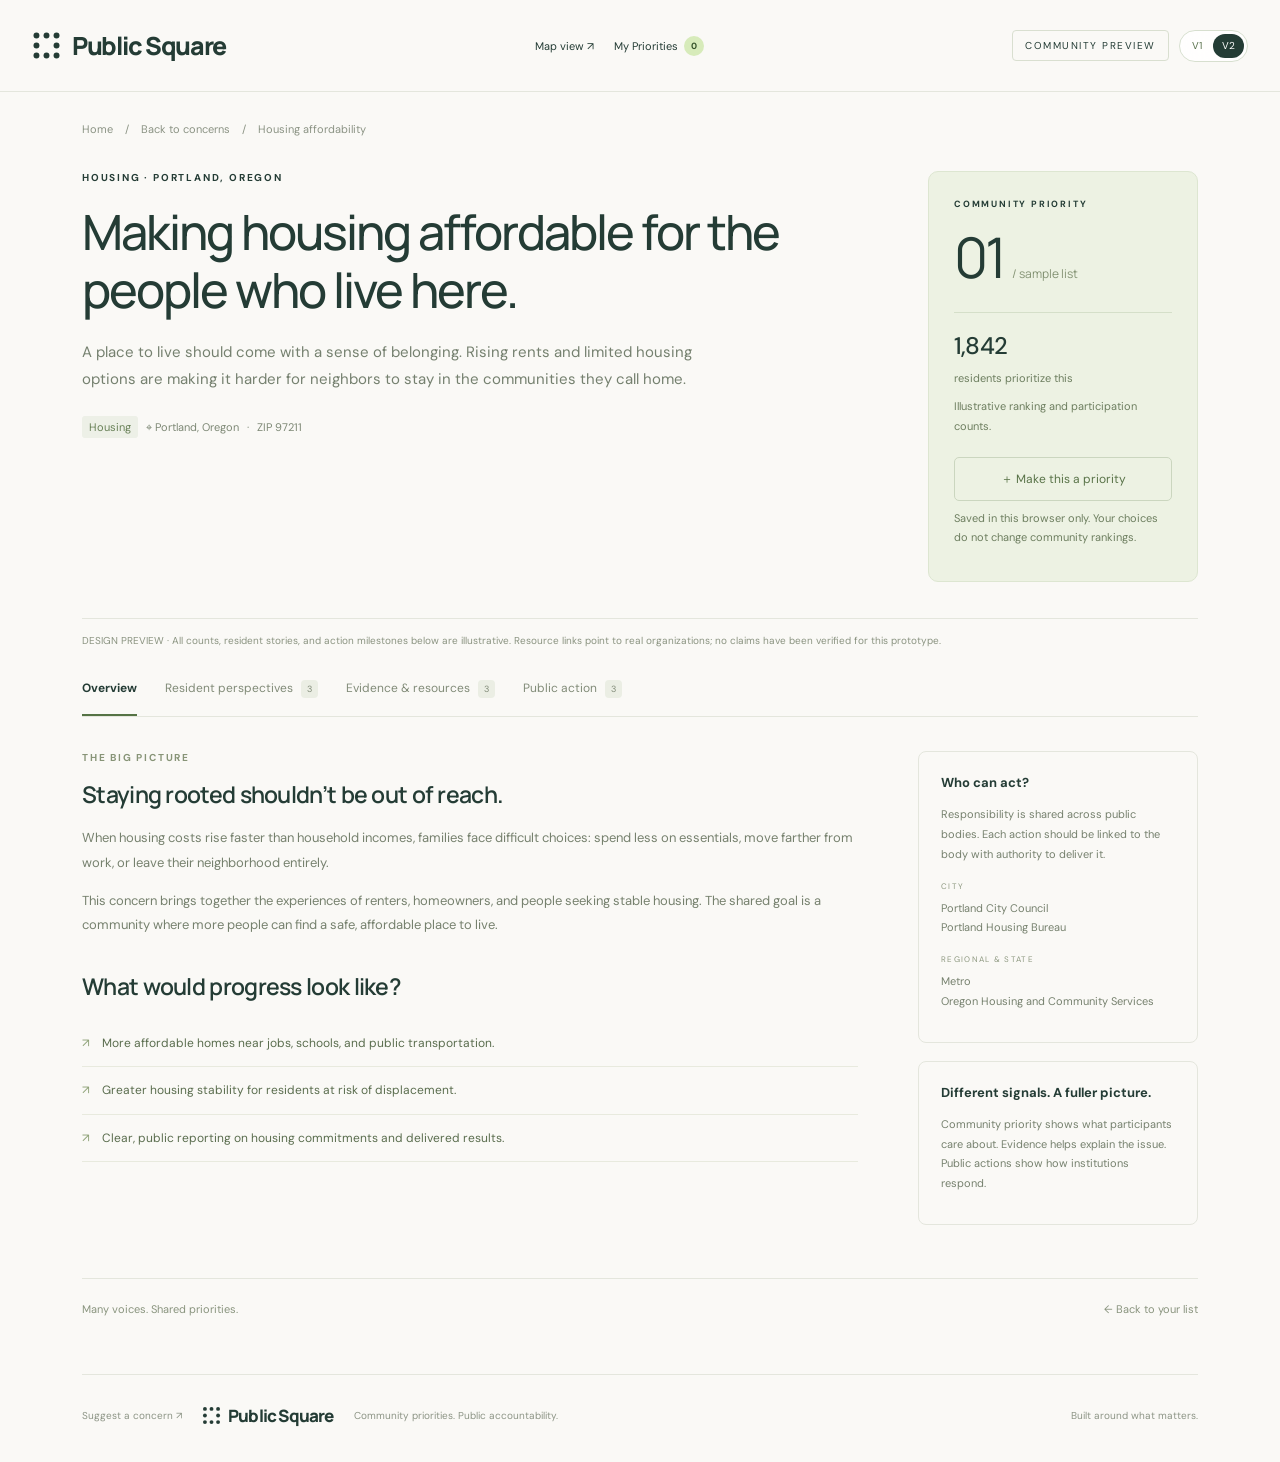
<file: concern.html>
<!doctype html><html lang="en"><head><meta charset="UTF-8"><meta name="viewport" content="width=device-width,initial-scale=1"><title>Housing affordability — Public Square</title><style>
@import url('https://fonts.googleapis.com/css2?family=DM+Sans:wght@400;450;500;550;600;650;700&family=Manrope:wght@400;500;600;650;700;750;800&display=swap');
:root{--paper:#faf9f6;--ink:#243c35;--muted:#7b827a;--line:#e4e6dd;--green:#c9ec8e}*{box-sizing:border-box}body{margin:0;background:var(--paper);color:var(--ink);font-family:'DM Sans',sans-serif;font-size:14px}button,input,select{font:inherit}a{color:inherit;text-decoration:none}.site-header{height:92px;margin:0 5%;display:flex;align-items:center;border-bottom:1px solid var(--line);gap:28px}.brand{font-family:Manrope,sans-serif;font-weight:800;font-size:25px;letter-spacing:-1.3px;display:flex;align-items:center}.brand-mark{font-size:35px;margin-right:10px;line-height:1}.brand-dot{color:#71904b}.header-note{color:var(--muted);font-size:12px}.preview-label{margin-left:auto;font-size:10px;letter-spacing:1.5px;border:1px solid #d9dfd0;padding:8px 12px;border-radius:4px}main{max-width:1160px;margin:auto;padding:0 32px}.intro{position:relative;padding:58px 0 31px;overflow:hidden}.eyebrow{font-size:10px;letter-spacing:1.8px;font-weight:700;display:flex;align-items:center;gap:8px}.eyebrow>span{width:6px;height:6px;border-radius:50%;background:#7e9b55}h1{font-family:Manrope,sans-serif;font-size:70px;line-height:1.12;letter-spacing:-3.8px;font-weight:500;margin:22px 0}h1 em{font-style:normal;background:linear-gradient(transparent 65%,var(--green) 65%,var(--green) 93%,transparent 93%)}.intro p{color:#747d74;font-size:14px;line-height:1.9}.intro-bottom{display:flex;align-items:center;gap:17px;margin-top:30px}.community{font-weight:600;font-size:12px}.community>span{font-size:20px;margin-right:5px}.demo-note{font-size:10px;color:#888f84;border-left:1px solid var(--line);padding-left:17px}.hero-art{position:absolute;right:4px;top:65px;width:410px;height:290px}.art-grid{position:absolute;inset:0;background-image:radial-gradient(#cbd2c1 1px,transparent 1px);background-size:19px 19px;mask-image:linear-gradient(to right,transparent,black 20%,black 80%,transparent)}.art-circle{position:absolute;width:215px;height:215px;border-radius:50%;background:#e7edda;left:110px;top:20px}.art-card{position:absolute;background:#fffefb;border:1px solid #dfe4d5;box-shadow:0 10px 25px #243c3509;border-radius:7px;padding:21px 16px;width:330px;font-size:12px;font-weight:550;display:flex;align-items:center;gap:16px}.art-card>span{font-size:11px;color:#839575}.art-card>b{margin-left:auto;font-size:18px;font-weight:400}.card-one{top:28px;left:15px;transform:rotate(-6deg)}.card-two{top:105px;left:63px;transform:rotate(3deg);background:#e6efce}.card-three{top:182px;left:28px;transform:rotate(-3deg)}.art-caption{position:absolute;bottom:0;left:92px;letter-spacing:1.7px;font-size:8px;color:#929b86}.priorities{border-top:1px solid var(--line);padding-top:34px}.section-heading{display:flex;justify-content:space-between;align-items:end;margin-bottom:24px}h2{font-family:Manrope,sans-serif;font-size:30px;letter-spacing:-1px;margin:8px 0 0;font-weight:600;display:flex;align-items:center;gap:12px}.count{font-family:'DM Sans',sans-serif;font-size:11px;background:#e8eddf;color:#66804f;border-radius:5px;padding:5px 8px;letter-spacing:0}.section-heading p{color:var(--muted);font-size:11px}.filters{display:flex;gap:12px;padding:17px;background:#eeefe8;border:1px solid #e4e7dc;border-radius:9px}.select-wrap{display:flex;flex-direction:column;gap:5px;background:var(--paper);border:1px solid #dfe3d8;border-radius:5px;padding:9px 12px;width:220px}.select-wrap>span{font-size:8px;letter-spacing:1.4px;color:#7e8676;font-weight:700}select{border:0;background:transparent;color:var(--ink);font-size:12px;width:100%;outline-offset:4px}.search-wrap{display:flex;align-items:center;gap:10px;margin-left:auto;border-bottom:1px solid #cdd3c3}.search-wrap>span{font-size:27px;color:#7b8574}input{background:transparent;border:0;min-width:0;width:175px;outline-offset:5px;font-size:12px;padding:12px 0;color:var(--ink)}.reset{border:0;background:none;font-size:10px;color:#7b8273;padding:6px;cursor:pointer}.list-labels{display:flex;justify-content:space-between;padding:24px 22px 12px;font-size:8px;font-weight:600;letter-spacing:1.4px;color:#89917f}.concern{display:flex;align-items:center;gap:22px;border-top:1px solid var(--line);padding:23px 20px;transition:background .15s}.concern:hover{background:#f0f2e9}.rank{font-family:Manrope,sans-serif;font-size:23px;font-weight:500;letter-spacing:-1px;width:32px;color:#a2ac98}.concern:first-child .rank{color:#537344}.concern-main{flex:1;min-width:0}.concern-title{border:0;padding:0;background:none;text-align:left;color:var(--ink);font-family:Manrope,sans-serif;font-size:16px;font-weight:650;letter-spacing:-.3px;cursor:pointer}.concern-title:hover{text-decoration:underline;text-underline-offset:4px}.concern-main p{font-size:12px;color:#7f867b;margin:7px 0 11px;line-height:1.6}.meta{display:flex;align-items:center;gap:12px;color:#87907e;font-size:9px}.tag{background:#edf0e7;padding:4px 7px;border-radius:3px;color:#688057}.priority-count{min-width:100px;text-align:right;font-size:18px;font-weight:500;letter-spacing:-.5px}.priority-count small{display:block;color:#939a8b;font-size:9px;font-weight:400;letter-spacing:0;margin-top:5px}.row-arrow{margin-left:10px;color:#94a087;font-size:20px}.list-footer{border-top:1px solid var(--line);display:flex;justify-content:space-between;padding:17px 0;font-size:10px;color:#8a9381}.invitation{margin:27px 0 42px;display:flex;gap:19px;align-items:center;background:#eaf0df;border-radius:8px;padding:26px 28px}.invitation-icon{font-size:40px;color:#78975b}.invitation h3{font-family:Manrope,sans-serif;font-size:17px;margin:0 0 6px;font-weight:600;letter-spacing:-.4px}.invitation p{font-size:11px;color:#7b8970;margin:0;line-height:1.7}.sample-badge{margin-left:auto;font-size:10px;color:#6a7f58}footer{display:flex;gap:20px;align-items:center;padding:24px 0 30px;border-top:1px solid var(--line);color:#8c9485;font-size:10px}.brand.small{font-size:17px;color:var(--ink);letter-spacing:-.8px}footer>span{margin-left:auto}.empty{padding:50px 20px;text-align:center;color:var(--muted)}dialog{border:1px solid var(--line);border-radius:14px;max-width:560px;width:calc(100% - 32px);padding:34px;background:var(--paper);color:var(--ink);box-shadow:0 20px 90px #14291f33}dialog::backdrop{background:#203c3566;backdrop-filter:blur(3px)}.close{float:right;border:0;background:none;font-size:25px;color:var(--ink);cursor:pointer}dialog h2{font-size:27px;margin:20px 0}dialog p{line-height:1.8;color:#737f6c}dialog .detail-note{font-size:12px;border-top:1px solid var(--line);padding-top:16px}button:focus-visible,a:focus-visible{outline:2px solid #67864c;outline-offset:5px}@media(min-width:1450px){main{max-width:1230px}.intro{padding-top:65px;padding-bottom:40px}}@media(max-width:900px){.hero-art{transform:scale(.75);transform-origin:right center;right:-15px}.intro p{max-width:380px}.header-note{display:none}.search-wrap{width:170px}input{width:130px}.select-wrap{width:180px}.sample-badge{display:none}}@media(max-width:650px){.site-header{height:75px;margin:0 22px}.brand{font-size:22px}.brand-mark{font-size:29px}.preview-label{font-size:7px;padding:7px;letter-spacing:1px}main{padding:0 22px}.intro{padding:36px 0 25px}.hero-art{display:none}h1{font-size:57px;letter-spacing:-3px}.intro p{font-size:13px}.intro-bottom{flex-wrap:wrap;gap:10px}.demo-note{font-size:9px}.section-heading{align-items:start;flex-direction:column;gap:9px}.section-heading p{margin:0}.filters{flex-wrap:wrap;padding:12px;gap:10px}.select-wrap{width:calc(50% - 5px)}.search-wrap{margin:0;flex:1}.search-wrap input{width:100%}.list-labels{padding-left:0;padding-right:0;font-size:7px}.concern{gap:12px;padding:22px 0}.rank{font-size:20px;width:25px}.concern-title{font-size:14px;line-height:1.5}.concern-main p{font-size:11px}.priority-count{font-size:16px;min-width:55px}.priority-count small{font-size:8px}.row-arrow{display:none}.meta{gap:8px;font-size:8px;flex-wrap:wrap}.list-footer>span:last-child{display:none}.invitation{padding:20px 17px;gap:12px}.invitation h3{font-size:15px}.invitation p{font-size:10px}footer{flex-wrap:wrap;gap:8px 15px}footer>span{display:none}footer p{font-size:9px}}

[hidden]{display:none!important}.filters{flex-wrap:wrap;align-items:stretch}.filters .select-wrap{flex:1 1 145px;width:auto;min-width:135px}.filters .search-wrap{flex:1 1 170px}.filters .search-wrap input{width:100%}.select-wrap input{width:100%;padding:0;font-size:12px}.filter-help{font-size:10px;color:var(--muted);line-height:1.6;margin:8px 2px}.filter-help:empty{display:none}.community #community-name{font-size:12px}

html{scroll-behavior:smooth}.landing-hero{min-height:100svh;position:relative;isolation:isolate;display:flex;flex-direction:column;background:#213d30;color:white;padding:0 5% 28px}.hero-photo,.hero-shade{position:absolute;inset:0;width:100%;height:100%;object-fit:cover;z-index:-2}.hero-photo{object-position:65% center}.hero-shade{z-index:-1;background:linear-gradient(90deg,#09251de0 0%,#10281e99 45%,#10281e22 100%),linear-gradient(0deg,#0c261ad9,transparent 60%)}.hero-header{display:flex;align-items:center;gap:30px;padding:28px 0;border-bottom:1px solid #ffffff30}.hero-header .brand{color:#fff}.hero-header .preview-label{border-color:#ffffff60;color:#fff}.hero-nav{font-size:12px;margin-left:auto}.hero-message{flex:1;padding:80px 0 60px;max-width:850px}.hero-message .eyebrow{color:#d4e8bb}.hero-message h1{font-size:clamp(48px,5.8vw,88px);line-height:1.1;letter-spacing:-3px;margin:26px 0}.hero-message h1 em{background:none;color:#d3ef9d}.hero-message p{font-size:16px;line-height:1.8;color:#ecf0e7;max-width:520px}.hero-link{display:inline-flex;gap:28px;align-items:center;font-size:12px;margin-top:22px}.hero-link span{border:1px solid #ffffff80;border-radius:50%;padding:8px 13px;font-size:20px}.hero-filter-panel{background:#faf9f6;color:var(--ink);border-radius:12px;padding:22px 24px;box-shadow:0 8px 45px #0002}.hero-filter-heading{display:flex;align-items:center;justify-content:space-between;gap:16px;margin-bottom:16px}.hero-filter-heading h2{font-size:22px;margin:0;letter-spacing:-.7px}.hero-filter-heading>span{font-size:11px;color:var(--muted)}.hero-filter-panel .filters{padding:0;border:0;background:none;gap:10px}.find-button{background:#d1ed9f;border:0;color:#233d2c;border-radius:5px;padding:16px 20px;font-weight:600;font-size:12px;cursor:pointer;display:flex;align-items:center;justify-content:center;gap:20px}.find-button:hover{background:#c1df8a}.hero-sample{font-size:9px;color:#8a9182;margin:12px 0 0}.hero-filter-panel .reset{display:none}#agenda{padding-top:45px}.priorities{border-top:0}.results-page main{padding-top:28px}.results-page .section-heading{margin-top:25px}.back-link{font-size:12px;color:#637a55}.results-page .filters{margin-top:20px}.results-page .find-button{display:none}.results-page .invitation{display:none}@media(max-width:650px){.landing-hero{padding:0 20px 20px}.hero-header{padding:22px 0;gap:12px}.hero-header .brand{font-size:21px}.hero-nav{display:none}.hero-message{padding:60px 0 45px}.hero-message h1{font-size:49px;letter-spacing:-2px}.hero-message p{font-size:13px}.hero-filter-panel{padding:18px}.hero-filter-heading{display:block}.hero-filter-heading h2{font-size:19px;margin-bottom:7px}.hero-filter-panel .select-wrap{min-width:110px;flex-basis:calc(50% - 5px)}.find-button{flex:1 1 100%}.hero-photo{object-position:60% center}.hero-shade{background:linear-gradient(90deg,#09251de8,#10281e55)}.hero-sample{line-height:1.7}.hero-header .preview-label{margin-left:auto;font-size:7px}.hero-message .eyebrow{font-size:8px}#agenda{padding-top:25px}}


.version-switcher{position:fixed;bottom:18px;right:20px;z-index:50;display:flex;align-items:center;gap:5px;padding:6px;background:#fffffff2;border:1px solid #d7dfcf;border-radius:40px;box-shadow:0 5px 25px #10271d26;font:11px 'DM Sans',sans-serif;color:#263e32;backdrop-filter:blur(12px)}.version-switcher>span{padding:0 9px;color:#7b8774;font-size:9px;letter-spacing:1px}.version-switcher a{display:block;border-radius:30px;padding:9px 13px;color:#58704b}.version-switcher a[aria-current=page]{background:#243c35;color:#fff}.version-switcher a:hover{background:#e7efd9;color:#243c35}@media(max-width:650px){.version-switcher{bottom:12px;right:12px}.version-switcher>span{display:none}footer{padding-bottom:75px}}

/* Compact version control shared by all screens. */
.header-controls{margin-left:auto;display:flex;align-items:center;gap:12px;flex-shrink:0}.header-controls .preview-label{margin-left:0;white-space:nowrap}.version-switcher{position:static;display:inline-flex;align-items:center;gap:2px;padding:3px;border:1px solid #d7dfcf;border-radius:30px;background:#ffffffd9;box-shadow:none;font:10px 'DM Sans',sans-serif;color:#263e32}.version-switcher a{display:block;padding:6px 9px;border-radius:20px;color:#58704b;line-height:1.2}.version-switcher a[aria-current=page]{background:#243c35;color:white}.version-switcher a:hover{background:#e7efd9;color:#243c35}.hero-header .version-switcher{background:#ffffff16;border-color:#ffffff65}.hero-header .version-switcher a{color:#fff}.hero-header .version-switcher a[aria-current=page]{background:#d3ef9d;color:#243c35}.hero-header .hero-nav{margin-left:auto}.hero-header .header-controls{margin-left:0}.landing-hero{padding-bottom:clamp(70px,10svh,120px)}.hero-message{padding-bottom:38px}.hero-filter-panel{margin-top:12px}@media(max-width:650px){.header-controls{gap:7px}.site-header,.hero-header{gap:10px}.site-header .brand,.hero-header .brand{font-size:18px;letter-spacing:-.8px}.site-header .brand-mark{font-size:24px;margin-right:6px}.header-controls .preview-label{font-size:6px;letter-spacing:.6px;padding:7px 5px}.version-switcher a{padding:6px 7px;font-size:9px}.hero-header .header-controls{margin-left:auto}.landing-hero{padding-bottom:48px}.hero-message{padding-top:45px;padding-bottom:30px}footer{padding-bottom:30px}}

.concern-page main{max-width:1180px;padding-top:30px}.breadcrumbs{font-size:11px;color:#8b9384;display:flex;gap:12px;align-items:center;margin-bottom:35px}.breadcrumbs a:hover{text-decoration:underline}.concern-heading{display:grid;grid-template-columns:1fr 270px;gap:65px;padding-bottom:36px}.concern-heading h1{font-size:clamp(33px,3.8vw,51px);line-height:1.2;letter-spacing:-2px;margin:19px 0;max-width:720px}.concern-lead{color:#75806f;font-size:15px;line-height:1.8;max-width:640px}.concern-context{display:flex;gap:8px;align-items:center;font-size:11px;color:#7d8875;margin-top:23px}.rank-card{background:#edf2e3;border:1px solid #dde6d1;border-radius:10px;padding:25px;align-self:start}.rank-card .eyebrow{font-size:9px;line-height:1.6}.rank-number{font-size:56px;letter-spacing:-3px;font-family:Manrope,sans-serif;line-height:1.3;margin:10px 0}.rank-number small{font-size:12px;letter-spacing:0;color:#839273}.rank-card p{color:#6d7e5f;font-size:11px;line-height:1.8;margin:8px 0}.rank-divider{border-top:1px solid #d5dfc9;margin-top:18px;padding-top:17px}.rank-card strong{font-size:24px;font-weight:500;letter-spacing:-.8px}.prototype-note{border-top:1px solid var(--line);padding:13px 0;color:#8a9380;font-size:10px;line-height:1.7}.concern-tabs{display:flex;gap:28px;border-bottom:1px solid var(--line);margin:0 0 34px;overflow-x:auto}.concern-tabs button{padding:18px 0;color:#818b78;border:0;border-bottom:2px solid transparent;background:none;white-space:nowrap;cursor:pointer;font-size:12px}.concern-tabs button[aria-selected=true]{border-color:#557345;color:#243c35;font-weight:700}.concern-tabs small{background:#ebeee4;padding:3px 6px;border-radius:4px;font-size:9px;margin-left:5px}.detail-layout{display:grid;grid-template-columns:1fr 280px;gap:60px}.detail-layout h2,.tab-panel h2{font-size:23px;letter-spacing:-.7px;margin:0 0 16px}.detail-layout p,.tab-panel .body-copy{font-size:13px;line-height:1.9;color:#76816e}.detail-section{margin-bottom:32px}.desired-outcomes{padding:0;list-style:none;margin:18px 0}.desired-outcomes li{display:flex;gap:12px;font-size:12px;color:#5a6d4e;padding:13px 0;border-bottom:1px solid #e8eade;line-height:1.7}.desired-outcomes li:before{content:'↗';color:#8da176}.sidebar-box{border:1px solid var(--line);padding:22px;border-radius:8px;margin-bottom:18px}.sidebar-box h3{font-size:13px;margin:0 0 14px}.sidebar-box p{font-size:11px;margin:8px 0;line-height:1.8}.sidebar-box a{font-size:11px;text-decoration:underline;text-underline-offset:4px;line-height:1.8}.sidebar-label{display:block;font-size:8px;letter-spacing:1.3px;color:#8e9981;margin:16px 0 5px}.perspective-card{border:1px solid var(--line);background:#fffefa;border-radius:9px;padding:24px;margin-bottom:16px}.person{display:flex;align-items:center;gap:10px;font-size:12px}.avatar{width:34px;height:34px;background:#e9eddf;color:#72835e;display:grid;place-items:center;border-radius:50%;font-size:11px}.person small{display:block;color:#94a087;font-size:9px;margin-top:3px}.perspective-card blockquote{font-size:15px;line-height:1.85;margin:18px 0;color:#506246}.perspective-card .tag{font-size:9px}.source-card{display:flex;gap:18px;border-top:1px solid var(--line);padding:23px 0;align-items:start}.source-icon{background:#edf0e6;padding:12px;border-radius:5px;font-size:19px;color:#7a8c64}.source-card h3{font-size:14px;margin:0 0 8px}.source-card p{font-size:12px;line-height:1.8;color:#7b8573;max-width:650px}.source-card a{font-size:11px;text-decoration:underline;text-underline-offset:4px}.source-card small{color:#8b9680;font-size:9px}.timeline{margin:28px 0 40px;padding-left:28px;border-left:1px solid #dbe3cf}.timeline-item{position:relative;padding:0 0 30px 5px}.timeline-item:before{content:'';position:absolute;left:-34px;top:5px;width:9px;height:9px;border-radius:50%;background:#b5ce90;border:2px solid var(--paper)}.timeline-item time{font-size:9px;letter-spacing:1.2px;color:#8c987d}.timeline-item h3{font-size:15px;margin:10px 0}.timeline-item p{font-size:12px;color:#7d8873;line-height:1.8}.status-chip{font-size:9px;background:#edf1e4;color:#6b8155;border-radius:4px;padding:5px 8px;display:inline-block}.tab-panel{min-height:390px}.panel-intro{display:flex;justify-content:space-between;align-items:start;gap:30px}.panel-intro .eyebrow{color:#8d987f;font-size:8px;margin-top:8px}.detail-bottom{margin:35px 0;padding:23px 0;border-top:1px solid var(--line);font-size:11px;color:#89947e;display:flex;justify-content:space-between}.concern-page .site-header{max-width:1350px;margin:auto;padding:0 32px}.concern-page .section-heading{margin:0}@media(max-width:700px){.concern-page main{padding:23px}.concern-page .site-header{padding:0 20px}.concern-heading{grid-template-columns:1fr;gap:20px}.concern-heading h1{font-size:36px;letter-spacing:-1.5px}.rank-card{display:grid;grid-template-columns:1fr 1fr;gap:0 15px;padding:20px}.rank-card .eyebrow{grid-column:1/-1}.rank-number{grid-row:2/4;font-size:44px}.rank-card .rank-divider{margin-top:0;padding-top:6px;border:0}.rank-card>p:last-child{grid-column:1/-1}.detail-layout{grid-template-columns:1fr;gap:10px}.concern-tabs{gap:23px}.concern-tabs button{font-size:11px}.panel-intro{display:block}.panel-intro .eyebrow{margin:0 0 20px}.breadcrumbs{font-size:9px;gap:8px;margin-bottom:26px}.concern-lead{font-size:13px}.detail-bottom{display:block;line-height:1.8}.person{font-size:11px}}
.atlas-link{font-size:11px;white-space:nowrap;margin-left:auto}.hero-header .atlas-link{color:white}.hero-header .hero-nav{display:none}@media(max-width:650px){.atlas-link{font-size:9px}.site-header .header-note{display:none}.header-controls .preview-label{display:none}.hero-header{gap:12px}.header-controls{margin-left:0}}
.brand .square-logo{width:32px;height:32px;flex-shrink:0;margin-right:10px}.brand{white-space:nowrap}.brand.small .square-logo{width:23px;height:23px;margin-right:7px}@media(max-width:650px){.brand .square-logo{width:25px;height:25px;margin-right:7px}.hero-header .brand{font-size:18px}}.brand .square-logo{width:29px;height:29px;margin-right:11px}.brand.small .square-logo{width:19px;height:19px}@media(max-width:650px){.brand .square-logo{width:23px;height:23px;margin-right:8px}.brand.small .square-logo{width:19px;height:19px}}

.priority-button{display:inline-flex;align-items:center;justify-content:center;gap:6px;background:transparent;border:1px solid #cbd6bf;border-radius:5px;padding:8px 11px;color:#597348;font-size:10px;cursor:pointer;margin-top:12px;line-height:1.5}.priority-button:hover{background:#e7efd9}.priority-button.is-priority{background:#d9eac0;border-color:#b3ca95;color:#344f29}.rank-card .priority-button{width:100%;font-size:12px;padding:12px}.priority-nav{white-space:nowrap;font-size:11px;display:flex;align-items:center;gap:6px}.priority-nav b{background:#d7ebba;color:#35522a;font-size:9px;border-radius:15px;padding:4px 6px;min-width:20px;text-align:center}.save-note{font-size:10px;color:#87947b;line-height:1.8}.priority-status{position:fixed;bottom:20px;left:50%;transform:translateX(-50%);background:#263f33;color:white;border-radius:7px;padding:13px 20px;font-size:12px;box-shadow:0 4px 20px #0002;z-index:100;max-width:calc(100% - 32px);width:max-content;pointer-events:none}.priority-status:empty{display:none}.priorities-intro{padding:38px 0 27px}.priorities-intro h1{font-size:45px;letter-spacing:-2px;margin:14px 0}.priorities-intro p{font-size:13px;color:#7b8970;line-height:1.9}.priority-budget{display:flex;align-items:center;gap:14px;padding:20px 24px;background:#eaf0df;border-radius:8px;margin-bottom:25px}.priority-budget strong{font-size:28px;font-weight:500}.priority-budget p{font-size:11px;color:#718462;line-height:1.8;margin:0}.saved-concern{display:flex;align-items:center;gap:20px;padding:25px 0;border-bottom:1px solid var(--line)}.saved-concern>div{flex:1}.saved-concern h2{font-size:18px;letter-spacing:-.5px;margin:12px 0 8px;line-height:1.5}.saved-concern p{font-size:12px;color:#7b8870;line-height:1.8}.remove-priority{border:1px solid #dce2d3;border-radius:5px;padding:10px 12px;background:none;font-size:11px;color:#7e8a72;cursor:pointer}.remove-priority:hover{background:#efece4;color:#654d36}.priority-empty{text-align:center;border:1px dashed #d3ddc8;border-radius:9px;padding:55px 20px;margin:20px 0 55px}.priority-empty>span{font-size:35px;color:#a5b88d}.priority-empty h2{justify-content:center;font-size:25px;margin-top:17px}.priority-empty p{font-size:13px;color:#869479;line-height:1.8}.priority-empty .find-button{display:inline-flex;margin-top:16px}.priorities-page footer{margin-top:45px}.priorities-page .back-link{display:inline-block;margin-top:28px}.hero-header .priority-nav{color:white}.site-header,.hero-header{gap:20px}.header-controls{gap:10px}@media(max-width:800px){.priority-nav{font-size:9px;gap:4px}.header-controls .preview-label{display:none}.site-header,.hero-header{gap:12px}.header-note{display:none}}@media(max-width:450px){.brand{font-size:17px!important;letter-spacing:-.6px!important}.brand .square-logo{width:21px!important;height:21px!important;margin-right:6px!important}.site-header,.hero-header{gap:9px}.priority-nav{font-size:8px}.atlas-link{font-size:8px}.header-controls{gap:3px}.version-switcher a{font-size:8px;padding:5px}.priorities-intro h1{font-size:35px}.saved-concern{align-items:start}.saved-concern h2{font-size:15px}.remove-priority{padding:8px;font-size:10px}.priority-budget{padding:16px}}
</style></head><body class="concern-page"><header class="site-header"><a class="brand" href="./"><svg class="square-logo" aria-hidden="true" viewBox="7 7 26 26" fill="none"><circle cx="11" cy="11" r="2.65" fill="currentColor"/><circle cx="20" cy="11" r="2.65" fill="currentColor"/><circle cx="29" cy="11" r="2.65" fill="currentColor"/><circle cx="11" cy="20" r="2.65" fill="currentColor"/><circle cx="29" cy="20" r="2.65" fill="currentColor"/><circle cx="11" cy="29" r="2.65" fill="currentColor"/><circle cx="20" cy="29" r="2.65" fill="currentColor"/><circle cx="29" cy="29" r="2.65" fill="currentColor"/></svg>Public Square</a><a class="atlas-link" href="map.html">Map view ↗</a><a class="priority-nav" href="priorities.html">My Priorities <b data-priority-count>0</b></a><div class="header-controls"><span class="preview-label">COMMUNITY PREVIEW</span><nav class="version-switcher" aria-label="Design version"><a href="v1.html" title="V1: Original design" >V1</a><a href="index.html" title="V2: Community design" aria-current="page">V2</a></nav></div></header>
<main><nav class="breadcrumbs" aria-label="Breadcrumb"><a href="./">Home</a><span>/</span><a href="results.html?level=city&state=Oregon&city=Portland">Portland priorities</a><span>/</span><span>Housing affordability</span></nav>
<section class="concern-heading"><div><div class="eyebrow">HOUSING · PORTLAND, OREGON</div><h1>Making housing affordable for the people who live here.</h1><p class="concern-lead">A place to live should come with a sense of belonging. Rising rents and limited housing options are making it harder for neighbors to stay in the communities they call home.</p><div class="concern-context"><span class="tag">Housing</span><span>⌖ Portland, Oregon</span><span>·</span><span>ZIP 97211</span></div></div><aside class="rank-card"><div class="eyebrow">COMMUNITY PRIORITY</div><div class="rank-number">01 <small>/ sample list</small></div><div class="rank-divider"><strong>1,842</strong><p>residents prioritize this</p></div><p>Illustrative ranking and participation counts.</p><button class="priority-button" data-priority="concern-1" aria-pressed="false">＋ Make this a priority</button><p class="save-note" data-save-note></p></aside></section>
<div class="prototype-note">DESIGN PREVIEW · All counts, resident stories, and action milestones below are illustrative. Resource links point to real organizations; no claims have been verified for this prototype.</div>
<div class="concern-tabs" role="tablist" aria-label="Explore this concern"><button id="tab-overview" role="tab" aria-selected="true" aria-controls="panel-overview" tabindex="0">Overview</button><button id="tab-perspectives" role="tab" aria-selected="false" aria-controls="panel-perspectives" tabindex="-1">Resident perspectives <small>3</small></button><button id="tab-evidence" role="tab" aria-selected="false" aria-controls="panel-evidence" tabindex="-1">Evidence & resources <small>3</small></button><button id="tab-actions" role="tab" aria-selected="false" aria-controls="panel-actions" tabindex="-1">Public action <small>3</small></button></div>
<section id="panel-overview" class="tab-panel" role="tabpanel" aria-labelledby="tab-overview" tabindex="0"><div class="detail-layout"><div><div class="detail-section"><div class="eyebrow" style="color:#879477;margin-bottom:14px">THE BIG PICTURE</div><h2>Staying rooted shouldn’t be out of reach.</h2><p>When housing costs rise faster than household incomes, families face difficult choices: spend less on essentials, move farther from work, or leave their neighborhood entirely.</p><p>This concern brings together the experiences of renters, homeowners, and people seeking stable housing. The shared goal is a community where more people can find a safe, affordable place to live.</p></div><div class="detail-section"><h2>What would progress look like?</h2><ul class="desired-outcomes"><li>More affordable homes near jobs, schools, and public transportation.</li><li>Greater housing stability for residents at risk of displacement.</li><li>Clear, public reporting on housing commitments and delivered results.</li></ul></div></div><aside><div class="sidebar-box"><h3>Who can act?</h3><p>Responsibility is shared across public bodies. Each action should be linked to the body with authority to deliver it.</p><span class="sidebar-label">CITY</span><p>Portland City Council<br>Portland Housing Bureau</p><span class="sidebar-label">REGIONAL & STATE</span><p>Metro<br>Oregon Housing and Community Services</p></div><div class="sidebar-box"><h3>Different signals. A fuller picture.</h3><p>Community priority shows what participants care about. Evidence helps explain the issue. Public actions show how institutions respond.</p></div></aside></div></section>
<section id="panel-perspectives" class="tab-panel" role="tabpanel" aria-labelledby="tab-perspectives" tabindex="0" hidden><div class="panel-intro"><div><h2>The people behind the priority.</h2><p class="body-copy">Personal experiences add context that numbers alone can’t capture.</p></div><span class="eyebrow">FICTIONAL STORIES FOR DESIGN ONLY</span></div><article class="perspective-card"><div class="person"><span class="avatar">AN</span><div>A neighbor renting in Portland<small>Illustrative resident perspective</small></div></div><blockquote>“I want to stay near my kids’ school and the neighbors we know. Every time our lease comes up, I wonder whether we’ll be able to.”</blockquote><span class="tag">Housing stability</span></article><article class="perspective-card"><div class="person"><span class="avatar">LW</span><div>A local worker<small>Illustrative resident perspective</small></div></div><blockquote>“A lower rent can mean a much longer commute. I’d like more options close to the places where people work.”</blockquote><span class="tag">Access to opportunity</span></article><article class="perspective-card"><div class="person"><span class="avatar">LN</span><div>A longtime neighbor<small>Illustrative resident perspective</small></div></div><blockquote>“We need more homes, and we need to help the people who are already here. I want to understand how proposed changes do both.”</blockquote><span class="tag">Neighborhood change</span></article></section>
<section id="panel-evidence" class="tab-panel" role="tabpanel" aria-labelledby="tab-evidence" tabindex="0" hidden><div class="panel-intro"><div><h2>A starting point for understanding.</h2><p class="body-copy">Explore primary resources. These links are starting points, not evidence for the illustrative counts on this page.</p></div><span class="eyebrow">PRIMARY RESOURCE DIRECTORY</span></div><article class="source-card"><span class="source-icon" aria-hidden="true">▤</span><div><small>LOCAL GOVERNMENT</small><h3>Portland Housing Bureau</h3><p>Explore city housing programs, policies, and reporting. Specific findings would be linked and reviewed before appearing as evidence.</p><a href="https://www.portland.gov/phb" target="_blank" rel="noopener noreferrer">Visit the Housing Bureau ↗</a></div></article><article class="source-card"><span class="source-icon" aria-hidden="true">▦</span><div><small>FEDERAL DATA</small><h3>U.S. Census Bureau · Data Explorer</h3><p>Look up housing costs, household income, and tenure by geography. A future evidence record would include the dataset, year, geography, and limitations.</p><a href="https://data.census.gov/" target="_blank" rel="noopener noreferrer">Explore Census data ↗</a></div></article><article class="source-card"><span class="source-icon" aria-hidden="true">↗</span><div><small>STATE GOVERNMENT</small><h3>Oregon Housing and Community Services</h3><p>Find information about statewide housing programs and resources.</p><a href="https://www.oregon.gov/ohcs/" target="_blank" rel="noopener noreferrer">Visit Oregon housing resources ↗</a></div></article></section>
<section id="panel-actions" class="tab-panel" role="tabpanel" aria-labelledby="tab-actions" tabindex="0" hidden><div class="panel-intro"><div><h2>From shared priorities to public action.</h2><p class="body-copy">Follow proposals, decisions, and delivery separately. Each real milestone will need a dated primary source.</p></div><span class="eyebrow">ILLUSTRATIVE TIMELINE · NOT ACTUAL EVENTS</span></div><div class="timeline"><article class="timeline-item"><time>EXAMPLE MILESTONE 01</time><h3>A housing proposal enters public review</h3><p>A proposed program is published for community input. A real entry would name its sponsor and link to the proposal.</p><span class="status-chip">Proposed · Example</span></article><article class="timeline-item"><time>EXAMPLE MILESTONE 02</time><h3>Funding is considered</h3><p>A budget decision is tracked separately from the proposal. Approval alone would not be recorded as completed housing.</p><span class="status-chip">Decision pending · Example</span></article><article class="timeline-item"><time>EXAMPLE MILESTONE 03</time><h3>Delivery is measured against the commitment</h3><p>Completed homes and access outcomes would be compared with published targets, with delays and missing information visible.</p><span class="status-chip">Awaiting evidence · Example</span></article></div></section>
<div class="detail-bottom"><span>Many voices. Shared priorities.</span><a href="results.html?level=city&state=Oregon&city=Portland">← Explore more Portland concerns</a></div>
<footer><a href="suggest.html">Suggest a concern ↗</a><a class="brand small" href="./"><svg class="square-logo" aria-hidden="true" viewBox="7 7 26 26" fill="none"><circle cx="11" cy="11" r="2.65" fill="currentColor"/><circle cx="20" cy="11" r="2.65" fill="currentColor"/><circle cx="29" cy="11" r="2.65" fill="currentColor"/><circle cx="11" cy="20" r="2.65" fill="currentColor"/><circle cx="29" cy="20" r="2.65" fill="currentColor"/><circle cx="11" cy="29" r="2.65" fill="currentColor"/><circle cx="20" cy="29" r="2.65" fill="currentColor"/><circle cx="29" cy="29" r="2.65" fill="currentColor"/></svg>Public Square</a><p>Community priorities. Public accountability.</p><span>Built around what matters.</span></footer></main>
<script>const concernDetails={"concern-2": {"title": "Safer streets for walking and biking", "description": "Everyone deserves a safe way to get to school, work, and back home.", "topic": "Transportation", "state": "Oregon", "city": "Portland", "zip": "97214", "priorities": 1567, "comments": 96, "sources": 18, "id": "concern-2", "headline": "Safer journeys, every day.", "overview": "Street design shapes whether people feel safe walking, rolling, or biking. Residents want crossings, speeds, and connections that work for everyday trips.", "outcomes": ["Safer crossings near schools and busy destinations.", "Connected routes for people walking, rolling, and biking.", "Public reporting on street improvements and safety outcomes."], "bodies": ["Portland Bureau of Transportation", "Oregon Department of Transportation"], "links": ["https://www.portland.gov/transportation", "https://www.oregon.gov/odot/"], "stories": ["\u201cGetting across a busy road should not be the hardest part of walking to school.\u201d", "\u201cA bike lane is most useful when it connects safely to the next one.\u201d", "\u201cI want crossings that work for people who need more time.\u201d"], "tags": ["School journeys", "Connected routes", "Accessible streets"], "milestones": ["A dangerous crossing is identified for review", "A street improvement proposal is considered", "Completed changes are evaluated for safer journeys"]}, "concern-3": {"title": "More support for neighbors experiencing homelessness", "description": "Building a compassionate, lasting response with shelter, services, and housing.", "topic": "Community care", "state": "Washington", "city": "Seattle", "zip": "98101", "priorities": 1439, "comments": 112, "sources": 31, "id": "concern-3", "headline": "Stability starts with a place to belong.", "overview": "Neighbors experiencing homelessness need pathways to stable housing alongside accessible services. Residents want a compassionate response with clear responsibilities and measurable follow-through.", "outcomes": ["More accessible shelter and routes into permanent housing.", "Coordinated outreach, healthcare, and practical support.", "Transparent reporting on housing stability over time."], "bodies": ["Seattle Human Services Department", "King County Regional Homelessness Authority"], "links": ["https://www.seattle.gov/human-services", "https://kcrha.org/"], "stories": ["\u201cFinding help should not mean starting over with a different office every time.\u201d", "\u201cA safe place tonight matters, and so does a stable home afterward.\u201d", "\u201cI want to understand which services are available and where the gaps are.\u201d"], "tags": ["Coordinated support", "Long-term stability", "Service access"], "milestones": ["A service gap is documented", "A coordinated response is proposed", "Housing stability outcomes are reviewed"]}, "concern-4": {"title": "Reliable public transit that connects our neighborhoods", "description": "Frequent service and better connections make everyday trips easier for everyone.", "topic": "Transportation", "state": "Washington", "city": "Seattle", "zip": "98103", "priorities": 1216, "comments": 74, "sources": 16, "id": "concern-4", "headline": "A dependable connection to everyday life.", "overview": "Transit connects residents to work, school, healthcare, and each other. Unreliable trips and missing connections can turn a short journey into a daily obstacle.", "outcomes": ["Frequent and dependable routes throughout the day.", "Accessible stops and simpler connections between services.", "Clear reporting on reliability and neighborhood access."], "bodies": ["King County Metro", "Sound Transit"], "links": ["https://kingcounty.gov/en/dept/metro", "https://www.soundtransit.org/"], "stories": ["\u201cI build extra time into every trip because I cannot afford to miss a connection.\u201d", "\u201cEvening service matters to people who do not work nine to five.\u201d", "\u201cA nearby stop is only useful if I can reach it safely.\u201d"], "tags": ["Reliability", "Service hours", "Accessible stops"], "milestones": ["A route reliability problem is documented", "A service adjustment enters review", "On-time performance is tracked after changes"]}, "concern-5": {"title": "Parks and public spaces that feel welcoming to everyone", "description": "Clean, accessible places to play, gather, and spend time outside.", "topic": "Public spaces", "state": "Oregon", "city": "Eugene", "zip": "97401", "priorities": 1084, "comments": 63, "sources": 12, "id": "concern-5", "headline": "Room to gather. Space to belong.", "overview": "Parks and shared spaces support play, rest, and connection. Residents want welcoming places that are cared for and accessible to people of different ages and abilities.", "outcomes": ["Accessible paths, facilities, and play spaces.", "Consistent maintenance and responsive repairs.", "Fair access to green space across neighborhoods."], "bodies": ["Eugene Parks and Open Space", "Eugene Recreation"], "links": ["https://www.eugene-or.gov/185/Parks-and-Open-Space", "https://www.eugene-or.gov/132/Recreation"], "stories": ["\u201cOur park is where we meet neighbors. Keeping it welcoming makes a difference.\u201d", "\u201cAn accessible path lets more of our family enjoy the same space.\u201d", "\u201cI would like to know when reported maintenance problems will be addressed.\u201d"], "tags": ["Community connection", "Access for everyone", "Maintenance"], "milestones": ["A park accessibility need is recorded", "An improvement plan is considered", "Completed work is reviewed with park users"]}, "concern-6": {"title": "Keeping our local businesses and main streets thriving", "description": "Supporting the neighborhood places that bring jobs, character, and connection.", "topic": "Community care", "state": "California", "city": "Sacramento", "zip": "95814", "priorities": 967, "comments": 58, "sources": 9, "id": "concern-6", "headline": "Neighborhood places worth investing in.", "overview": "Local businesses bring services, jobs, and gathering places to a neighborhood. Residents want thriving main streets where independent businesses can serve their communities over time.", "outcomes": ["Practical support for local and independent businesses.", "Welcoming, accessible neighborhood commercial streets.", "Transparent evaluation of business support programs."], "bodies": ["City of Sacramento", "U.S. Small Business Administration"], "links": ["https://www.cityofsacramento.gov/", "https://www.sba.gov/"], "stories": ["\u201cThe shops we walk to are part of what makes this feel like home.\u201d", "\u201cRunning a small business means balancing rising costs with what neighbors can afford.\u201d", "\u201cGood access by foot, transit, and car helps more people reach local shops.\u201d"], "tags": ["Neighborhood identity", "Business stability", "Access"], "milestones": ["Main street challenges are documented", "A local business support program is proposed", "Program reach and neighborhood outcomes are reviewed"]}, "concern-7": {"title": "Cleaner rivers and a healthier urban environment", "description": "Protecting our waterways, expanding tree cover, and preparing for hotter summers.", "topic": "Environment", "state": "California", "city": "San Francisco", "zip": "94103", "priorities": 852, "comments": 41, "sources": 22, "id": "concern-7", "headline": "A healthier environment, close to home.", "overview": "Water quality, urban trees, and heat affect daily life across neighborhoods. Residents want environmental improvements that protect shared resources and reach the places most in need.", "outcomes": ["Cleaner waterways and transparent environmental monitoring.", "More shade and tree cover where heat exposure is highest.", "Visible progress on neighborhood environmental commitments."], "bodies": ["San Francisco Environment Department", "U.S. Environmental Protection Agency"], "links": ["https://www.sfenvironment.org/", "https://www.epa.gov/"], "stories": ["\u201cMore shade would make summer walks much easier in our neighborhood.\u201d", "\u201cI want clear information about the health of our local waterways.\u201d", "\u201cPlanting trees matters, but caring for them afterward matters too.\u201d"], "tags": ["Heat resilience", "Water quality", "Long-term care"], "milestones": ["A neighborhood environmental need is identified", "A restoration or tree canopy plan is considered", "Monitoring results and completed work are published"]}, "concern-8": {"title": "More affordable childcare for working families", "description": "Helping families find dependable care close to where they live and work.", "topic": "Community care", "state": "California", "city": "Sacramento", "zip": "95816", "priorities": 731, "comments": 49, "sources": 11, "id": "concern-8", "headline": "Care that helps families thrive.", "overview": "Accessible childcare helps parents work and children learn. Families want dependable care that fits their schedules, budgets, and neighborhoods.", "outcomes": ["More affordable childcare options near families and workplaces.", "Support for a stable, qualified childcare workforce.", "Clear information about availability and assistance."], "bodies": ["California Department of Social Services \u00b7 Child Care", "ChildCare.gov"], "links": ["https://www.cdss.ca.gov/inforesources/child-care-and-development", "https://childcare.gov/"], "stories": ["\u201cFinding care that fits our work hours has been harder than we expected.\u201d", "\u201cCost is one part of the challenge. Knowing there is a dependable place matters too.\u201d", "\u201cProviders need support as well if we want more stable care options.\u201d"], "tags": ["Work schedules", "Affordability", "Provider stability"], "milestones": ["A childcare availability gap is documented", "A support or capacity program enters review", "Access and affordability outcomes are evaluated"]}};
const concernQuery=new URLSearchParams(location.search);
const concernId=concernQuery.get('id')||'concern-1';
const currentConcern=concernDetails[concernId];
const escapeText=value=>String(value).replace(/[&<>"']/g,char=>({'&':'&amp;','<':'&lt;','>':'&gt;','"':'&quot;',"'":'&#39;'}[char]));
if(currentConcern){
 const c=currentConcern;document.title=`${c.title} — Public Square`;
 document.querySelector('.concern-heading h1').textContent=c.title;
 document.querySelector('.concern-heading .eyebrow').textContent=`${c.topic} · ${c.city}, ${c.state}`;
 document.querySelector('.concern-lead').textContent=c.description;
 document.querySelector('.concern-context').innerHTML=`<span class="tag">${c.topic}</span><span>⌖ ${c.city}, ${c.state}</span><span>·</span><span>ZIP ${c.zip}</span>`;
 document.querySelector('.rank-number').innerHTML=`${String(Number(c.id.split('-')[1])).padStart(2,'0')} <small>/ sample list</small>`;
 document.querySelector('.rank-divider strong').textContent=c.priorities.toLocaleString('en-US');
 document.querySelector('.rank-card [data-priority]').dataset.priority=c.id;
 document.querySelector('.breadcrumbs>span:last-child').textContent=c.topic;
 document.querySelector('#panel-overview').innerHTML=`<div class="detail-layout"><div><div class="detail-section"><div class="eyebrow" style="margin-bottom:14px">THE BIG PICTURE</div><h2>${c.headline}</h2><p>${c.overview}</p><p>This prototype brings together personal experiences, resource links, and an illustrative action timeline. The examples show how a community could track this concern; they are not verified local findings.</p></div><div class="detail-section"><h2>What would progress look like?</h2><ul class="desired-outcomes">${c.outcomes.map(o=>`<li>${o}</li>`).join('')}</ul></div></div><aside><div class="sidebar-box"><h3>Who can act?</h3><p>Potential organizations to research for this concern. Authority depends on the specific proposal.</p>${c.bodies.map(b=>`<p>${b}</p>`).join('')}</div><div class="sidebar-box"><h3>Different signals. A fuller picture.</h3><p>Priority reflects what participants care about. Evidence explains the issue. Public actions show institutional response.</p></div></aside></div>`;
 document.querySelector('#panel-perspectives').innerHTML=`<div class="panel-intro"><div><h2>The people behind the priority.</h2><p class="body-copy">Personal experiences add context that numbers alone can’t capture.</p></div><span class="eyebrow">FICTIONAL STORIES FOR DESIGN ONLY</span></div>${c.stories.map((story,i)=>`<article class="perspective-card"><div class="person"><span class="avatar">${i+1}</span><div>A community perspective<small>Illustrative story · ${c.city}</small></div></div><blockquote>${story}</blockquote><span class="tag">${c.tags[i]}</span></article>`).join('')}`;
 document.querySelector('#panel-evidence').innerHTML=`<div class="panel-intro"><div><h2>A starting point for understanding.</h2><p class="body-copy">These primary resource directories are starting points, not evidence for the sample counts.</p></div><span class="eyebrow">RESOURCE DIRECTORY</span></div>${c.bodies.map((body,i)=>`<article class="source-card"><span class="source-icon" aria-hidden="true">▤</span><div><small>PUBLIC RESOURCE</small><h3>${body}</h3><p>Explore programs, reports, and responsibilities related to ${c.topic.toLowerCase()}. Specific findings will need dated sources and review.</p><a href="${c.links[i]}" target="_blank" rel="noopener noreferrer">Explore resources ↗</a></div></article>`).join('')}`;
 document.querySelector('#tab-evidence small').textContent=c.links.length;
 document.querySelector('#panel-actions').innerHTML=`<div class="panel-intro"><div><h2>From shared priorities to public action.</h2><p class="body-copy">Track proposals, decisions, and delivery separately. Real entries will need a dated primary source.</p></div><span class="eyebrow">ILLUSTRATIVE TIMELINE · NOT ACTUAL EVENTS</span></div><div class="timeline">${c.milestones.map((milestone,i)=>`<article class="timeline-item"><time>EXAMPLE MILESTONE ${String(i+1).padStart(2,'0')}</time><h3>${milestone}</h3><p>${['A real record would identify the need, responsible body, and supporting source.','A real record would link the proposal, decision process, and opportunities for public input.','A real record would compare documented outcomes against the original commitment.'][i]}</p><span class="status-chip">${['Identified','Under review','Awaiting evidence'][i]} · Example</span></article>`).join('')}</div>`;
}else if(concernId!=='concern-1'){
 document.querySelector('main').innerHTML='<section class="priorities-intro"><h1>Concern not found</h1><p>This example is not available.</p><a class="find-button" href="results.html">Explore concerns ↗</a></section>';
}
let back='results.html';
const candidate=concernQuery.get('back');
if(candidate){try{const parsed=new URL(candidate,location.href);if(parsed.origin===location.origin&&['index.html','v1.html','results.html','priorities.html','map.html'].some(name=>parsed.pathname===new URL(name,location.href).pathname))back=parsed.pathname.split('/').pop()+parsed.search+parsed.hash;}catch{}}
if(currentConcern||concernId==='concern-1'){
 document.querySelector('.breadcrumbs a:nth-of-type(2)').href=back;
 document.querySelector('.breadcrumbs a:nth-of-type(2)').textContent='Back to concerns';
 const bottom=document.querySelector('.detail-bottom a');bottom.href=back;bottom.textContent='← Back to your list';
}
</script><script>const tabs=[...document.querySelectorAll('[role="tab"]')];
function activate(tab){tabs.forEach(t=>{const selected=t===tab;t.setAttribute('aria-selected',String(selected));t.tabIndex=selected?0:-1;document.getElementById(t.getAttribute('aria-controls')).hidden=!selected;});history.replaceState(null,'',`#${tab.id.replace('tab-','')}`);}
tabs.forEach((tab,index)=>{tab.addEventListener('click',()=>activate(tab));tab.addEventListener('keydown',e=>{let next;if(e.key==='ArrowRight')next=(index+1)%tabs.length;if(e.key==='ArrowLeft')next=(index+tabs.length-1)%tabs.length;if(e.key==='Home')next=0;if(e.key==='End')next=tabs.length-1;if(next!==undefined){e.preventDefault();activate(tabs[next]);tabs[next].focus();}});});
const requested=tabs.find(t=>`#${t.id.replace('tab-','')}`===location.hash);if(requested)activate(requested);
</script><div id="priority-announcement" class="priority-status" role="status" aria-live="polite" aria-atomic="true"></div><script>function createPriorityStore(storage,validIds){
 const key='public-square-priorities-v1',allowed=new Set(validIds);let saved=[],persistent=true;
 try{const raw=JSON.parse(storage.getItem(key)||'[]');if(Array.isArray(raw))saved=[...new Set(raw.filter(id=>allowed.has(id)))].slice(0,10);}catch{persistent=false;}
 return {get ids(){return [...saved]},get persistent(){return persistent},has(id){return saved.includes(id)},toggle(id){if(!allowed.has(id))return 'invalid';const previous=[...saved];if(saved.includes(id))saved=saved.filter(x=>x!==id);else{if(saved.length>=10)return 'limit';saved.push(id)}try{storage.setItem(key,JSON.stringify(saved));persistent=true;}catch{persistent=false;}return previous.includes(id)?'removed':'added';},reload(){try{const raw=JSON.parse(storage.getItem(key)||'[]');saved=Array.isArray(raw)?[...new Set(raw.filter(id=>allowed.has(id)))].slice(0,10):[];}catch{persistent=false;}}};
}

const priorityCatalog=[{"title": "Making housing affordable for the people who live here", "description": "Rising rents and limited housing options are pushing longtime neighbors out.", "topic": "Housing", "state": "Oregon", "city": "Portland", "zip": "97211", "priorities": 1842, "comments": 128, "sources": 24, "id": "concern-1"}, {"title": "Safer streets for walking and biking", "description": "Everyone deserves a safe way to get to school, work, and back home.", "topic": "Transportation", "state": "Oregon", "city": "Portland", "zip": "97214", "priorities": 1567, "comments": 96, "sources": 18, "id": "concern-2"}, {"title": "More support for neighbors experiencing homelessness", "description": "Building a compassionate, lasting response with shelter, services, and housing.", "topic": "Community care", "state": "Washington", "city": "Seattle", "zip": "98101", "priorities": 1439, "comments": 112, "sources": 31, "id": "concern-3"}, {"title": "Reliable public transit that connects our neighborhoods", "description": "Frequent service and better connections make everyday trips easier for everyone.", "topic": "Transportation", "state": "Washington", "city": "Seattle", "zip": "98103", "priorities": 1216, "comments": 74, "sources": 16, "id": "concern-4"}, {"title": "Parks and public spaces that feel welcoming to everyone", "description": "Clean, accessible places to play, gather, and spend time outside.", "topic": "Public spaces", "state": "Oregon", "city": "Eugene", "zip": "97401", "priorities": 1084, "comments": 63, "sources": 12, "id": "concern-5"}, {"title": "Keeping our local businesses and main streets thriving", "description": "Supporting the neighborhood places that bring jobs, character, and connection.", "topic": "Community care", "state": "California", "city": "Sacramento", "zip": "95814", "priorities": 967, "comments": 58, "sources": 9, "id": "concern-6"}, {"title": "Cleaner rivers and a healthier urban environment", "description": "Protecting our waterways, expanding tree cover, and preparing for hotter summers.", "topic": "Environment", "state": "California", "city": "San Francisco", "zip": "94103", "priorities": 852, "comments": 41, "sources": 22, "id": "concern-7"}, {"title": "More affordable childcare for working families", "description": "Helping families find dependable care close to where they live and work.", "topic": "Community care", "state": "California", "city": "Sacramento", "zip": "95816", "priorities": 731, "comments": 49, "sources": 11, "id": "concern-8"}];
let priorityStorage;try{priorityStorage=window.localStorage;}catch{priorityStorage={getItem(){throw Error('Unavailable')},setItem(){throw Error('Unavailable')}}}
const priorityStore=createPriorityStore(priorityStorage,priorityCatalog.map(c=>c.id));
function syncPriorityUI(){
 document.querySelectorAll('[data-priority]').forEach(button=>{const selected=priorityStore.has(button.dataset.priority);button.setAttribute('aria-pressed',String(selected));button.classList.toggle('is-priority',selected);button.textContent=selected?'✓ My priority':'＋ Make this a priority';});
 document.querySelectorAll('[data-priority-count]').forEach(el=>el.textContent=priorityStore.ids.length);
 document.querySelectorAll('[data-save-note]').forEach(el=>el.textContent=priorityStore.persistent?'Saved in this browser only. Your choices do not change community rankings.':'Browser storage is unavailable. Choices last only while this page stays open.');
 const target=document.querySelector('#my-priority-list');
 if(target){const choices=priorityCatalog.filter(c=>priorityStore.has(c.id));target.innerHTML=choices.length?choices.map(c=>`<article class="saved-concern"><div><span class="tag">${c.topic}</span><h2><a href="concern.html?id=${c.id}&amp;back=priorities.html">${c.title} ↗</a></h2><p>${c.city}, ${c.state} · ${c.description}</p></div><button class="remove-priority" data-remove-priority="${c.id}" aria-label="Remove ${c.title} from my priorities">Remove ×</button></article>`).join(''):'<div class="priority-empty"><span aria-hidden="true">＋</span><h2>What matters most to you?</h2><p>Choose up to 10 concerns to start your personal priority list.</p><a class="find-button" href="results.html">Explore concerns ↗</a></div>';}
}
function announcePriority(message){document.querySelector('#priority-announcement').textContent=message;}
document.addEventListener('click',event=>{const button=event.target.closest('[data-priority], [data-remove-priority]');if(!button)return;const id=button.dataset.priority||button.dataset.removePriority;const next=button.matches('[data-remove-priority]')?button.closest('article').nextElementSibling?.querySelector('button'):null;const result=priorityStore.toggle(id);syncPriorityUI();announcePriority(result==='limit'?'You have 10 priorities. Remove one in My Priorities before adding another.':result==='added'?`Added to your priorities. ${priorityStore.ids.length} of 10 selected.`:`Removed from your priorities. ${priorityStore.ids.length} of 10 selected.`);if(button.dataset.removePriority){if(next&&next.isConnected)next.focus();else document.querySelector('#priorities-heading')?.focus();}});
window.addEventListener('storage',event=>{if(event.key==='public-square-priorities-v1'||event.key===null){priorityStore.reload();syncPriorityUI();}});
syncPriorityUI();
</script></body></html>
</file>
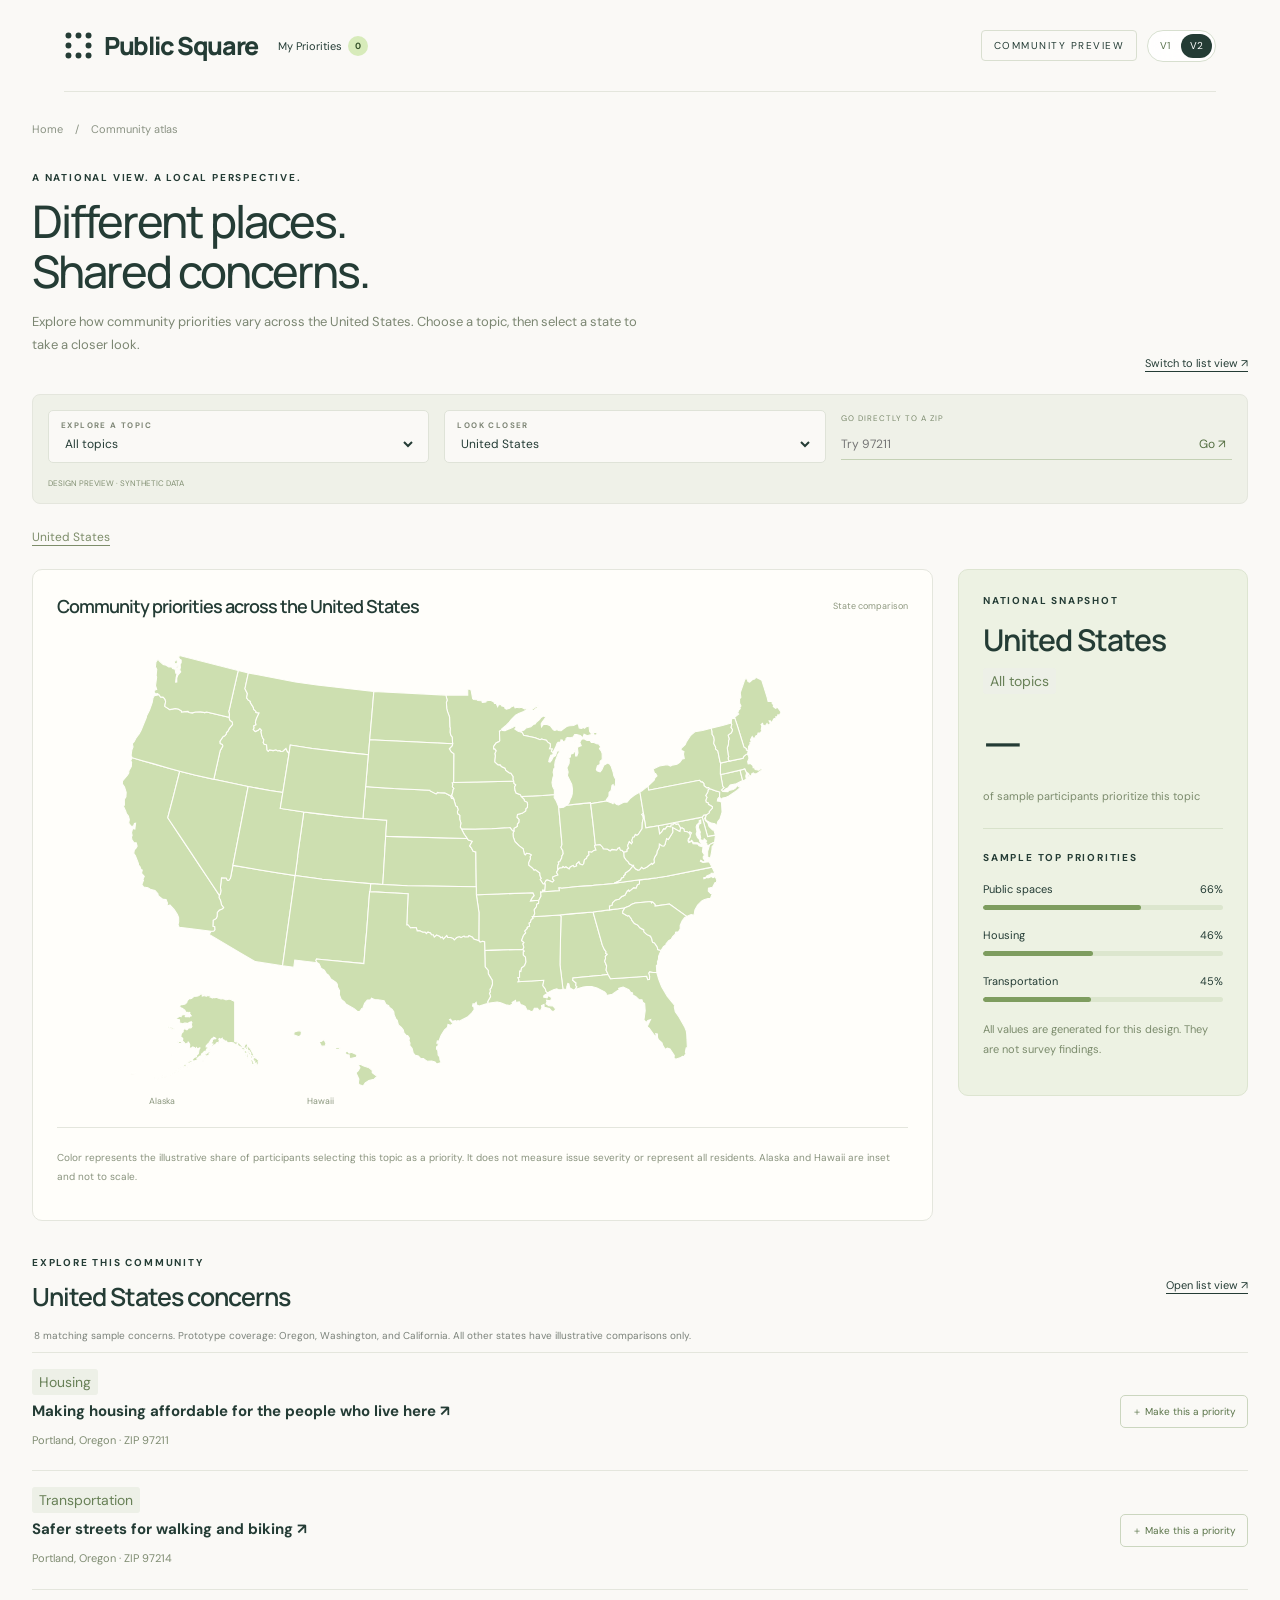
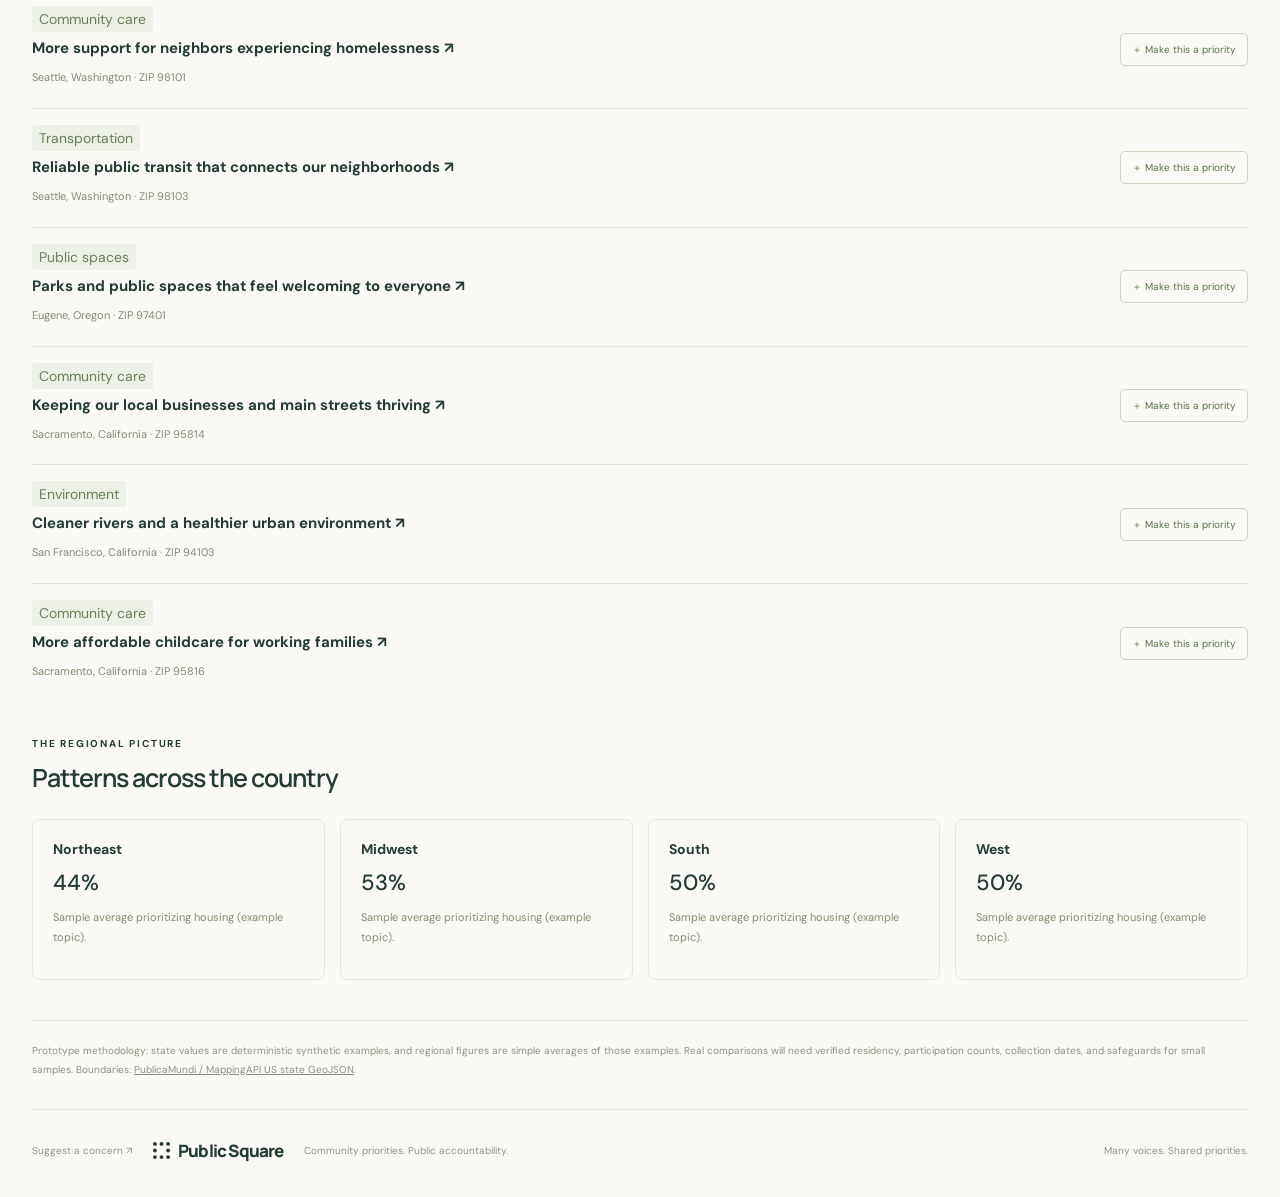
<file: map.html>
<!doctype html><html lang="en"><head><meta charset="UTF-8"><meta name="viewport" content="width=device-width,initial-scale=1"><title>Community atlas — Public Square</title><style>
@import url('https://fonts.googleapis.com/css2?family=DM+Sans:wght@400;450;500;550;600;650;700&family=Manrope:wght@400;500;600;650;700;750;800&display=swap');
:root{--paper:#faf9f6;--ink:#243c35;--muted:#7b827a;--line:#e4e6dd;--green:#c9ec8e}*{box-sizing:border-box}body{margin:0;background:var(--paper);color:var(--ink);font-family:'DM Sans',sans-serif;font-size:14px}button,input,select{font:inherit}a{color:inherit;text-decoration:none}.site-header{height:92px;margin:0 5%;display:flex;align-items:center;border-bottom:1px solid var(--line);gap:28px}.brand{font-family:Manrope,sans-serif;font-weight:800;font-size:25px;letter-spacing:-1.3px;display:flex;align-items:center}.brand-mark{font-size:35px;margin-right:10px;line-height:1}.brand-dot{color:#71904b}.header-note{color:var(--muted);font-size:12px}.preview-label{margin-left:auto;font-size:10px;letter-spacing:1.5px;border:1px solid #d9dfd0;padding:8px 12px;border-radius:4px}main{max-width:1160px;margin:auto;padding:0 32px}.intro{position:relative;padding:58px 0 31px;overflow:hidden}.eyebrow{font-size:10px;letter-spacing:1.8px;font-weight:700;display:flex;align-items:center;gap:8px}.eyebrow>span{width:6px;height:6px;border-radius:50%;background:#7e9b55}h1{font-family:Manrope,sans-serif;font-size:70px;line-height:1.12;letter-spacing:-3.8px;font-weight:500;margin:22px 0}h1 em{font-style:normal;background:linear-gradient(transparent 65%,var(--green) 65%,var(--green) 93%,transparent 93%)}.intro p{color:#747d74;font-size:14px;line-height:1.9}.intro-bottom{display:flex;align-items:center;gap:17px;margin-top:30px}.community{font-weight:600;font-size:12px}.community>span{font-size:20px;margin-right:5px}.demo-note{font-size:10px;color:#888f84;border-left:1px solid var(--line);padding-left:17px}.hero-art{position:absolute;right:4px;top:65px;width:410px;height:290px}.art-grid{position:absolute;inset:0;background-image:radial-gradient(#cbd2c1 1px,transparent 1px);background-size:19px 19px;mask-image:linear-gradient(to right,transparent,black 20%,black 80%,transparent)}.art-circle{position:absolute;width:215px;height:215px;border-radius:50%;background:#e7edda;left:110px;top:20px}.art-card{position:absolute;background:#fffefb;border:1px solid #dfe4d5;box-shadow:0 10px 25px #243c3509;border-radius:7px;padding:21px 16px;width:330px;font-size:12px;font-weight:550;display:flex;align-items:center;gap:16px}.art-card>span{font-size:11px;color:#839575}.art-card>b{margin-left:auto;font-size:18px;font-weight:400}.card-one{top:28px;left:15px;transform:rotate(-6deg)}.card-two{top:105px;left:63px;transform:rotate(3deg);background:#e6efce}.card-three{top:182px;left:28px;transform:rotate(-3deg)}.art-caption{position:absolute;bottom:0;left:92px;letter-spacing:1.7px;font-size:8px;color:#929b86}.priorities{border-top:1px solid var(--line);padding-top:34px}.section-heading{display:flex;justify-content:space-between;align-items:end;margin-bottom:24px}h2{font-family:Manrope,sans-serif;font-size:30px;letter-spacing:-1px;margin:8px 0 0;font-weight:600;display:flex;align-items:center;gap:12px}.count{font-family:'DM Sans',sans-serif;font-size:11px;background:#e8eddf;color:#66804f;border-radius:5px;padding:5px 8px;letter-spacing:0}.section-heading p{color:var(--muted);font-size:11px}.filters{display:flex;gap:12px;padding:17px;background:#eeefe8;border:1px solid #e4e7dc;border-radius:9px}.select-wrap{display:flex;flex-direction:column;gap:5px;background:var(--paper);border:1px solid #dfe3d8;border-radius:5px;padding:9px 12px;width:220px}.select-wrap>span{font-size:8px;letter-spacing:1.4px;color:#7e8676;font-weight:700}select{border:0;background:transparent;color:var(--ink);font-size:12px;width:100%;outline-offset:4px}.search-wrap{display:flex;align-items:center;gap:10px;margin-left:auto;border-bottom:1px solid #cdd3c3}.search-wrap>span{font-size:27px;color:#7b8574}input{background:transparent;border:0;min-width:0;width:175px;outline-offset:5px;font-size:12px;padding:12px 0;color:var(--ink)}.reset{border:0;background:none;font-size:10px;color:#7b8273;padding:6px;cursor:pointer}.list-labels{display:flex;justify-content:space-between;padding:24px 22px 12px;font-size:8px;font-weight:600;letter-spacing:1.4px;color:#89917f}.concern{display:flex;align-items:center;gap:22px;border-top:1px solid var(--line);padding:23px 20px;transition:background .15s}.concern:hover{background:#f0f2e9}.rank{font-family:Manrope,sans-serif;font-size:23px;font-weight:500;letter-spacing:-1px;width:32px;color:#a2ac98}.concern:first-child .rank{color:#537344}.concern-main{flex:1;min-width:0}.concern-title{border:0;padding:0;background:none;text-align:left;color:var(--ink);font-family:Manrope,sans-serif;font-size:16px;font-weight:650;letter-spacing:-.3px;cursor:pointer}.concern-title:hover{text-decoration:underline;text-underline-offset:4px}.concern-main p{font-size:12px;color:#7f867b;margin:7px 0 11px;line-height:1.6}.meta{display:flex;align-items:center;gap:12px;color:#87907e;font-size:9px}.tag{background:#edf0e7;padding:4px 7px;border-radius:3px;color:#688057}.priority-count{min-width:100px;text-align:right;font-size:18px;font-weight:500;letter-spacing:-.5px}.priority-count small{display:block;color:#939a8b;font-size:9px;font-weight:400;letter-spacing:0;margin-top:5px}.row-arrow{margin-left:10px;color:#94a087;font-size:20px}.list-footer{border-top:1px solid var(--line);display:flex;justify-content:space-between;padding:17px 0;font-size:10px;color:#8a9381}.invitation{margin:27px 0 42px;display:flex;gap:19px;align-items:center;background:#eaf0df;border-radius:8px;padding:26px 28px}.invitation-icon{font-size:40px;color:#78975b}.invitation h3{font-family:Manrope,sans-serif;font-size:17px;margin:0 0 6px;font-weight:600;letter-spacing:-.4px}.invitation p{font-size:11px;color:#7b8970;margin:0;line-height:1.7}.sample-badge{margin-left:auto;font-size:10px;color:#6a7f58}footer{display:flex;gap:20px;align-items:center;padding:24px 0 30px;border-top:1px solid var(--line);color:#8c9485;font-size:10px}.brand.small{font-size:17px;color:var(--ink);letter-spacing:-.8px}footer>span{margin-left:auto}.empty{padding:50px 20px;text-align:center;color:var(--muted)}dialog{border:1px solid var(--line);border-radius:14px;max-width:560px;width:calc(100% - 32px);padding:34px;background:var(--paper);color:var(--ink);box-shadow:0 20px 90px #14291f33}dialog::backdrop{background:#203c3566;backdrop-filter:blur(3px)}.close{float:right;border:0;background:none;font-size:25px;color:var(--ink);cursor:pointer}dialog h2{font-size:27px;margin:20px 0}dialog p{line-height:1.8;color:#737f6c}dialog .detail-note{font-size:12px;border-top:1px solid var(--line);padding-top:16px}button:focus-visible,a:focus-visible{outline:2px solid #67864c;outline-offset:5px}@media(min-width:1450px){main{max-width:1230px}.intro{padding-top:65px;padding-bottom:40px}}@media(max-width:900px){.hero-art{transform:scale(.75);transform-origin:right center;right:-15px}.intro p{max-width:380px}.header-note{display:none}.search-wrap{width:170px}input{width:130px}.select-wrap{width:180px}.sample-badge{display:none}}@media(max-width:650px){.site-header{height:75px;margin:0 22px}.brand{font-size:22px}.brand-mark{font-size:29px}.preview-label{font-size:7px;padding:7px;letter-spacing:1px}main{padding:0 22px}.intro{padding:36px 0 25px}.hero-art{display:none}h1{font-size:57px;letter-spacing:-3px}.intro p{font-size:13px}.intro-bottom{flex-wrap:wrap;gap:10px}.demo-note{font-size:9px}.section-heading{align-items:start;flex-direction:column;gap:9px}.section-heading p{margin:0}.filters{flex-wrap:wrap;padding:12px;gap:10px}.select-wrap{width:calc(50% - 5px)}.search-wrap{margin:0;flex:1}.search-wrap input{width:100%}.list-labels{padding-left:0;padding-right:0;font-size:7px}.concern{gap:12px;padding:22px 0}.rank{font-size:20px;width:25px}.concern-title{font-size:14px;line-height:1.5}.concern-main p{font-size:11px}.priority-count{font-size:16px;min-width:55px}.priority-count small{font-size:8px}.row-arrow{display:none}.meta{gap:8px;font-size:8px;flex-wrap:wrap}.list-footer>span:last-child{display:none}.invitation{padding:20px 17px;gap:12px}.invitation h3{font-size:15px}.invitation p{font-size:10px}footer{flex-wrap:wrap;gap:8px 15px}footer>span{display:none}footer p{font-size:9px}}

[hidden]{display:none!important}.filters{flex-wrap:wrap;align-items:stretch}.filters .select-wrap{flex:1 1 145px;width:auto;min-width:135px}.filters .search-wrap{flex:1 1 170px}.filters .search-wrap input{width:100%}.select-wrap input{width:100%;padding:0;font-size:12px}.filter-help{font-size:10px;color:var(--muted);line-height:1.6;margin:8px 2px}.filter-help:empty{display:none}.community #community-name{font-size:12px}

html{scroll-behavior:smooth}.landing-hero{min-height:100svh;position:relative;isolation:isolate;display:flex;flex-direction:column;background:#213d30;color:white;padding:0 5% 28px}.hero-photo,.hero-shade{position:absolute;inset:0;width:100%;height:100%;object-fit:cover;z-index:-2}.hero-photo{object-position:65% center}.hero-shade{z-index:-1;background:linear-gradient(90deg,#09251de0 0%,#10281e99 45%,#10281e22 100%),linear-gradient(0deg,#0c261ad9,transparent 60%)}.hero-header{display:flex;align-items:center;gap:30px;padding:28px 0;border-bottom:1px solid #ffffff30}.hero-header .brand{color:#fff}.hero-header .preview-label{border-color:#ffffff60;color:#fff}.hero-nav{font-size:12px;margin-left:auto}.hero-message{flex:1;padding:80px 0 60px;max-width:850px}.hero-message .eyebrow{color:#d4e8bb}.hero-message h1{font-size:clamp(48px,5.8vw,88px);line-height:1.1;letter-spacing:-3px;margin:26px 0}.hero-message h1 em{background:none;color:#d3ef9d}.hero-message p{font-size:16px;line-height:1.8;color:#ecf0e7;max-width:520px}.hero-link{display:inline-flex;gap:28px;align-items:center;font-size:12px;margin-top:22px}.hero-link span{border:1px solid #ffffff80;border-radius:50%;padding:8px 13px;font-size:20px}.hero-filter-panel{background:#faf9f6;color:var(--ink);border-radius:12px;padding:22px 24px;box-shadow:0 8px 45px #0002}.hero-filter-heading{display:flex;align-items:center;justify-content:space-between;gap:16px;margin-bottom:16px}.hero-filter-heading h2{font-size:22px;margin:0;letter-spacing:-.7px}.hero-filter-heading>span{font-size:11px;color:var(--muted)}.hero-filter-panel .filters{padding:0;border:0;background:none;gap:10px}.find-button{background:#d1ed9f;border:0;color:#233d2c;border-radius:5px;padding:16px 20px;font-weight:600;font-size:12px;cursor:pointer;display:flex;align-items:center;justify-content:center;gap:20px}.find-button:hover{background:#c1df8a}.hero-sample{font-size:9px;color:#8a9182;margin:12px 0 0}.hero-filter-panel .reset{display:none}#agenda{padding-top:45px}.priorities{border-top:0}.results-page main{padding-top:28px}.results-page .section-heading{margin-top:25px}.back-link{font-size:12px;color:#637a55}.results-page .filters{margin-top:20px}.results-page .find-button{display:none}.results-page .invitation{display:none}@media(max-width:650px){.landing-hero{padding:0 20px 20px}.hero-header{padding:22px 0;gap:12px}.hero-header .brand{font-size:21px}.hero-nav{display:none}.hero-message{padding:60px 0 45px}.hero-message h1{font-size:49px;letter-spacing:-2px}.hero-message p{font-size:13px}.hero-filter-panel{padding:18px}.hero-filter-heading{display:block}.hero-filter-heading h2{font-size:19px;margin-bottom:7px}.hero-filter-panel .select-wrap{min-width:110px;flex-basis:calc(50% - 5px)}.find-button{flex:1 1 100%}.hero-photo{object-position:60% center}.hero-shade{background:linear-gradient(90deg,#09251de8,#10281e55)}.hero-sample{line-height:1.7}.hero-header .preview-label{margin-left:auto;font-size:7px}.hero-message .eyebrow{font-size:8px}#agenda{padding-top:25px}}


.version-switcher{position:fixed;bottom:18px;right:20px;z-index:50;display:flex;align-items:center;gap:5px;padding:6px;background:#fffffff2;border:1px solid #d7dfcf;border-radius:40px;box-shadow:0 5px 25px #10271d26;font:11px 'DM Sans',sans-serif;color:#263e32;backdrop-filter:blur(12px)}.version-switcher>span{padding:0 9px;color:#7b8774;font-size:9px;letter-spacing:1px}.version-switcher a{display:block;border-radius:30px;padding:9px 13px;color:#58704b}.version-switcher a[aria-current=page]{background:#243c35;color:#fff}.version-switcher a:hover{background:#e7efd9;color:#243c35}@media(max-width:650px){.version-switcher{bottom:12px;right:12px}.version-switcher>span{display:none}footer{padding-bottom:75px}}

/* Compact version control shared by all screens. */
.header-controls{margin-left:auto;display:flex;align-items:center;gap:12px;flex-shrink:0}.header-controls .preview-label{margin-left:0;white-space:nowrap}.version-switcher{position:static;display:inline-flex;align-items:center;gap:2px;padding:3px;border:1px solid #d7dfcf;border-radius:30px;background:#ffffffd9;box-shadow:none;font:10px 'DM Sans',sans-serif;color:#263e32}.version-switcher a{display:block;padding:6px 9px;border-radius:20px;color:#58704b;line-height:1.2}.version-switcher a[aria-current=page]{background:#243c35;color:white}.version-switcher a:hover{background:#e7efd9;color:#243c35}.hero-header .version-switcher{background:#ffffff16;border-color:#ffffff65}.hero-header .version-switcher a{color:#fff}.hero-header .version-switcher a[aria-current=page]{background:#d3ef9d;color:#243c35}.hero-header .hero-nav{margin-left:auto}.hero-header .header-controls{margin-left:0}.landing-hero{padding-bottom:clamp(70px,10svh,120px)}.hero-message{padding-bottom:38px}.hero-filter-panel{margin-top:12px}@media(max-width:650px){.header-controls{gap:7px}.site-header,.hero-header{gap:10px}.site-header .brand,.hero-header .brand{font-size:18px;letter-spacing:-.8px}.site-header .brand-mark{font-size:24px;margin-right:6px}.header-controls .preview-label{font-size:6px;letter-spacing:.6px;padding:7px 5px}.version-switcher a{padding:6px 7px;font-size:9px}.hero-header .header-controls{margin-left:auto}.landing-hero{padding-bottom:48px}.hero-message{padding-top:45px;padding-bottom:30px}footer{padding-bottom:30px}}

.concern-page main{max-width:1180px;padding-top:30px}.breadcrumbs{font-size:11px;color:#8b9384;display:flex;gap:12px;align-items:center;margin-bottom:35px}.breadcrumbs a:hover{text-decoration:underline}.concern-heading{display:grid;grid-template-columns:1fr 270px;gap:65px;padding-bottom:36px}.concern-heading h1{font-size:clamp(33px,3.8vw,51px);line-height:1.2;letter-spacing:-2px;margin:19px 0;max-width:720px}.concern-lead{color:#75806f;font-size:15px;line-height:1.8;max-width:640px}.concern-context{display:flex;gap:8px;align-items:center;font-size:11px;color:#7d8875;margin-top:23px}.rank-card{background:#edf2e3;border:1px solid #dde6d1;border-radius:10px;padding:25px;align-self:start}.rank-card .eyebrow{font-size:9px;line-height:1.6}.rank-number{font-size:56px;letter-spacing:-3px;font-family:Manrope,sans-serif;line-height:1.3;margin:10px 0}.rank-number small{font-size:12px;letter-spacing:0;color:#839273}.rank-card p{color:#6d7e5f;font-size:11px;line-height:1.8;margin:8px 0}.rank-divider{border-top:1px solid #d5dfc9;margin-top:18px;padding-top:17px}.rank-card strong{font-size:24px;font-weight:500;letter-spacing:-.8px}.prototype-note{border-top:1px solid var(--line);padding:13px 0;color:#8a9380;font-size:10px;line-height:1.7}.concern-tabs{display:flex;gap:28px;border-bottom:1px solid var(--line);margin:0 0 34px;overflow-x:auto}.concern-tabs button{padding:18px 0;color:#818b78;border:0;border-bottom:2px solid transparent;background:none;white-space:nowrap;cursor:pointer;font-size:12px}.concern-tabs button[aria-selected=true]{border-color:#557345;color:#243c35;font-weight:700}.concern-tabs small{background:#ebeee4;padding:3px 6px;border-radius:4px;font-size:9px;margin-left:5px}.detail-layout{display:grid;grid-template-columns:1fr 280px;gap:60px}.detail-layout h2,.tab-panel h2{font-size:23px;letter-spacing:-.7px;margin:0 0 16px}.detail-layout p,.tab-panel .body-copy{font-size:13px;line-height:1.9;color:#76816e}.detail-section{margin-bottom:32px}.desired-outcomes{padding:0;list-style:none;margin:18px 0}.desired-outcomes li{display:flex;gap:12px;font-size:12px;color:#5a6d4e;padding:13px 0;border-bottom:1px solid #e8eade;line-height:1.7}.desired-outcomes li:before{content:'↗';color:#8da176}.sidebar-box{border:1px solid var(--line);padding:22px;border-radius:8px;margin-bottom:18px}.sidebar-box h3{font-size:13px;margin:0 0 14px}.sidebar-box p{font-size:11px;margin:8px 0;line-height:1.8}.sidebar-box a{font-size:11px;text-decoration:underline;text-underline-offset:4px;line-height:1.8}.sidebar-label{display:block;font-size:8px;letter-spacing:1.3px;color:#8e9981;margin:16px 0 5px}.perspective-card{border:1px solid var(--line);background:#fffefa;border-radius:9px;padding:24px;margin-bottom:16px}.person{display:flex;align-items:center;gap:10px;font-size:12px}.avatar{width:34px;height:34px;background:#e9eddf;color:#72835e;display:grid;place-items:center;border-radius:50%;font-size:11px}.person small{display:block;color:#94a087;font-size:9px;margin-top:3px}.perspective-card blockquote{font-size:15px;line-height:1.85;margin:18px 0;color:#506246}.perspective-card .tag{font-size:9px}.source-card{display:flex;gap:18px;border-top:1px solid var(--line);padding:23px 0;align-items:start}.source-icon{background:#edf0e6;padding:12px;border-radius:5px;font-size:19px;color:#7a8c64}.source-card h3{font-size:14px;margin:0 0 8px}.source-card p{font-size:12px;line-height:1.8;color:#7b8573;max-width:650px}.source-card a{font-size:11px;text-decoration:underline;text-underline-offset:4px}.source-card small{color:#8b9680;font-size:9px}.timeline{margin:28px 0 40px;padding-left:28px;border-left:1px solid #dbe3cf}.timeline-item{position:relative;padding:0 0 30px 5px}.timeline-item:before{content:'';position:absolute;left:-34px;top:5px;width:9px;height:9px;border-radius:50%;background:#b5ce90;border:2px solid var(--paper)}.timeline-item time{font-size:9px;letter-spacing:1.2px;color:#8c987d}.timeline-item h3{font-size:15px;margin:10px 0}.timeline-item p{font-size:12px;color:#7d8873;line-height:1.8}.status-chip{font-size:9px;background:#edf1e4;color:#6b8155;border-radius:4px;padding:5px 8px;display:inline-block}.tab-panel{min-height:390px}.panel-intro{display:flex;justify-content:space-between;align-items:start;gap:30px}.panel-intro .eyebrow{color:#8d987f;font-size:8px;margin-top:8px}.detail-bottom{margin:35px 0;padding:23px 0;border-top:1px solid var(--line);font-size:11px;color:#89947e;display:flex;justify-content:space-between}.concern-page .site-header{max-width:1350px;margin:auto;padding:0 32px}.concern-page .section-heading{margin:0}@media(max-width:700px){.concern-page main{padding:23px}.concern-page .site-header{padding:0 20px}.concern-heading{grid-template-columns:1fr;gap:20px}.concern-heading h1{font-size:36px;letter-spacing:-1.5px}.rank-card{display:grid;grid-template-columns:1fr 1fr;gap:0 15px;padding:20px}.rank-card .eyebrow{grid-column:1/-1}.rank-number{grid-row:2/4;font-size:44px}.rank-card .rank-divider{margin-top:0;padding-top:6px;border:0}.rank-card>p:last-child{grid-column:1/-1}.detail-layout{grid-template-columns:1fr;gap:10px}.concern-tabs{gap:23px}.concern-tabs button{font-size:11px}.panel-intro{display:block}.panel-intro .eyebrow{margin:0 0 20px}.breadcrumbs{font-size:9px;gap:8px;margin-bottom:26px}.concern-lead{font-size:13px}.detail-bottom{display:block;line-height:1.8}.person{font-size:11px}}

.map-page main{max-width:1280px;padding-top:30px}.map-intro{display:flex;justify-content:space-between;align-items:end;gap:25px;margin:35px 0 24px}.map-intro h1{font-size:45px;letter-spacing:-2px;margin:12px 0}.map-intro p{font-size:13px;line-height:1.8;color:#7b8672;max-width:620px}.map-toolbar{display:flex;gap:15px;align-items:center;background:#eff1e8;border:1px solid var(--line);border-radius:8px;padding:15px;margin-bottom:25px}.map-toolbar .select-wrap{width:240px}.map-toolbar p{margin-left:auto;color:#829073;font-size:10px}.map-layout{display:grid;grid-template-columns:minmax(0,1fr) 290px;gap:25px;align-items:start}.map-card{border:1px solid var(--line);border-radius:10px;background:#fffefa;padding:24px}.map-card-heading{display:flex;justify-content:space-between;align-items:center}.map-card-heading h2{font-size:18px;margin:0}.map-card-heading span{font-size:9px;color:#8e987f}svg.us-map{width:100%;height:auto;margin:20px 0 5px}svg.us-map path{fill:#d4e4b5;stroke:#fffefa;stroke-width:1.2;cursor:pointer;transition:fill .2s,opacity .2s}svg.us-map path:hover,svg.us-map path:focus{stroke:#233d32;stroke-width:2;outline:none}svg.us-map path.selected{stroke:#233d32;stroke-width:2.5}.map-legend{display:flex;gap:7px;align-items:center;font-size:9px;color:#839174;justify-content:center;margin-bottom:15px}.map-legend i{width:28px;height:9px;display:inline-block}.state-card{background:#edf2e3;border:1px solid #dde5d1;border-radius:10px;padding:24px}.state-card h2{font-size:30px;letter-spacing:-1px;margin:12px 0}.state-card .big-value{font-size:51px;letter-spacing:-2px;margin:17px 0 0;font-family:Manrope,sans-serif}.state-card p{font-size:11px;line-height:1.8;color:#7b8b6c}.state-card .divider{border-top:1px solid #d8e2cb;margin:22px 0}.mini-priority{margin:18px 0}.mini-priority-label{display:flex;justify-content:space-between;gap:10px;font-size:11px}.mini-bar{height:5px;background:#dce6ce;margin-top:9px;border-radius:5px;overflow:hidden}.mini-bar span{display:block;height:100%;background:#7e9d5f;border-radius:5px}.regional-grid{display:grid;grid-template-columns:repeat(4,1fr);gap:15px;margin:24px 0 40px}.region-card{border:1px solid var(--line);padding:20px;border-radius:8px}.region-card h3{font-size:14px;margin:0 0 10px}.region-card p{font-size:11px;color:#809071;line-height:1.8}.region-card strong{font-size:22px;font-weight:500}.map-method{font-size:10px;line-height:1.9;color:#89937e;border-top:1px solid var(--line);padding-top:20px}.map-method a{text-decoration:underline}.map-live-link{font-size:11px;text-decoration:underline;text-underline-offset:4px}.map-page footer{margin-top:30px}@media(max-width:800px){.map-layout{grid-template-columns:1fr}.regional-grid{grid-template-columns:repeat(2,1fr)}.map-toolbar{flex-wrap:wrap}.map-toolbar .select-wrap{flex:1;width:auto}.map-toolbar p{margin:0;width:100%}.map-intro h1{font-size:35px}.map-intro{display:block}.map-card{padding:16px}.map-card-heading h2{font-size:15px}.state-card{padding:20px}.map-intro p{font-size:12px}}
.brand .square-logo{width:32px;height:32px;flex-shrink:0;margin-right:10px}.brand{white-space:nowrap}.brand.small .square-logo{width:23px;height:23px;margin-right:7px}@media(max-width:650px){.brand .square-logo{width:25px;height:25px;margin-right:7px}.hero-header .brand{font-size:18px}}.brand .square-logo{width:29px;height:29px;margin-right:11px}.brand.small .square-logo{width:19px;height:19px}@media(max-width:650px){.brand .square-logo{width:23px;height:23px;margin-right:8px}.brand.small .square-logo{width:19px;height:19px}}

.priority-button{display:inline-flex;align-items:center;justify-content:center;gap:6px;background:transparent;border:1px solid #cbd6bf;border-radius:5px;padding:8px 11px;color:#597348;font-size:10px;cursor:pointer;margin-top:12px;line-height:1.5}.priority-button:hover{background:#e7efd9}.priority-button.is-priority{background:#d9eac0;border-color:#b3ca95;color:#344f29}.rank-card .priority-button{width:100%;font-size:12px;padding:12px}.priority-nav{white-space:nowrap;font-size:11px;display:flex;align-items:center;gap:6px}.priority-nav b{background:#d7ebba;color:#35522a;font-size:9px;border-radius:15px;padding:4px 6px;min-width:20px;text-align:center}.save-note{font-size:10px;color:#87947b;line-height:1.8}.priority-status{position:fixed;bottom:20px;left:50%;transform:translateX(-50%);background:#263f33;color:white;border-radius:7px;padding:13px 20px;font-size:12px;box-shadow:0 4px 20px #0002;z-index:100;max-width:calc(100% - 32px);width:max-content;pointer-events:none}.priority-status:empty{display:none}.priorities-intro{padding:38px 0 27px}.priorities-intro h1{font-size:45px;letter-spacing:-2px;margin:14px 0}.priorities-intro p{font-size:13px;color:#7b8970;line-height:1.9}.priority-budget{display:flex;align-items:center;gap:14px;padding:20px 24px;background:#eaf0df;border-radius:8px;margin-bottom:25px}.priority-budget strong{font-size:28px;font-weight:500}.priority-budget p{font-size:11px;color:#718462;line-height:1.8;margin:0}.saved-concern{display:flex;align-items:center;gap:20px;padding:25px 0;border-bottom:1px solid var(--line)}.saved-concern>div{flex:1}.saved-concern h2{font-size:18px;letter-spacing:-.5px;margin:12px 0 8px;line-height:1.5}.saved-concern p{font-size:12px;color:#7b8870;line-height:1.8}.remove-priority{border:1px solid #dce2d3;border-radius:5px;padding:10px 12px;background:none;font-size:11px;color:#7e8a72;cursor:pointer}.remove-priority:hover{background:#efece4;color:#654d36}.priority-empty{text-align:center;border:1px dashed #d3ddc8;border-radius:9px;padding:55px 20px;margin:20px 0 55px}.priority-empty>span{font-size:35px;color:#a5b88d}.priority-empty h2{justify-content:center;font-size:25px;margin-top:17px}.priority-empty p{font-size:13px;color:#869479;line-height:1.8}.priority-empty .find-button{display:inline-flex;margin-top:16px}.priorities-page footer{margin-top:45px}.priorities-page .back-link{display:inline-block;margin-top:28px}.hero-header .priority-nav{color:white}.site-header,.hero-header{gap:20px}.header-controls{gap:10px}@media(max-width:800px){.priority-nav{font-size:9px;gap:4px}.header-controls .preview-label{display:none}.site-header,.hero-header{gap:12px}.header-note{display:none}}@media(max-width:450px){.brand{font-size:17px!important;letter-spacing:-.6px!important}.brand .square-logo{width:21px!important;height:21px!important;margin-right:6px!important}.site-header,.hero-header{gap:9px}.priority-nav{font-size:8px}.atlas-link{font-size:8px}.header-controls{gap:3px}.version-switcher a{font-size:8px;padding:5px}.priorities-intro h1{font-size:35px}.saved-concern{align-items:start}.saved-concern h2{font-size:15px}.remove-priority{padding:8px;font-size:10px}.priority-budget{padding:16px}}

.map-toolbar{flex-wrap:wrap}.map-toolbar .select-wrap{flex:1 1 140px;width:auto}.map-toolbar p{width:100%;margin:0;font-size:8px}.zip-lookup{flex:1 1 150px;align-self:center}.zip-lookup label{font-size:8px;letter-spacing:1px;color:#7c8b6e;display:block;margin-bottom:6px}.zip-lookup>div{display:flex;border-bottom:1px solid #c4d1b5}.zip-lookup input{width:100%;font-size:12px;padding:7px 0}.zip-lookup button{border:0;background:none;color:#536e40;white-space:nowrap;font-size:12px;cursor:pointer}.drill-breadcrumb{display:flex;align-items:center;gap:12px;flex-wrap:wrap;margin:5px 0 24px;font-size:12px}.drill-breadcrumb a{color:#7d8d6a;text-decoration:underline;text-underline-offset:4px}.drill-breadcrumb span{color:#9da88e}.location-context{padding:18px;background:#eff3e8;border-radius:6px;margin:0 0 15px}.location-context h3{font-size:16px;margin:0 0 8px}.location-context p{font-size:11px;color:#7e8d70;line-height:1.8;margin:0}.location-options{display:flex;flex-wrap:wrap;gap:8px;margin-top:14px}.location-options button{border:1px solid #cfdbc1;background:#fafbf6;padding:9px 12px;border-radius:5px;color:#536e40;font-size:11px;cursor:pointer}.local-concerns{margin:35px 0}.local-heading{display:flex;justify-content:space-between;align-items:center;gap:15px;margin-bottom:14px}.local-heading h2{font-size:25px;margin-top:10px}.map-local-row{padding:20px 0;border-top:1px solid var(--line);display:flex;align-items:center;gap:20px}.map-local-row>div{flex:1}.map-local-row h3{font-size:15px;line-height:1.6;margin:8px 0}.map-local-row h3 a:hover{text-decoration:underline}.map-local-row p{font-size:11px;line-height:1.8;color:#7f8c72;margin:0}.map-local-row .priority-button{margin:0}.local-empty{background:#eff2e8;border-radius:7px;padding:25px;color:#78896a;line-height:1.8;font-size:12px}.local-empty button{border:0;background:none;color:#456233;text-decoration:underline;cursor:pointer}.us-map{max-height:470px}.us-map.drilled{min-height:280px;max-height:400px}.map-legend[hidden]{display:none}.map-live-link:focus-visible,.drill-breadcrumb a:focus-visible{outline:2px solid #71974f;outline-offset:4px}@media(max-width:650px){.drill-breadcrumb{font-size:10px;gap:8px}.map-local-row{gap:10px}.map-local-row h3{font-size:13px}.map-local-row .priority-button{font-size:9px;max-width:110px}.local-heading{align-items:start}.local-heading h2{font-size:22px}.zip-lookup{flex-basis:100%}}

.locator-marker{cursor:pointer;outline:none}.locator-marker:focus rect,.locator-marker:hover rect{stroke:#233d32;stroke-width:1.2;filter:drop-shadow(0 1px 2px #243c3540)}.us-map.drilled>path.selected{vector-effect:non-scaling-stroke;stroke-width:2}.locator-marker text{pointer-events:none}
</style></head><body class="map-page"><header class="site-header"><a class="brand" href="./"><svg class="square-logo" aria-hidden="true" viewBox="7 7 26 26" fill="none"><circle cx="11" cy="11" r="2.65" fill="currentColor"/><circle cx="20" cy="11" r="2.65" fill="currentColor"/><circle cx="29" cy="11" r="2.65" fill="currentColor"/><circle cx="11" cy="20" r="2.65" fill="currentColor"/><circle cx="29" cy="20" r="2.65" fill="currentColor"/><circle cx="11" cy="29" r="2.65" fill="currentColor"/><circle cx="20" cy="29" r="2.65" fill="currentColor"/><circle cx="29" cy="29" r="2.65" fill="currentColor"/></svg>Public Square</a><a class="priority-nav" href="priorities.html">My Priorities <b data-priority-count>0</b></a><div class="header-controls"><span class="preview-label">COMMUNITY PREVIEW</span><nav class="version-switcher" aria-label="Design version"><a href="v1.html" title="V1: Original design" >V1</a><a href="index.html" title="V2: Community design" aria-current="page">V2</a></nav></div></header><main><nav class="breadcrumbs" aria-label="Breadcrumb"><a href="./">Home</a><span>/</span><span>Community atlas</span></nav><div class="map-intro"><div><div class="eyebrow">A NATIONAL VIEW. A LOCAL PERSPECTIVE.</div><h1>Different places.<br>Shared concerns.</h1><p>Explore how community priorities vary across the United States. Choose a topic, then select a state to take a closer look.</p></div><a class="map-live-link" href="results.html">Switch to list view ↗</a></div><div class="map-toolbar"><label class="select-wrap"><span>EXPLORE A TOPIC</span><select id="map-topic"><option value="all">All topics</option><option>Housing</option><option>Transportation</option><option>Community care</option><option>Environment</option><option>Public spaces</option></select></label><label class="select-wrap"><span>LOOK CLOSER</span><select id="map-state"><option value="">United States</option><option>Alabama</option><option>Alaska</option><option>Arizona</option><option>Arkansas</option><option>California</option><option>Colorado</option><option>Connecticut</option><option>Delaware</option><option>District of Columbia</option><option>Florida</option><option>Georgia</option><option>Hawaii</option><option>Idaho</option><option>Illinois</option><option>Indiana</option><option>Iowa</option><option>Kansas</option><option>Kentucky</option><option>Louisiana</option><option>Maine</option><option>Maryland</option><option>Massachusetts</option><option>Michigan</option><option>Minnesota</option><option>Mississippi</option><option>Missouri</option><option>Montana</option><option>Nebraska</option><option>Nevada</option><option>New Hampshire</option><option>New Jersey</option><option>New Mexico</option><option>New York</option><option>North Carolina</option><option>North Dakota</option><option>Ohio</option><option>Oklahoma</option><option>Oregon</option><option>Pennsylvania</option><option>Rhode Island</option><option>South Carolina</option><option>South Dakota</option><option>Tennessee</option><option>Texas</option><option>Utah</option><option>Vermont</option><option>Virginia</option><option>Washington</option><option>West Virginia</option><option>Wisconsin</option><option>Wyoming</option></select></label><label class="select-wrap" id="map-city-field" hidden><span>CITY</span><select id="map-city"><option value="">Select a city</option></select></label><label class="select-wrap" id="map-zip-field" hidden><span>ZIP AREA</span><select id="map-zip"><option value="">Select ZIP</option></select></label><form id="zip-lookup" class="zip-lookup"><label for="direct-zip">GO DIRECTLY TO A ZIP</label><div><input id="direct-zip" type="text" inputmode="numeric" maxlength="5" pattern="[0-9]{5}" required placeholder="Try 97211" aria-describedby="zip-feedback"><button type="submit">Go ↗</button></div></form><p>DESIGN PREVIEW · SYNTHETIC DATA</p></div><p id="zip-feedback" class="filter-help" role="status"></p><nav id="map-breadcrumb" class="drill-breadcrumb" aria-label="Map location"></nav><div class="map-layout"><section class="map-card" aria-labelledby="map-title"><div class="map-card-heading"><h2 id="map-title">Where housing is a priority</h2><span id="map-context-label">State comparison</span></div><svg class="us-map" viewBox="0 0 870 535" role="group" aria-label="United States state map. Select a state for sample priorities."><path d="M535.1,314.0 L560.8,311.8 L565.1,327.1 L571.4,349.6 L573.7,354.5 L575.7,357.2 L575.2,359.0 L577.1,359.9 L574.8,362.5 L575.1,364.8 L574.1,368.0 L576.3,373.3 L575.7,378.1 L578.0,382.9 L570.4,383.9 L538.0,387.1 L537.7,389.5 L541.5,392.7 L541.1,395.7 L542.5,397.1 L540.4,400.0 L538.3,400.7 L534.2,398.1 L533.4,393.7 L532.1,393.3 L531.0,396.8 L530.7,400.1 L526.6,399.5 L523.2,371.9 L523.9,337.1 L524.4,317.0 L522.7,315.2 L535.1,314.0 Z" data-state="Alabama" role="button" tabindex="0" aria-label="Alabama"><title>Alabama</title></path><path d="M176.0,484.9 L176.1,484.1 L176.6,484.6 L176.5,485.4 L175.9,485.3 L176.0,484.9 Z M175.5,483.4 L175.9,484.0 L175.7,484.8 L175.5,484.6 L175.5,483.4 Z M172.6,478.4 L173.2,478.3 L173.5,478.5 L173.4,479.2 L172.9,479.4 L172.4,478.9 L172.6,478.4 Z M171.1,478.8 L172.2,479.0 L172.5,479.9 L173.5,481.0 L173.9,481.6 L173.9,482.2 L174.2,482.3 L174.2,483.0 L174.6,483.7 L174.7,484.3 L175.0,484.1 L175.1,484.6 L175.1,486.5 L175.0,487.0 L174.3,486.9 L174.1,485.9 L173.9,486.0 L173.4,485.3 L173.2,485.5 L172.8,485.3 L172.9,486.0 L173.2,485.8 L173.5,486.1 L173.4,487.1 L172.9,487.0 L172.2,485.7 L172.0,485.0 L172.0,484.4 L171.5,484.4 L171.5,483.9 L171.9,483.9 L172.3,483.4 L172.1,482.6 L171.6,482.4 L171.5,481.1 L171.4,480.5 L171.0,480.9 L170.9,480.2 L171.2,479.9 L170.9,479.0 L171.1,478.8 Z M170.8,482.7 L171.2,483.1 L171.6,482.7 L171.9,482.9 L171.5,483.6 L171.0,483.4 L170.8,482.7 Z M170.3,476.0 L170.0,475.5 L170.4,475.2 L171.7,475.6 L172.3,475.6 L172.7,476.5 L173.5,477.3 L173.4,477.8 L173.0,478.1 L172.5,478.0 L172.1,478.4 L171.5,478.1 L171.0,478.4 L170.8,477.2 L170.9,476.4 L170.4,476.4 L170.3,476.0 Z M169.8,478.2 L169.5,477.8 L169.1,477.0 L169.1,476.4 L169.4,476.1 L169.7,476.4 L169.8,475.9 L170.7,476.8 L170.8,477.6 L170.5,477.7 L170.3,478.7 L170.5,479.0 L170.2,480.1 L169.9,479.9 L169.8,480.6 L169.6,480.2 L169.4,478.8 L169.8,478.2 Z M168.6,479.2 L168.5,479.7 L168.1,479.4 L167.2,477.2 L166.6,476.6 L166.8,476.1 L166.6,474.8 L166.0,473.8 L166.6,472.9 L166.9,473.3 L167.5,473.6 L168.0,473.6 L168.0,474.4 L168.6,477.0 L168.6,479.2 Z M168.4,469.6 L169.2,470.0 L169.7,469.9 L169.7,470.3 L170.4,471.7 L169.9,471.5 L169.8,471.9 L170.3,472.6 L170.4,473.9 L169.9,474.2 L169.7,474.6 L168.9,475.5 L168.6,475.5 L168.5,474.5 L168.7,474.0 L168.6,473.1 L168.3,472.1 L168.4,471.6 L168.2,470.2 L167.9,469.7 L167.8,468.7 L168.4,469.6 Z M165.6,474.0 L165.9,474.0 L166.3,474.9 L166.1,475.5 L165.6,475.7 L165.6,474.7 L165.6,474.0 Z M164.5,469.7 L165.3,469.7 L165.7,469.3 L166.4,469.9 L166.1,470.5 L166.2,470.8 L166.5,470.0 L167.4,470.3 L167.9,470.8 L167.6,471.8 L167.8,471.9 L168.1,473.2 L167.5,473.4 L166.3,472.3 L166.3,473.4 L165.9,473.8 L165.5,473.6 L165.2,473.0 L164.7,472.5 L164.3,471.6 L163.8,471.1 L163.8,470.3 L164.2,470.1 L164.3,469.4 L164.5,469.7 Z M137.9,459.9 L136.9,461.1 L136.8,461.6 L136.0,461.9 L136.2,461.2 L137.1,460.4 L137.6,459.5 L137.9,459.9 Z M136.7,458.0 L136.6,459.1 L136.3,460.1 L135.8,459.8 L136.2,458.5 L136.7,458.0 Z M136.2,410.4 L136.4,410.7 L137.7,410.9 L138.4,410.7 L139.3,410.7 L140.3,410.9 L140.9,410.8 L141.5,411.2 L142.6,411.7 L144.0,411.8 L144.4,411.5 L145.3,411.4 L145.7,411.0 L146.7,411.0 L146.7,411.2 L147.3,411.1 L148.6,411.4 L149.4,412.1 L150.2,412.4 L150.4,412.6 L151.1,412.7 L151.8,413.1 L152.0,413.4 L152.4,413.2 L152.9,413.4 L152.9,459.4 L154.0,459.8 L154.2,459.3 L155.4,460.0 L156.1,459.2 L157.6,459.1 L157.3,460.4 L157.7,460.9 L158.6,461.3 L158.7,462.0 L161.3,464.6 L161.6,466.2 L162.1,465.8 L163.2,465.0 L163.8,465.0 L164.1,464.4 L164.0,463.5 L164.5,463.5 L164.6,462.7 L165.3,462.5 L166.5,461.9 L167.6,463.0 L167.5,463.7 L167.8,464.4 L168.4,464.6 L169.2,465.6 L169.1,465.9 L169.5,466.5 L170.5,467.1 L172.2,470.0 L172.4,470.7 L172.9,471.5 L173.7,473.1 L174.4,474.6 L174.1,475.2 L174.9,475.4 L174.7,476.2 L175.4,476.6 L175.4,477.6 L176.1,477.5 L177.3,478.6 L178.0,478.8 L178.4,479.2 L178.8,479.4 L178.9,479.9 L179.7,480.0 L180.0,480.6 L179.6,481.7 L179.6,482.6 L180.0,484.1 L179.7,484.5 L179.1,485.9 L178.3,486.9 L178.0,486.4 L177.7,486.5 L177.5,485.5 L177.5,485.1 L177.3,484.6 L177.8,484.0 L177.7,483.8 L177.1,484.5 L176.8,484.1 L176.5,484.3 L175.4,483.2 L175.8,482.0 L175.1,482.4 L175.1,483.0 L174.6,482.6 L174.5,482.0 L174.8,481.4 L174.7,480.8 L174.2,481.3 L173.8,480.2 L173.5,480.4 L173.3,479.5 L173.7,478.9 L174.2,478.9 L174.1,478.2 L174.3,477.2 L173.9,477.2 L173.2,476.4 L172.6,475.5 L171.3,474.8 L171.3,472.8 L170.9,472.6 L171.0,471.7 L170.6,471.5 L169.9,470.5 L169.8,469.9 L168.7,469.7 L167.5,468.2 L167.0,464.8 L166.7,465.6 L166.8,466.3 L167.3,467.7 L167.2,467.9 L167.5,469.0 L167.5,469.7 L167.0,469.6 L166.6,468.8 L166.1,468.6 L165.4,468.8 L165.4,467.7 L165.0,466.7 L164.6,467.0 L163.0,466.0 L162.9,466.3 L163.8,466.6 L164.4,467.4 L164.7,467.4 L164.8,468.1 L165.1,468.8 L164.2,469.3 L163.7,469.0 L163.7,469.7 L163.1,469.2 L162.9,468.8 L162.5,468.8 L161.3,467.8 L160.5,466.9 L160.4,466.4 L160.0,465.7 L158.7,465.1 L158.0,464.6 L156.8,463.9 L156.0,463.3 L156.0,462.6 L156.3,462.9 L156.5,462.4 L156.3,461.4 L156.6,460.9 L156.5,460.7 L155.8,461.7 L154.6,462.4 L153.1,462.1 L151.8,461.5 L151.7,461.0 L151.2,461.1 L150.5,460.8 L149.1,460.5 L148.3,460.4 L146.4,460.7 L145.8,460.9 L144.9,460.2 L143.9,459.9 L143.6,459.4 L143.5,458.7 L142.7,458.8 L142.5,459.4 L141.2,458.5 L141.0,458.2 L139.7,458.9 L139.1,459.7 L138.8,458.9 L139.1,458.5 L139.5,458.6 L140.7,458.0 L140.5,457.6 L140.0,457.8 L139.7,457.2 L139.2,457.2 L138.7,455.7 L138.5,456.1 L137.7,456.3 L137.5,456.1 L137.2,456.5 L136.3,456.4 L136.2,456.9 L135.6,457.0 L135.3,456.8 L135.5,455.9 L135.2,456.0 L134.8,456.9 L135.4,457.2 L135.5,457.9 L135.8,458.7 L135.6,459.5 L135.1,459.2 L135.0,459.6 L135.5,459.8 L135.7,460.9 L135.0,461.1 L134.7,460.9 L134.1,461.2 L133.8,460.9 L133.0,461.0 L133.1,460.6 L132.7,460.8 L132.5,461.3 L132.2,460.9 L131.8,461.5 L131.9,461.8 L131.4,462.2 L130.9,462.3 L130.7,462.8 L130.1,463.2 L129.7,463.1 L129.3,463.6 L129.0,463.6 L128.3,464.7 L127.5,464.8 L127.3,464.4 L126.8,465.0 L125.9,464.5 L126.1,463.7 L126.7,463.4 L127.1,463.5 L127.2,463.1 L128.0,462.5 L128.0,462.0 L127.0,462.7 L126.2,462.3 L126.2,462.0 L126.6,460.7 L127.2,459.8 L127.4,459.1 L127.6,459.0 L127.6,458.2 L127.3,457.3 L128.1,457.0 L129.8,455.8 L130.1,456.2 L130.6,456.4 L131.4,455.9 L130.6,455.2 L130.2,454.7 L129.6,454.7 L129.1,454.5 L129.0,454.7 L128.2,455.1 L127.9,455.7 L127.1,455.9 L126.3,456.7 L126.2,457.2 L125.6,457.5 L125.5,458.0 L125.1,458.4 L124.9,459.4 L124.0,460.0 L124.4,460.5 L124.1,461.3 L123.3,461.4 L123.2,462.4 L122.5,462.7 L122.3,462.3 L121.9,463.1 L121.5,463.1 L121.6,463.7 L120.6,464.0 L120.4,465.5 L121.5,465.5 L122.4,466.0 L122.6,466.4 L122.3,467.2 L121.7,467.7 L121.2,467.7 L121.1,468.2 L120.7,468.3 L120.9,468.9 L120.5,469.7 L119.8,470.4 L119.3,470.4 L118.9,470.7 L118.5,470.6 L118.1,470.9 L118.2,471.3 L117.6,471.6 L117.5,472.2 L117.1,471.8 L116.6,472.9 L115.9,472.9 L115.9,473.5 L115.5,473.3 L115.1,473.6 L115.1,474.4 L114.6,475.7 L113.8,475.9 L113.1,476.5 L113.0,476.8 L112.6,476.3 L111.9,477.6 L111.7,477.2 L111.3,477.3 L111.2,478.0 L110.7,478.3 L110.2,478.2 L109.9,478.9 L110.5,479.1 L109.8,480.7 L107.7,481.2 L107.1,482.6 L106.9,482.3 L107.0,481.4 L106.6,481.3 L106.1,481.6 L106.0,481.9 L105.2,482.5 L104.8,483.2 L104.7,482.7 L104.5,483.2 L104.0,482.9 L103.1,483.7 L102.4,483.7 L102.5,483.0 L102.2,482.4 L102.0,482.9 L102.0,483.5 L101.1,485.1 L100.8,484.7 L100.7,485.3 L100.1,485.2 L100.0,484.3 L99.6,484.0 L99.5,484.4 L99.8,484.8 L99.6,485.5 L99.1,485.8 L98.7,485.1 L98.3,485.0 L98.2,485.3 L98.7,485.8 L97.8,486.5 L98.4,486.7 L98.4,487.0 L97.9,486.7 L97.3,487.4 L96.1,487.4 L95.5,487.8 L95.4,488.1 L94.7,488.5 L94.2,488.4 L94.0,487.4 L94.5,487.1 L94.9,486.0 L95.4,486.0 L96.6,485.3 L97.4,485.3 L97.8,486.0 L98.0,485.4 L98.0,484.8 L98.5,484.6 L99.0,484.6 L99.8,483.3 L100.6,482.1 L101.7,481.1 L103.0,480.6 L103.5,480.9 L104.0,480.6 L104.1,481.0 L103.8,481.5 L104.2,481.9 L104.2,481.3 L104.9,481.2 L105.1,481.6 L105.4,481.7 L105.5,481.3 L104.8,480.9 L104.8,480.6 L105.2,479.3 L105.8,478.6 L106.6,477.9 L107.8,477.3 L108.7,476.4 L109.1,476.7 L109.5,476.6 L109.3,476.0 L109.4,475.5 L110.1,474.3 L111.1,473.6 L111.8,472.6 L111.8,472.1 L112.4,468.3 L113.3,467.2 L113.2,466.4 L111.0,467.6 L110.2,467.5 L110.1,467.0 L109.7,466.8 L109.5,466.2 L109.2,466.5 L108.9,467.3 L109.3,468.4 L108.9,468.8 L108.4,468.6 L107.6,467.0 L107.1,466.1 L106.8,466.1 L106.6,466.8 L106.4,466.9 L106.0,466.4 L105.6,466.3 L105.4,465.4 L104.0,466.4 L102.8,467.1 L102.8,467.4 L101.8,468.0 L101.4,467.5 L101.8,466.9 L101.6,465.5 L101.3,464.0 L101.9,463.4 L101.4,462.2 L101.0,461.4 L100.6,460.4 L100.1,460.0 L100.0,460.9 L99.3,461.1 L98.3,461.6 L97.1,461.9 L96.5,461.8 L95.9,461.5 L95.8,460.7 L95.3,460.5 L94.6,459.4 L93.9,459.2 L93.2,458.0 L93.7,457.5 L93.8,456.5 L93.4,456.7 L93.3,456.1 L93.5,455.6 L93.0,455.1 L93.0,455.6 L92.4,455.4 L92.3,454.6 L91.8,454.5 L91.6,453.9 L91.6,453.2 L91.1,453.5 L91.0,452.9 L91.6,452.7 L91.1,451.9 L92.0,451.9 L92.0,451.0 L92.2,450.3 L93.7,448.4 L94.0,447.8 L94.3,447.9 L94.1,447.1 L94.7,445.6 L95.2,445.1 L96.2,444.8 L96.9,445.1 L98.0,445.9 L98.7,445.8 L99.6,445.0 L100.5,443.7 L101.0,443.6 L101.1,443.9 L102.3,443.9 L103.3,443.6 L104.2,442.3 L104.2,442.0 L103.8,440.7 L103.7,440.0 L103.0,439.2 L102.8,438.6 L103.5,438.8 L104.2,438.2 L104.2,437.6 L103.3,436.6 L102.7,437.4 L102.0,437.3 L101.5,437.7 L100.8,437.8 L100.6,438.1 L99.9,438.6 L99.7,439.3 L99.3,439.6 L99.1,438.7 L98.6,438.5 L98.3,439.2 L98.1,438.9 L97.3,438.4 L95.5,438.4 L94.3,439.0 L93.8,439.0 L92.8,438.7 L90.9,438.3 L90.4,438.1 L90.2,437.6 L90.4,436.9 L89.7,436.3 L89.8,435.7 L90.2,435.4 L90.1,434.6 L89.4,434.6 L88.8,434.4 L87.7,434.2 L87.2,433.8 L86.3,433.4 L86.2,432.9 L87.6,432.2 L89.3,431.1 L90.6,430.4 L91.3,430.8 L92.0,430.9 L92.1,430.3 L91.7,430.3 L91.7,429.8 L93.4,429.0 L95.3,428.5 L96.3,428.4 L96.9,428.6 L96.6,429.4 L96.7,430.0 L96.5,430.4 L96.9,431.0 L97.5,430.9 L98.4,431.0 L99.4,430.9 L99.7,431.1 L100.3,431.2 L100.9,431.0 L101.6,431.2 L102.3,430.2 L102.8,430.1 L103.2,430.3 L103.4,429.7 L102.4,429.4 L101.4,429.6 L101.5,428.8 L100.8,428.0 L100.0,427.7 L99.7,426.9 L100.4,426.7 L101.2,427.5 L101.0,428.1 L101.4,428.6 L102.3,429.2 L102.5,428.6 L101.5,427.8 L101.9,426.4 L101.6,426.2 L100.6,426.5 L99.6,426.4 L99.5,426.1 L99.0,426.4 L96.9,425.8 L96.9,425.2 L96.3,423.8 L95.8,423.3 L95.0,422.8 L93.4,421.7 L92.6,421.2 L91.9,421.1 L90.8,420.3 L89.7,419.8 L89.6,419.7 L90.4,419.4 L90.8,418.7 L90.8,417.2 L93.0,417.3 L95.7,416.9 L96.4,416.6 L97.4,415.9 L98.5,414.7 L98.7,413.6 L99.1,412.6 L100.1,411.7 L100.4,411.1 L101.6,410.1 L101.8,410.4 L102.7,410.5 L104.1,410.0 L104.9,409.4 L107.0,407.7 L107.8,407.7 L107.9,407.9 L108.7,407.7 L109.4,407.8 L111.0,407.6 L112.5,406.8 L114.0,405.3 L114.6,405.0 L114.7,405.3 L117.0,405.9 L117.2,406.3 L116.4,406.9 L116.0,406.9 L116.0,407.7 L117.2,407.4 L117.3,407.0 L117.8,406.6 L118.0,406.9 L118.4,406.0 L119.5,406.8 L119.3,407.4 L120.0,407.5 L120.5,407.9 L121.1,407.3 L122.2,407.3 L122.8,407.1 L124.4,407.3 L125.2,407.5 L124.8,408.7 L126.3,409.0 L126.4,409.3 L127.8,409.8 L127.8,409.5 L128.9,409.2 L129.9,409.2 L129.9,409.5 L130.5,409.5 L131.1,409.2 L132.1,409.1 L132.8,409.3 L133.7,409.7 L134.2,409.6 L134.8,410.1 L135.2,409.9 L135.8,410.1 L136.2,410.4 Z M123.5,470.6 L123.5,470.8 L122.6,470.5 L123.3,469.2 L123.8,469.1 L124.2,467.9 L124.6,469.0 L125.0,468.6 L125.6,469.2 L125.6,470.0 L124.6,470.1 L124.2,470.4 L123.5,470.6 Z M121.0,473.0 L121.7,472.3 L121.1,472.2 L121.1,471.6 L121.6,471.3 L122.0,471.5 L122.0,472.1 L122.2,471.7 L122.2,470.9 L122.7,471.3 L122.8,470.7 L123.2,471.0 L123.7,471.0 L124.0,470.7 L124.7,471.3 L124.7,472.7 L125.5,472.6 L124.9,473.5 L124.0,473.1 L124.3,473.8 L124.1,474.3 L123.6,474.0 L123.6,475.0 L122.8,475.3 L122.6,475.7 L122.1,475.3 L121.6,476.3 L121.3,476.4 L120.9,476.9 L120.7,475.8 L120.2,476.4 L120.1,476.0 L119.6,475.7 L119.6,474.7 L119.1,474.3 L119.4,473.1 L120.3,472.4 L120.9,472.4 L121.0,473.0 Z M119.6,477.6 L119.1,478.6 L118.9,478.4 L119.6,477.6 Z M116.9,480.9 L117.3,481.0 L117.1,482.0 L116.5,481.9 L116.4,481.5 L116.9,480.9 Z M106.4,484.1 L106.3,485.1 L105.5,486.0 L105.9,484.7 L106.1,484.8 L106.4,484.1 Z M104.9,483.7 L105.3,483.7 L105.3,484.3 L104.8,484.8 L104.4,484.4 L104.2,484.8 L104.0,483.9 L104.2,483.6 L104.9,483.7 Z M100.6,485.6 L100.6,486.0 L100.4,486.3 L100.1,485.8 L100.6,485.6 Z M100.2,443.0 L99.8,443.5 L99.7,443.0 L100.2,443.0 Z M99.2,488.0 L99.8,488.2 L99.7,488.6 L99.3,488.6 L99.2,488.0 Z M92.5,488.9 L92.7,489.5 L92.3,489.8 L92.1,489.2 L92.5,488.9 Z M92.0,489.6 L91.3,490.2 L91.1,489.8 L91.4,489.3 L92.0,489.6 Z M90.5,459.1 L91.0,458.9 L91.2,459.3 L91.7,459.2 L92.1,459.5 L92.2,460.9 L92.0,461.4 L91.3,461.6 L91.2,462.1 L90.3,461.6 L89.9,461.6 L88.9,460.9 L88.6,460.9 L88.1,460.5 L87.9,459.9 L88.1,459.7 L89.1,459.9 L89.5,459.3 L89.9,459.3 L90.1,458.9 L90.5,459.1 Z M90.4,490.3 L90.9,490.7 L90.0,491.6 L90.0,491.8 L91.1,491.1 L91.1,491.5 L90.7,492.0 L90.0,492.3 L89.9,492.7 L89.2,493.2 L88.6,493.2 L88.2,493.7 L87.4,494.1 L87.0,493.7 L87.8,493.2 L88.0,493.2 L88.7,492.8 L88.5,492.3 L88.9,491.8 L89.4,492.0 L89.4,491.7 L88.9,491.6 L88.6,491.3 L88.8,490.7 L89.8,490.3 L90.0,491.0 L90.4,490.3 Z M84.5,494.6 L85.4,493.6 L85.5,493.2 L85.9,492.7 L86.4,492.5 L86.7,492.8 L86.8,493.4 L85.8,494.1 L85.2,495.1 L84.8,495.5 L84.5,494.6 Z M82.1,495.8 L82.3,496.3 L81.6,496.4 L81.6,496.0 L82.1,495.8 Z M81.2,474.6 L80.8,475.0 L80.8,474.6 L81.2,474.6 Z M79.9,496.8 L80.0,497.3 L79.6,497.6 L79.5,497.1 L79.9,496.8 Z M77.2,442.6 L79.2,443.3 L80.3,442.7 L80.8,442.7 L81.3,443.1 L81.4,443.7 L82.4,444.0 L82.7,444.3 L84.0,444.4 L84.8,444.7 L84.3,445.4 L83.7,445.2 L83.1,445.4 L82.7,445.7 L82.4,446.4 L81.9,445.7 L81.4,445.3 L80.9,445.2 L80.6,444.7 L79.4,444.1 L78.8,444.0 L77.9,444.6 L77.3,444.3 L77.0,443.7 L77.2,442.6 Z M75.5,498.3 L75.6,498.9 L75.1,499.0 L75.2,498.5 L75.5,498.3 Z M72.6,499.5 L72.9,499.7 L73.8,499.7 L73.9,499.9 L72.8,500.1 L72.6,499.5 Z M70.9,498.9 L70.9,498.4 L71.2,498.2 L71.7,498.7 L71.5,499.1 L71.2,499.1 L71.3,499.6 L70.9,499.7 L69.9,500.2 L69.3,500.1 L69.5,499.7 L70.1,499.7 L70.9,498.9 Z M65.6,501.0 L66.0,500.9 L66.0,501.5 L65.5,501.4 L64.8,502.2 L64.5,501.2 L64.8,501.2 L64.8,500.4 L65.2,500.4 L65.2,500.9 L65.6,501.0 Z M63.9,500.5 L64.2,500.8 L64.0,501.6 L63.6,501.8 L63.6,501.3 L63.9,500.5 Z M61.5,500.6 L62.0,500.7 L62.3,501.3 L61.9,502.0 L61.5,500.6 Z M39.4,495.4 L39.0,495.7 L38.9,496.2 L35.0,496.5 L35.6,495.7 L35.6,495.3 L39.4,495.4 Z" data-state="Alaska" role="button" tabindex="0" aria-label="Alaska"><title>Alaska</title></path><path d="M221.7,270.4 L207.4,373.0 L176.5,368.4 L159.8,358.7 L123.9,337.4 L126.1,333.7 L129.1,333.6 L130.3,332.1 L130.1,328.7 L128.1,328.2 L128.4,321.3 L131.9,319.3 L132.9,316.8 L133.1,312.4 L135.5,309.7 L138.1,308.9 L140.3,306.9 L137.9,303.8 L136.8,298.7 L135.0,295.3 L135.5,293.0 L136.8,290.7 L137.2,287.3 L136.7,283.7 L137.9,273.0 L143.3,273.3 L144.6,275.8 L146.0,276.0 L148.1,273.2 L150.9,258.8 L201.0,267.3 L221.7,270.4 Z" data-state="Arizona" role="button" tabindex="0" aria-label="Arizona"><title>Arizona</title></path><path d="M430.1,292.2 L492.4,289.9 L493.9,293.3 L491.8,295.6 L489.7,299.2 L499.1,298.6 L498.8,302.0 L496.7,303.2 L496.4,306.0 L493.9,309.2 L494.4,313.5 L493.2,316.8 L491.7,317.4 L492.7,319.0 L490.5,320.5 L489.6,323.7 L488.1,324.5 L488.6,328.1 L485.9,329.3 L486.1,330.5 L483.2,333.6 L484.2,335.6 L481.6,338.6 L479.5,344.3 L482.3,346.6 L481.0,348.2 L482.1,351.9 L481.0,354.5 L444.2,355.6 L437.6,355.7 L437.4,346.0 L435.3,345.3 L432.3,346.2 L430.8,344.6 L431.0,312.4 L428.0,292.2 L430.1,292.2 Z" data-state="Arkansas" role="button" tabindex="0" aria-label="Arkansas"><title>Arkansas</title></path><path d="M48.8,139.9 L59.8,143.0 L77.0,148.0 L90.4,151.6 L82.6,182.2 L76.7,204.6 L90.3,225.0 L103.4,244.6 L113.9,260.5 L121.6,272.1 L135.5,293.0 L135.0,295.3 L136.8,298.7 L137.9,303.8 L140.3,306.9 L138.1,308.9 L135.5,309.7 L133.1,312.4 L132.9,316.8 L131.9,319.3 L128.4,321.3 L128.1,328.2 L130.1,328.7 L130.3,332.1 L129.1,333.6 L126.1,333.7 L106.0,331.2 L89.7,329.3 L88.4,326.5 L89.2,322.8 L89.1,318.2 L87.7,314.6 L84.1,309.2 L79.2,303.9 L77.8,304.7 L75.8,303.5 L76.5,301.8 L74.8,297.6 L71.2,297.5 L65.9,293.4 L65.5,291.1 L62.2,287.4 L57.6,286.4 L54.1,284.2 L49.2,283.5 L47.3,280.5 L49.1,275.7 L48.5,274.7 L50.0,271.4 L46.9,267.8 L47.7,264.1 L46.4,263.6 L44.9,259.8 L43.5,258.7 L43.3,256.6 L39.9,247.9 L38.0,245.1 L39.1,239.2 L40.0,240.0 L41.9,236.9 L40.8,233.2 L38.3,233.0 L35.9,229.3 L35.4,226.7 L36.2,224.7 L35.5,221.4 L36.8,216.8 L39.3,217.5 L40.1,210.8 L38.8,211.1 L37.7,214.2 L34.8,214.1 L32.3,210.8 L33.0,206.5 L31.9,202.6 L29.7,199.8 L28.9,197.1 L26.3,191.4 L27.4,190.2 L27.3,183.8 L29.1,180.8 L29.4,175.6 L27.5,169.7 L25.0,166.0 L25.3,162.7 L31.0,156.0 L32.4,153.6 L32.4,151.4 L35.2,146.5 L35.6,141.4 L34.5,139.9 L36.2,136.2 L48.8,139.9 Z" data-state="California" role="button" tabindex="0" aria-label="California"><title>California</title></path><path d="M246.8,199.9 L276.3,203.4 L298.9,205.4 L326.0,207.4 L324.8,225.7 L321.5,280.6 L307.8,279.6 L288.7,278.1 L252.6,274.5 L244.7,273.4 L221.7,270.4 L224.6,249.3 L224.6,247.3 L226.8,231.9 L231.6,198.0 L246.8,199.9 Z" data-state="Colorado" role="button" tabindex="0" aria-label="Colorado"><title>Colorado</title></path><path d="M711.8,154.3 L728.1,150.4 L728.2,150.7 L730.9,161.2 L730.6,163.0 L729.3,163.0 L723.9,165.9 L717.0,167.2 L714.7,170.3 L711.7,171.9 L708.4,174.8 L707.0,173.0 L709.8,170.3 L708.5,169.1 L706.1,155.4 L711.8,154.3 Z" data-state="Connecticut" role="button" tabindex="0" aria-label="Connecticut"><title>Connecticut</title></path><path d="M689.8,201.3 L689.1,203.7 L687.9,205.2 L688.8,208.0 L691.4,210.2 L692.9,214.5 L696.8,218.4 L698.2,218.3 L700.2,224.4 L691.3,226.1 L685.1,203.9 L687.0,201.4 L689.8,201.3 Z" data-state="Delaware" role="button" tabindex="0" aria-label="Delaware"><title>Delaware</title></path><path d="M670.9,220.5 L673.0,221.9 L671.6,224.1 L670.0,221.8 L670.9,220.5 Z" data-state="District of Columbia" role="button" tabindex="0" aria-label="District of Columbia"><title>District of Columbia</title></path><path d="M570.4,383.9 L578.0,382.9 L580.7,387.9 L602.0,386.4 L621.9,385.1 L623.2,388.8 L625.1,388.4 L625.2,384.7 L624.1,381.4 L625.4,379.8 L629.1,380.8 L633.4,380.8 L635.6,388.4 L638.9,396.9 L645.2,407.6 L654.2,418.7 L653.3,419.8 L654.5,425.4 L658.5,431.2 L665.3,443.2 L666.9,447.1 L667.5,451.2 L668.2,466.1 L666.8,466.6 L665.9,471.5 L666.7,472.8 L664.1,476.6 L662.7,476.1 L659.9,477.9 L654.8,479.5 L653.0,477.9 L653.3,475.1 L648.4,467.8 L645.3,466.8 L643.0,468.3 L640.4,464.2 L639.3,460.7 L635.3,457.2 L634.2,454.6 L634.1,450.8 L632.2,450.4 L632.9,452.5 L631.4,453.4 L624.9,444.4 L622.5,442.3 L626.3,434.4 L623.2,435.3 L621.4,437.8 L618.8,434.6 L620.2,424.4 L619.6,416.2 L617.4,414.5 L616.5,411.9 L613.4,411.8 L609.3,407.9 L606.2,406.5 L605.7,403.9 L603.6,403.2 L601.6,400.4 L595.1,397.3 L590.0,398.8 L590.6,401.5 L588.8,401.2 L582.8,405.4 L575.9,407.0 L575.9,405.0 L574.0,402.8 L565.3,398.3 L559.3,396.7 L554.0,396.6 L549.7,397.4 L540.4,400.0 L542.5,397.1 L541.1,395.7 L541.5,392.7 L537.7,389.5 L538.0,387.1 L570.4,383.9 Z" data-state="Florida" role="button" tabindex="0" aria-label="Florida"><title>Florida</title></path><path d="M597.2,307.0 L594.6,311.3 L594.6,313.2 L600.1,316.4 L601.6,315.9 L604.4,319.5 L605.1,321.5 L608.0,325.0 L611.7,326.8 L614.2,329.8 L618.6,332.3 L618.8,334.4 L621.9,337.4 L626.3,339.5 L627.7,342.4 L628.5,346.2 L630.8,347.1 L633.9,351.6 L634.5,354.6 L638.2,355.7 L635.4,362.4 L635.3,365.6 L634.1,368.6 L634.4,371.5 L632.9,373.0 L633.4,380.8 L629.1,380.8 L625.4,379.8 L624.1,381.4 L625.2,384.7 L625.1,388.4 L623.2,388.8 L621.9,385.1 L602.0,386.4 L580.7,387.9 L578.0,382.9 L575.7,378.1 L576.3,373.3 L574.1,368.0 L575.1,364.8 L574.8,362.5 L577.1,359.9 L575.2,359.0 L575.7,357.2 L573.7,354.5 L571.4,349.6 L565.1,327.1 L560.8,311.8 L579.6,309.5 L589.8,308.3 L597.2,307.0 Z" data-state="Georgia" role="button" tabindex="0" aria-label="Georgia"><title>Georgia</title></path><path d="M299.1,509.9 L294.4,508.2 L293.7,506.5 L294.3,502.2 L291.0,494.9 L293.6,492.5 L295.5,489.1 L294.1,486.9 L294.5,484.6 L299.9,487.3 L305.9,489.3 L309.5,492.2 L309.5,494.8 L315.0,498.9 L311.6,502.2 L305.7,503.8 L301.5,506.3 L299.1,509.9 Z M280.9,470.0 L283.1,472.6 L285.9,471.5 L292.1,474.5 L291.2,477.2 L284.9,478.6 L283.6,478.1 L283.3,474.7 L280.0,474.0 L278.8,472.1 L280.9,470.0 Z M273.3,466.5 L271.4,468.5 L267.0,468.5 L268.4,466.3 L273.3,466.5 Z M254.7,457.2 L256.8,461.7 L255.8,464.3 L251.7,464.7 L249.0,459.4 L251.4,459.3 L254.7,457.2 Z M225.7,447.0 L227.9,447.2 L228.9,449.2 L228.3,452.0 L226.1,453.8 L220.0,451.6 L220.7,448.5 L225.7,447.0 Z" data-state="Hawaii" role="button" tabindex="0" aria-label="Hawaii"><title>Hawaii</title></path><path d="M168.5,39.7 L164.6,57.7 L167.4,63.4 L166.5,68.2 L168.4,70.8 L170.7,72.1 L170.7,73.4 L174.2,79.1 L174.4,81.1 L177.2,83.6 L177.1,84.8 L180.7,85.4 L177.7,91.7 L176.5,95.8 L177.2,98.8 L174.6,100.3 L175.1,102.3 L174.1,104.1 L176.4,106.5 L180.0,104.7 L181.6,103.0 L183.5,105.1 L182.9,106.5 L183.5,110.2 L184.9,114.2 L186.1,115.7 L185.4,119.1 L186.6,120.9 L189.2,121.6 L189.8,127.6 L191.1,128.9 L192.7,127.4 L196.7,128.2 L199.9,127.2 L201.4,128.4 L204.6,128.1 L205.0,129.2 L207.7,128.9 L211.3,125.7 L212.8,129.1 L214.8,131.4 L207.7,175.9 L192.9,173.6 L168.2,169.1 L129.1,160.8 L136.4,128.3 L139.4,122.8 L138.7,121.1 L136.3,120.3 L136.0,117.7 L140.0,111.9 L141.4,111.6 L143.3,109.3 L143.5,107.6 L145.4,105.8 L146.8,102.9 L150.5,98.2 L150.0,95.6 L147.4,93.7 L146.4,90.3 L147.0,87.2 L146.1,83.7 L146.6,82.3 L151.9,58.8 L156.9,37.1 L168.5,39.7 Z" data-state="Idaho" role="button" tabindex="0" aria-label="Idaho"><title>Idaho</title></path><path d="M479.2,180.5 L503.7,179.2 L516.8,178.1 L516.6,181.6 L519.0,185.5 L521.7,192.0 L525.5,235.0 L524.3,238.4 L526.4,242.2 L526.9,245.4 L525.4,248.1 L525.1,250.5 L522.9,254.7 L521.3,255.1 L521.9,257.4 L520.9,258.4 L520.4,262.7 L521.0,263.9 L519.3,266.6 L520.9,269.7 L515.2,271.9 L514.8,273.8 L516.4,276.1 L514.7,277.8 L509.2,275.4 L507.6,275.7 L505.6,279.1 L506.4,280.0 L504.1,280.0 L500.6,275.0 L501.7,273.7 L500.2,270.3 L500.1,267.5 L495.2,263.9 L493.7,264.4 L492.0,262.1 L487.6,258.6 L487.5,255.7 L489.6,250.9 L489.1,249.2 L490.4,246.9 L488.3,245.7 L485.2,245.1 L483.7,246.9 L482.6,245.9 L481.3,239.9 L476.5,236.3 L472.0,231.8 L470.0,226.3 L469.7,222.6 L470.7,219.9 L470.8,216.6 L474.5,214.4 L474.7,211.6 L476.4,209.7 L476.5,206.5 L474.1,204.0 L474.8,200.8 L480.0,199.6 L484.1,197.0 L484.4,194.2 L486.1,192.9 L486.3,189.4 L485.8,187.1 L482.7,185.5 L482.3,183.6 L479.2,180.5 Z" data-state="Illinois" role="button" tabindex="0" aria-label="Illinois"><title>Illinois</title></path><path d="M542.1,189.1 L557.9,187.4 L558.1,188.6 L560.7,210.2 L563.5,235.6 L562.5,236.5 L564.2,241.4 L561.8,241.8 L559.4,243.8 L555.7,243.4 L556.3,246.9 L554.1,248.7 L553.4,251.1 L551.1,252.2 L550.2,257.0 L548.7,258.3 L545.4,257.0 L544.7,254.9 L541.8,257.5 L542.2,259.5 L539.2,260.5 L538.1,258.8 L534.7,260.9 L533.7,263.0 L529.9,260.6 L528.1,261.4 L526.7,260.2 L525.7,261.6 L522.2,262.1 L521.0,263.9 L520.4,262.7 L520.9,258.4 L521.9,257.4 L521.3,255.1 L522.9,254.7 L525.1,250.5 L525.4,248.1 L526.9,245.4 L526.4,242.2 L524.3,238.4 L525.5,235.0 L521.7,192.0 L523.2,193.1 L527.3,192.7 L531.0,190.3 L542.1,189.1 Z" data-state="Indiana" role="button" tabindex="0" aria-label="Indiana"><title>Indiana</title></path><path d="M468.6,163.0 L470.6,162.9 L470.9,165.5 L472.9,167.2 L471.5,169.5 L472.1,173.6 L473.3,176.4 L478.1,178.3 L479.2,180.5 L482.3,183.6 L482.7,185.5 L485.8,187.1 L486.3,189.4 L486.1,192.9 L484.4,194.2 L484.1,197.0 L480.0,199.6 L474.8,200.8 L474.1,204.0 L476.5,206.5 L476.4,209.7 L474.7,211.6 L474.5,214.4 L470.8,216.6 L470.7,219.9 L469.2,219.4 L466.3,215.8 L464.9,216.0 L445.5,217.2 L426.7,217.8 L411.2,217.6 L409.7,215.2 L410.4,210.5 L409.1,206.4 L409.1,201.8 L406.8,200.2 L406.4,197.7 L407.2,195.5 L406.3,192.3 L404.5,191.1 L402.1,182.9 L399.7,178.9 L400.9,176.2 L401.3,172.6 L402.3,171.3 L400.7,169.5 L401.1,166.3 L400.4,164.8 L402.1,164.4 L468.6,163.0 Z" data-state="Iowa" role="button" tabindex="0" aria-label="Iowa"><title>Iowa</title></path><path d="M326.8,225.8 L417.6,228.3 L419.0,230.0 L423.4,231.3 L420.4,236.7 L422.1,238.5 L424.4,242.8 L427.4,243.6 L427.9,283.1 L349.5,282.0 L321.5,280.6 L324.8,225.7 L326.8,225.8 Z" data-state="Kansas" role="button" tabindex="0" aria-label="Kansas"><title>Kansas</title></path><path d="M576.9,240.1 L580.3,242.2 L582.4,240.6 L587.8,241.3 L589.1,239.3 L591.0,238.4 L592.0,241.4 L593.7,241.7 L595.9,243.9 L596.3,249.4 L598.5,252.7 L601.1,255.0 L602.1,257.0 L605.1,258.7 L607.0,258.7 L602.3,264.4 L597.5,267.8 L597.7,269.2 L595.8,270.7 L595.8,272.3 L593.2,273.4 L592.5,275.5 L585.2,279.1 L585.0,279.4 L572.8,280.7 L562.0,281.4 L559.2,281.9 L543.3,282.9 L525.3,284.9 L522.1,284.4 L522.6,287.7 L504.7,288.9 L503.0,289.2 L503.6,286.8 L505.8,287.5 L506.4,280.0 L505.6,279.1 L507.6,275.7 L509.2,275.4 L514.7,277.8 L516.4,276.1 L514.8,273.8 L515.2,271.9 L520.9,269.7 L519.3,266.6 L521.0,263.9 L522.2,262.1 L525.7,261.6 L526.7,260.2 L528.1,261.4 L529.9,260.6 L533.7,263.0 L534.7,260.9 L538.1,258.8 L539.2,260.5 L542.2,259.5 L541.8,257.5 L544.7,254.9 L545.4,257.0 L548.7,258.3 L550.2,257.0 L551.1,252.2 L553.4,251.1 L554.1,248.7 L556.3,246.9 L555.7,243.4 L559.4,243.8 L561.8,241.8 L564.2,241.4 L562.5,236.5 L563.5,235.6 L568.8,235.0 L572.0,238.4 L572.5,240.0 L576.9,240.1 Z" data-state="Kentucky" role="button" tabindex="0" aria-label="Kentucky"><title>Kentucky</title></path><path d="M444.2,355.6 L481.0,354.5 L482.6,356.5 L481.5,357.3 L481.5,361.0 L483.9,363.2 L484.5,368.6 L482.9,372.9 L479.4,375.6 L478.7,379.8 L477.2,379.4 L477.2,386.1 L475.4,386.4 L476.6,389.9 L475.6,391.3 L504.8,389.6 L503.7,395.7 L506.5,399.5 L507.3,402.4 L509.3,404.2 L504.9,407.0 L504.6,408.8 L508.5,409.7 L509.9,406.8 L513.4,409.4 L513.3,411.7 L511.5,412.8 L507.9,412.2 L508.4,413.8 L507.4,416.5 L510.5,418.6 L515.4,418.9 L517.4,421.5 L518.8,421.8 L516.5,425.0 L513.7,424.6 L511.1,421.6 L505.2,420.3 L505.0,417.2 L502.2,418.4 L502.6,421.0 L501.4,423.4 L499.3,424.0 L497.6,421.4 L494.0,421.5 L492.9,424.3 L490.5,425.3 L487.8,423.7 L485.7,423.6 L483.5,419.3 L479.8,417.5 L478.5,417.8 L476.9,414.1 L472.8,414.8 L472.6,412.5 L468.7,414.9 L469.3,416.5 L466.2,418.3 L461.4,417.6 L455.7,415.3 L451.7,414.4 L443.2,415.5 L442.1,416.2 L440.6,414.5 L444.2,407.9 L442.9,404.5 L444.0,402.5 L443.4,400.1 L444.9,398.1 L446.4,393.4 L446.0,389.6 L441.6,382.3 L441.5,378.3 L438.0,374.4 L437.6,355.7 L444.2,355.6 Z" data-state="Louisiana" role="button" tabindex="0" aria-label="Louisiana"><title>Louisiana</title></path><path d="M737.3,128.4 L735.4,127.6 L735.2,125.8 L732.6,124.3 L725.6,101.5 L721.9,90.3 L726.6,86.5 L725.4,85.5 L726.6,82.2 L728.4,80.4 L727.7,79.5 L729.2,77.3 L727.7,74.4 L727.6,69.5 L729.1,67.5 L728.4,62.4 L733.9,46.5 L736.2,46.4 L737.2,49.6 L739.1,50.3 L742.4,47.3 L744.8,46.6 L746.1,44.8 L750.3,46.6 L752.9,48.2 L759.0,67.6 L760.1,72.3 L764.7,72.3 L764.7,74.4 L766.3,76.0 L766.0,78.0 L768.6,80.1 L770.7,78.8 L774.8,84.3 L773.1,87.9 L771.3,87.3 L770.7,89.6 L768.8,89.6 L769.1,91.3 L766.7,91.8 L764.2,96.6 L762.6,94.3 L761.2,94.5 L762.7,97.1 L760.2,99.3 L758.9,97.3 L757.9,98.9 L754.7,99.8 L753.8,97.2 L752.1,98.4 L753.0,100.1 L752.3,104.4 L753.0,105.4 L751.3,108.2 L748.7,108.1 L748.0,110.7 L746.1,111.5 L745.1,113.8 L743.0,113.9 L742.0,112.2 L740.0,116.0 L741.3,117.7 L739.4,119.0 L739.7,120.6 L737.9,123.3 L737.3,128.4 Z" data-state="Maine" role="button" tabindex="0" aria-label="Maine"><title>Maine</title></path><path d="M689.1,236.1 L688.8,236.2 L688.4,236.3 L689.1,236.1 Z M635.1,213.7 L685.1,203.9 L691.3,226.1 L700.2,224.4 L699.2,232.5 L697.1,233.3 L693.6,235.2 L690.8,236.6 L690.2,233.6 L688.8,232.7 L690.1,231.1 L687.4,228.6 L687.0,230.0 L684.1,230.3 L682.4,227.3 L683.3,227.1 L682.5,222.9 L683.0,221.0 L680.6,215.6 L681.4,211.9 L683.6,210.9 L683.3,207.3 L681.6,208.1 L681.9,209.9 L678.8,212.9 L678.2,215.2 L679.1,220.4 L678.2,223.1 L679.7,227.1 L682.1,229.6 L682.3,231.8 L683.9,233.7 L683.6,235.3 L679.8,233.2 L675.0,232.7 L673.1,230.2 L670.9,232.3 L669.4,230.4 L670.9,227.2 L671.6,224.1 L673.0,221.9 L670.9,220.5 L670.0,221.8 L667.9,220.5 L664.8,220.1 L664.3,217.5 L662.5,216.3 L660.4,216.4 L657.8,211.7 L655.5,212.1 L652.9,210.9 L651.9,212.5 L649.7,212.9 L649.5,214.9 L645.2,214.4 L643.0,217.5 L641.1,217.3 L639.0,220.8 L636.6,223.0 L635.1,213.7 Z" data-state="Maryland" role="button" tabindex="0" aria-label="Maryland"><title>Maryland</title></path><path d="M735.4,132.2 L736.7,132.1 L738.1,135.1 L738.2,137.7 L736.8,140.6 L737.4,143.3 L740.3,142.9 L742.8,145.3 L743.1,147.6 L744.7,147.8 L745.4,149.7 L749.5,150.5 L753.2,147.7 L753.0,150.3 L747.4,154.2 L745.1,154.9 L743.3,153.6 L741.3,154.7 L741.6,156.0 L739.4,157.4 L737.5,154.5 L737.0,154.0 L735.3,153.1 L733.5,149.1 L731.6,149.6 L728.2,150.7 L728.1,150.4 L711.8,154.3 L706.1,155.4 L705.7,154.8 L706.0,142.4 L716.4,140.1 L731.5,136.8 L732.4,134.8 L735.4,132.2 Z" data-state="Massachusetts" role="button" tabindex="0" aria-label="Massachusetts"><title>Massachusetts</title></path><path d="M576.0,185.6 L558.1,188.6 L557.9,187.4 L542.1,189.1 L531.0,190.3 L533.5,187.6 L534.9,183.3 L536.3,180.7 L537.2,177.1 L537.4,172.0 L536.6,166.7 L531.6,156.6 L532.5,152.5 L531.1,147.8 L533.6,142.7 L533.8,138.5 L533.2,136.4 L535.2,135.3 L535.1,132.3 L538.3,131.2 L540.5,127.6 L541.0,134.2 L542.4,134.3 L543.7,130.9 L543.1,125.3 L544.0,123.8 L547.4,122.6 L545.8,118.8 L547.7,115.3 L550.5,114.8 L553.9,116.5 L557.1,116.4 L558.9,118.8 L561.3,118.7 L565.5,120.5 L566.9,120.2 L569.5,123.8 L568.1,126.1 L570.1,128.5 L571.2,131.5 L571.3,138.3 L568.9,140.3 L568.7,143.9 L565.8,145.5 L564.6,149.8 L565.5,151.3 L568.8,152.4 L570.9,149.8 L573.1,144.8 L577.3,142.4 L579.7,143.5 L581.4,145.9 L583.8,153.2 L584.5,156.9 L586.6,161.2 L586.2,168.0 L584.2,169.2 L583.7,166.9 L582.4,167.8 L581.5,173.5 L579.1,175.9 L578.9,180.2 L576.0,184.1 L576.0,185.6 Z M540.6,116.6 L541.1,118.8 L539.4,119.3 L539.8,116.2 L540.6,116.6 Z M515.4,130.7 L513.3,129.0 L514.2,126.3 L511.2,126.2 L512.2,123.6 L512.1,120.4 L509.2,118.5 L507.6,116.3 L502.1,115.0 L500.5,115.7 L494.9,113.5 L481.8,110.7 L480.2,107.7 L477.8,106.7 L482.6,104.6 L484.6,102.3 L490.0,101.0 L493.3,98.1 L494.9,97.9 L496.2,95.9 L499.8,92.9 L501.6,90.5 L504.4,88.8 L507.2,89.9 L502.8,95.8 L501.8,97.7 L502.2,101.1 L504.3,98.3 L508.6,98.4 L512.1,99.9 L515.6,104.5 L517.3,105.2 L520.3,104.2 L521.2,105.2 L524.4,105.5 L530.7,100.7 L534.1,99.9 L538.7,99.6 L541.7,97.9 L544.0,97.5 L545.1,102.5 L547.6,102.9 L550.0,101.8 L551.2,102.8 L552.6,101.2 L556.2,100.2 L557.0,106.5 L559.0,108.9 L561.5,109.3 L561.6,107.5 L564.0,107.2 L565.5,108.9 L564.6,110.4 L557.6,110.1 L554.4,111.3 L550.6,109.6 L549.8,111.7 L550.5,113.3 L548.8,113.1 L546.2,110.9 L542.0,109.9 L539.9,110.0 L538.2,112.6 L535.0,113.5 L531.4,113.4 L530.0,114.6 L529.9,116.6 L526.1,118.6 L526.1,116.3 L524.3,115.9 L523.9,118.5 L521.0,118.8 L519.8,120.0 L518.2,124.5 L515.1,130.2 L515.4,130.7 Z M496.0,80.1 L493.1,82.6 L491.5,83.0 L491.5,81.1 L498.8,76.3 L497.6,79.4 L496.0,80.1 Z" data-state="Michigan" role="button" tabindex="0" aria-label="Michigan"><title>Michigan</title></path><path d="M457.8,105.3 L456.8,104.5 L454.3,106.1 L454.7,116.8 L454.0,117.9 L450.5,119.5 L447.7,123.5 L447.6,126.1 L449.0,126.2 L450.7,128.5 L449.3,131.3 L449.7,134.4 L449.0,141.0 L452.5,144.2 L455.2,144.4 L456.6,146.3 L460.7,148.2 L461.4,150.5 L465.3,153.4 L467.3,154.0 L470.0,157.9 L469.8,160.8 L470.6,162.9 L468.6,163.0 L402.1,164.4 L402.3,131.8 L399.4,129.7 L397.2,126.2 L400.7,122.3 L401.0,120.3 L400.5,113.0 L399.0,111.1 L398.0,107.2 L398.3,102.3 L397.8,101.5 L397.5,90.0 L395.2,83.8 L394.3,80.4 L393.9,73.1 L394.8,70.7 L393.3,65.0 L418.2,65.0 L418.2,58.1 L420.5,58.3 L422.1,59.7 L423.8,69.0 L425.1,70.0 L429.1,70.3 L429.6,71.1 L434.2,71.4 L434.8,73.4 L438.8,72.8 L438.8,72.0 L441.8,70.9 L444.6,71.2 L447.7,72.6 L448.7,74.4 L450.5,74.2 L452.3,78.1 L453.0,76.4 L456.0,75.5 L456.6,77.2 L460.3,78.2 L460.4,79.8 L462.2,81.0 L465.9,80.1 L468.0,78.2 L470.9,77.0 L472.1,79.6 L474.2,78.9 L476.7,79.3 L479.5,78.8 L482.9,80.8 L486.1,80.2 L485.9,81.2 L481.9,83.7 L476.3,85.9 L472.7,87.9 L467.7,92.8 L465.5,95.8 L462.1,99.2 L456.7,103.8 L457.8,105.3 Z" data-state="Minnesota" role="button" tabindex="0" aria-label="Minnesota"><title>Minnesota</title></path><path d="M518.8,315.5 L522.7,315.2 L524.4,317.0 L523.9,337.1 L523.2,371.9 L526.6,399.5 L525.0,400.5 L521.2,400.4 L519.6,399.3 L515.9,400.4 L510.8,402.8 L509.3,404.2 L507.3,402.4 L506.5,399.5 L503.7,395.7 L504.8,389.6 L475.6,391.3 L476.6,389.9 L475.4,386.4 L477.2,386.1 L477.2,379.4 L478.7,379.8 L479.4,375.6 L482.9,372.9 L484.5,368.6 L483.9,363.2 L481.5,361.0 L481.5,357.3 L482.6,356.5 L481.0,354.5 L482.1,351.9 L481.0,348.2 L482.3,346.6 L479.5,344.3 L481.6,338.6 L484.2,335.6 L483.2,333.6 L486.1,330.5 L485.9,329.3 L488.6,328.1 L488.1,324.5 L489.6,323.7 L490.5,320.5 L492.7,319.0 L491.7,317.4 L518.8,315.5 Z" data-state="Mississippi" role="button" tabindex="0" aria-label="Mississippi"><title>Mississippi</title></path><path d="M464.9,216.0 L466.3,215.8 L469.2,219.4 L470.7,219.9 L469.7,222.6 L470.0,226.3 L472.0,231.8 L476.5,236.3 L481.3,239.9 L482.6,245.9 L483.7,246.9 L485.2,245.1 L488.3,245.7 L490.4,246.9 L489.1,249.2 L489.6,250.9 L487.5,255.7 L487.6,258.6 L492.0,262.1 L493.7,264.4 L495.2,263.9 L500.1,267.5 L500.2,270.3 L501.7,273.7 L500.6,275.0 L504.1,280.0 L506.4,280.0 L505.8,287.5 L503.6,286.8 L503.0,289.2 L502.0,289.3 L501.2,289.3 L501.6,293.8 L499.1,298.6 L489.7,299.2 L491.8,295.6 L493.9,293.3 L492.4,289.9 L430.1,292.2 L428.0,292.2 L427.9,283.1 L427.4,243.6 L424.4,242.8 L422.1,238.5 L420.4,236.7 L423.4,231.3 L419.0,230.0 L417.6,228.3 L414.2,223.5 L411.2,217.6 L426.7,217.8 L445.5,217.2 L464.9,216.0 Z" data-state="Missouri" role="button" tabindex="0" aria-label="Missouri"><title>Missouri</title></path><path d="M311.3,60.9 L309.6,81.3 L306.6,115.8 L305.2,132.9 L305.0,132.9 L281.4,130.5 L241.2,125.7 L216.2,121.9 L214.8,131.4 L212.8,129.1 L211.3,125.7 L207.7,128.9 L205.0,129.2 L204.6,128.1 L201.4,128.4 L199.9,127.2 L196.7,128.2 L192.7,127.4 L191.1,128.9 L189.8,127.6 L189.2,121.6 L186.6,120.9 L185.4,119.1 L186.1,115.7 L184.9,114.2 L183.5,110.2 L182.9,106.5 L183.5,105.1 L181.6,103.0 L180.0,104.7 L176.4,106.5 L174.1,104.1 L175.1,102.3 L174.6,100.3 L177.2,98.8 L176.5,95.8 L177.7,91.7 L180.7,85.4 L177.1,84.8 L177.2,83.6 L174.4,81.1 L174.2,79.1 L170.7,73.4 L170.7,72.1 L168.4,70.8 L166.5,68.2 L167.4,63.4 L164.6,57.7 L168.5,39.7 L222.2,50.0 L246.6,53.6 L311.3,60.9 Z" data-state="Montana" role="button" tabindex="0" aria-label="Montana"><title>Montana</title></path><path d="M311.6,169.8 L333.9,171.4 L375.1,173.2 L375.5,174.1 L382.2,177.5 L383.9,175.8 L385.7,176.2 L392.0,176.3 L398.9,179.8 L399.7,182.4 L402.1,182.9 L404.5,191.1 L406.3,192.3 L407.2,195.5 L406.4,197.7 L406.8,200.2 L409.1,201.8 L409.1,206.4 L410.4,210.5 L409.7,215.2 L411.2,217.6 L414.2,223.5 L417.6,228.3 L326.8,225.8 L324.8,225.7 L326.0,207.4 L298.9,205.4 L302.0,169.0 L311.6,169.8 Z" data-state="Nebraska" role="button" tabindex="0" aria-label="Nebraska"><title>Nebraska</title></path><path d="M129.1,160.8 L168.2,169.1 L150.9,258.8 L148.1,273.2 L146.0,276.0 L144.6,275.8 L143.3,273.3 L137.9,273.0 L136.7,283.7 L137.2,287.3 L136.8,290.7 L135.5,293.0 L121.6,272.1 L113.9,260.5 L103.4,244.6 L90.3,225.0 L76.7,204.6 L82.6,182.2 L90.4,151.6 L107.3,155.9 L129.1,160.8 Z" data-state="Nevada" role="button" tabindex="0" aria-label="Nevada"><title>Nevada</title></path><path d="M721.9,90.3 L725.6,101.5 L732.6,124.3 L735.2,125.8 L735.4,127.6 L737.3,128.4 L736.7,132.1 L735.4,132.2 L732.4,134.8 L731.5,136.8 L716.4,140.1 L715.0,139.0 L714.5,136.4 L715.3,135.1 L714.6,132.7 L713.6,125.0 L715.0,120.9 L715.1,116.7 L715.8,115.0 L714.6,110.6 L718.4,107.9 L719.6,104.4 L717.7,101.8 L718.7,98.5 L718.1,96.8 L718.6,91.8 L721.6,91.5 L721.9,90.3 Z" data-state="New Hampshire" role="button" tabindex="0" aria-label="New Hampshire"><title>New Hampshire</title></path><path d="M700.1,173.9 L705.1,175.4 L704.8,181.0 L702.9,182.6 L702.3,185.6 L706.3,186.1 L707.1,188.1 L707.7,198.1 L705.2,206.2 L702.9,208.8 L701.5,213.9 L699.5,211.3 L695.3,210.7 L689.6,207.8 L688.7,205.2 L688.5,204.9 L689.1,203.7 L689.8,201.3 L693.1,199.0 L693.0,197.6 L696.5,193.8 L696.8,192.0 L692.2,189.3 L691.5,187.1 L689.7,186.9 L689.1,184.8 L690.5,181.3 L689.0,179.6 L691.5,175.2 L691.7,173.1 L693.2,171.4 L700.1,173.9 Z" data-state="New Jersey" role="button" tabindex="0" aria-label="New Jersey"><title>New Jersey</title></path><path d="M244.7,273.4 L252.6,274.5 L288.7,278.1 L307.8,279.6 L307.1,288.7 L306.5,288.6 L303.1,333.9 L301.4,352.4 L300.0,370.6 L246.0,365.5 L245.4,367.3 L246.9,369.6 L221.3,366.5 L220.2,374.7 L207.4,373.0 L221.7,270.4 L244.7,273.4 Z" data-state="New Mexico" role="button" tabindex="0" aria-label="New Mexico"><title>New Mexico</title></path><path d="M695.2,102.6 L696.3,106.2 L696.4,109.7 L698.3,112.6 L698.8,116.0 L698.2,120.0 L700.5,124.5 L700.2,126.2 L702.9,128.6 L705.4,140.9 L706.0,142.4 L705.7,154.8 L706.1,155.4 L708.5,169.1 L709.8,170.3 L707.0,173.0 L708.4,174.8 L714.4,174.9 L715.3,173.6 L720.2,172.4 L722.5,171.2 L725.8,167.4 L726.6,169.3 L728.9,169.7 L724.7,173.5 L715.5,179.9 L711.4,181.7 L708.5,182.2 L706.6,183.6 L704.8,181.0 L705.1,175.4 L700.1,173.9 L693.2,171.4 L692.3,170.3 L690.3,170.6 L687.2,168.1 L686.9,165.4 L684.9,163.7 L683.9,164.1 L681.9,161.9 L624.1,173.3 L623.4,168.8 L623.3,168.5 L630.4,161.9 L631.3,159.3 L633.6,157.1 L632.0,154.3 L630.8,153.9 L629.2,149.1 L636.4,145.6 L643.1,144.5 L645.8,144.4 L649.1,145.8 L650.8,144.7 L656.4,143.7 L659.5,141.7 L662.4,137.7 L664.7,137.2 L663.8,132.3 L664.3,129.2 L661.1,127.8 L661.2,125.5 L665.7,121.4 L667.0,118.3 L671.7,111.1 L676.7,106.8 L685.3,105.3 L695.2,102.6 Z" data-state="New York" role="button" tabindex="0" aria-label="New York"><title>New York</title></path><path d="M623.8,274.2 L633.6,272.9 L644.7,271.1 L696.2,260.8 L699.4,267.6 L695.3,267.8 L694.9,268.8 L690.3,270.9 L689.8,272.0 L686.7,273.0 L687.1,274.2 L690.8,272.5 L691.6,273.2 L695.7,271.4 L697.4,272.8 L699.8,271.5 L701.7,275.6 L701.3,277.9 L699.6,278.5 L696.9,283.6 L692.2,284.8 L692.0,288.0 L694.7,290.7 L696.5,290.9 L694.5,296.5 L691.7,296.5 L687.2,297.9 L684.3,299.6 L679.9,304.1 L676.8,309.4 L675.8,315.5 L672.5,314.8 L667.4,316.9 L647.8,302.8 L631.4,305.2 L631.3,303.1 L628.6,300.4 L627.3,301.7 L626.9,299.9 L608.8,301.7 L605.0,303.0 L602.1,305.1 L597.2,307.0 L589.8,308.3 L579.6,309.5 L579.5,305.1 L582.3,304.4 L583.0,301.3 L586.3,298.1 L590.2,297.5 L593.4,294.3 L597.0,292.8 L599.6,288.2 L601.4,286.8 L602.0,288.5 L607.2,284.2 L609.9,284.5 L611.2,280.9 L613.7,279.6 L613.7,275.3 L623.8,274.2 Z" data-state="North Carolina" role="button" tabindex="0" aria-label="North Carolina"><title>North Carolina</title></path><path d="M393.3,65.0 L394.8,70.7 L393.9,73.1 L394.3,80.4 L395.2,83.8 L397.5,90.0 L397.8,101.5 L398.3,102.3 L398.0,107.2 L399.0,111.1 L400.5,113.0 L401.0,120.3 L306.6,115.8 L309.6,81.3 L311.3,60.9 L393.3,65.0 Z" data-state="North Dakota" role="button" tabindex="0" aria-label="North Dakota"><title>North Dakota</title></path><path d="M614.2,175.4 L618.2,199.6 L616.4,200.9 L617.7,202.7 L618.1,205.5 L616.9,210.1 L616.7,217.0 L612.3,223.6 L610.7,224.7 L609.0,223.7 L607.8,226.6 L606.3,226.7 L605.0,230.4 L605.7,232.5 L604.5,234.4 L602.1,231.9 L600.2,236.6 L601.3,239.3 L599.7,240.5 L599.5,243.0 L595.9,243.9 L593.7,241.7 L592.0,241.4 L591.0,238.4 L589.1,239.3 L587.8,241.3 L582.4,240.6 L580.3,242.2 L576.9,240.1 L572.5,240.0 L572.0,238.4 L568.8,235.0 L563.5,235.6 L560.7,210.2 L558.1,188.6 L576.0,185.6 L581.5,187.4 L583.5,188.6 L584.6,187.1 L587.9,189.5 L589.9,190.1 L595.7,186.9 L599.5,186.8 L602.9,182.9 L608.1,178.7 L614.2,175.4 L614.2,175.4 Z" data-state="Ohio" role="button" tabindex="0" aria-label="Ohio"><title>Ohio</title></path><path d="M349.5,282.0 L427.9,283.1 L428.0,292.2 L431.0,312.4 L430.8,344.6 L425.0,342.6 L423.5,340.6 L419.6,338.8 L418.7,340.4 L414.8,340.3 L414.0,339.3 L410.5,341.1 L409.0,340.1 L405.8,341.0 L402.9,343.8 L401.7,342.2 L398.6,340.9 L395.3,340.9 L394.3,338.8 L390.5,342.8 L389.3,340.5 L387.6,341.2 L386.3,339.7 L382.8,338.2 L380.1,340.6 L379.0,338.0 L376.9,337.7 L375.7,335.7 L372.9,334.8 L371.0,336.5 L369.8,334.9 L366.9,335.0 L363.6,333.3 L360.6,333.4 L359.7,329.9 L355.0,329.5 L353.2,330.1 L350.0,326.4 L348.8,326.6 L350.3,291.2 L324.2,289.8 L307.1,288.7 L307.8,279.6 L321.5,280.6 L349.5,282.0 Z" data-state="Oklahoma" role="button" tabindex="0" aria-label="Oklahoma"><title>Oklahoma</title></path><path d="M70.5,67.3 L71.7,67.4 L73.7,70.0 L74.3,72.4 L73.3,77.8 L79.1,81.5 L85.2,80.2 L88.6,80.9 L92.2,82.9 L92.3,84.2 L99.7,83.5 L101.1,84.8 L104.8,85.2 L108.3,84.3 L114.1,84.1 L119.0,84.9 L121.0,84.2 L146.4,90.3 L147.4,93.7 L150.0,95.6 L150.5,98.2 L146.8,102.9 L145.4,105.8 L143.5,107.6 L143.3,109.3 L141.4,111.6 L140.0,111.9 L136.0,117.7 L136.3,120.3 L138.7,121.1 L139.4,122.8 L136.4,128.3 L129.1,160.8 L107.3,155.9 L90.4,151.6 L77.0,148.0 L59.8,143.0 L48.8,139.9 L36.2,136.2 L35.0,133.6 L35.8,127.7 L37.2,123.9 L36.4,120.3 L38.6,117.8 L40.9,113.4 L44.3,109.0 L46.4,104.9 L52.3,90.5 L52.7,88.5 L55.9,82.4 L59.0,73.6 L59.9,68.4 L61.4,65.7 L66.9,64.6 L68.5,67.2 L70.5,67.3 Z" data-state="Oregon" role="button" tabindex="0" aria-label="Oregon"><title>Oregon</title></path><path d="M623.4,168.8 L624.1,173.3 L681.9,161.9 L683.9,164.1 L684.9,163.7 L686.9,165.4 L687.2,168.1 L690.3,170.6 L692.3,170.3 L693.2,171.4 L691.7,173.1 L691.5,175.2 L689.0,179.6 L690.5,181.3 L689.1,184.8 L689.7,186.9 L691.5,187.1 L692.2,189.3 L696.8,192.0 L696.5,193.8 L693.0,197.6 L693.1,199.0 L689.8,201.3 L687.0,201.4 L685.1,203.9 L635.1,213.7 L620.9,216.1 L618.2,199.6 L614.2,175.4 L614.2,175.4 L616.5,174.0 L623.3,168.5 L623.4,168.8 Z" data-state="Pennsylvania" role="button" tabindex="0" aria-label="Pennsylvania"><title>Pennsylvania</title></path><path d="M737.5,154.5 L739.4,157.4 L736.9,158.5 L737.5,154.5 Z M731.6,149.6 L733.5,149.1 L735.3,153.1 L737.0,154.0 L735.4,154.1 L734.7,157.1 L735.3,160.9 L730.6,163.0 L730.9,161.2 L728.2,150.7 L731.6,149.6 Z" data-state="Rhode Island" role="button" tabindex="0" aria-label="Rhode Island"><title>Rhode Island</title></path><path d="M602.1,305.1 L605.0,303.0 L608.8,301.7 L626.9,299.9 L627.3,301.7 L628.6,300.4 L631.3,303.1 L631.4,305.2 L647.8,302.8 L667.4,316.9 L665.0,318.3 L662.3,321.8 L660.0,327.0 L660.1,330.9 L658.1,334.3 L654.8,334.9 L654.4,337.2 L651.3,340.1 L649.8,343.0 L646.9,344.6 L644.0,347.9 L643.8,349.3 L641.0,351.3 L638.2,355.7 L634.5,354.6 L633.9,351.6 L630.8,347.1 L628.5,346.2 L627.7,342.4 L626.3,339.5 L621.9,337.4 L618.8,334.4 L618.6,332.3 L614.2,329.8 L611.7,326.8 L608.0,325.0 L605.1,321.5 L604.4,319.5 L601.6,315.9 L600.1,316.4 L594.6,313.2 L594.6,311.3 L597.2,307.0 L602.1,305.1 Z" data-state="South Carolina" role="button" tabindex="0" aria-label="South Carolina"><title>South Carolina</title></path><path d="M306.6,115.8 L401.0,120.3 L400.7,122.3 L397.2,126.2 L399.4,129.7 L402.3,131.8 L402.1,164.4 L400.4,164.8 L401.1,166.3 L400.7,169.5 L402.3,171.3 L401.3,172.6 L400.9,176.2 L399.7,178.9 L402.1,182.9 L399.7,182.4 L398.9,179.8 L392.0,176.3 L385.7,176.2 L383.9,175.8 L382.2,177.5 L375.5,174.1 L375.1,173.2 L333.9,171.4 L311.6,169.8 L302.0,169.0 L305.0,132.9 L305.2,132.9 L306.6,115.8 Z" data-state="South Dakota" role="button" tabindex="0" aria-label="South Dakota"><title>South Dakota</title></path><path d="M522.6,287.7 L522.1,284.4 L525.3,284.9 L543.3,282.9 L559.2,281.9 L562.0,281.4 L572.8,280.7 L585.0,279.4 L585.2,279.1 L613.7,275.3 L613.7,279.6 L611.2,280.9 L609.9,284.5 L607.2,284.2 L602.0,288.5 L601.4,286.8 L599.6,288.2 L597.0,292.8 L593.4,294.3 L590.2,297.5 L586.3,298.1 L583.0,301.3 L582.3,304.4 L579.5,305.1 L579.6,309.5 L560.8,311.8 L535.1,314.0 L522.7,315.2 L518.8,315.5 L491.7,317.4 L493.2,316.8 L494.4,313.5 L493.9,309.2 L496.4,306.0 L496.7,303.2 L498.8,302.0 L499.1,298.6 L501.6,293.8 L501.2,289.3 L502.0,289.3 L503.0,289.2 L504.7,288.9 L522.6,287.7 Z" data-state="Tennessee" role="button" tabindex="0" aria-label="Tennessee"><title>Tennessee</title></path><path d="M324.2,289.8 L350.3,291.2 L348.8,326.6 L350.0,326.4 L353.2,330.1 L355.0,329.5 L359.7,329.9 L360.6,333.4 L363.6,333.3 L366.9,335.0 L369.8,334.9 L371.0,336.5 L372.9,334.8 L375.7,335.7 L376.9,337.7 L379.0,338.0 L380.1,340.6 L382.8,338.2 L386.3,339.7 L387.6,341.2 L389.3,340.5 L390.5,342.8 L394.3,338.8 L395.3,340.9 L398.6,340.9 L401.7,342.2 L402.9,343.8 L405.8,341.0 L409.0,340.1 L410.5,341.1 L414.0,339.3 L414.8,340.3 L418.7,340.4 L419.6,338.8 L423.5,340.6 L425.0,342.6 L430.8,344.6 L432.3,346.2 L435.3,345.3 L437.4,346.0 L437.6,355.7 L438.0,374.4 L441.5,378.3 L441.6,382.3 L446.0,389.6 L446.4,393.4 L444.9,398.1 L443.4,400.1 L444.0,402.5 L442.9,404.5 L444.2,407.9 L440.6,414.5 L442.1,416.2 L439.5,416.4 L431.3,419.0 L428.4,417.7 L427.8,414.7 L425.8,416.8 L424.3,416.3 L423.6,418.9 L425.2,420.0 L425.5,423.3 L422.6,427.0 L417.9,431.5 L408.3,436.2 L407.3,435.4 L404.4,436.6 L404.4,435.5 L400.4,436.3 L398.6,434.0 L397.5,434.5 L401.6,439.2 L398.6,440.7 L395.7,439.8 L395.2,443.0 L391.6,446.3 L387.8,452.5 L385.3,459.0 L383.6,458.5 L383.1,460.9 L385.0,460.3 L384.0,465.0 L382.7,465.2 L382.6,467.9 L384.1,469.4 L384.5,474.8 L386.2,476.7 L386.6,480.1 L388.0,483.2 L383.0,485.0 L380.9,482.6 L377.1,481.6 L371.9,481.7 L367.6,478.7 L364.3,478.3 L361.9,475.9 L358.5,475.0 L356.2,472.6 L354.9,467.2 L352.1,463.8 L352.5,461.0 L351.3,458.0 L351.8,455.5 L349.9,452.6 L348.2,452.2 L345.6,449.5 L344.9,446.2 L342.6,443.2 L339.3,440.5 L337.9,435.0 L336.4,433.5 L334.5,429.0 L334.0,425.4 L332.1,422.7 L328.9,420.3 L328.2,418.6 L325.2,417.1 L323.0,413.0 L316.1,411.7 L312.0,411.6 L308.6,410.0 L307.7,411.8 L303.9,412.2 L300.8,415.7 L298.6,421.6 L297.6,421.7 L295.2,425.1 L292.6,425.0 L288.9,421.9 L279.5,416.6 L277.8,414.1 L274.2,411.5 L272.1,406.1 L272.3,401.5 L270.0,397.4 L269.7,394.1 L268.2,391.9 L262.5,388.2 L259.7,383.7 L257.3,382.0 L254.9,378.1 L251.2,375.8 L249.0,370.8 L246.9,369.6 L245.4,367.3 L246.0,365.5 L300.0,370.6 L301.4,352.4 L303.1,333.9 L306.5,288.6 L307.1,288.7 L324.2,289.8 Z" data-state="Texas" role="button" tabindex="0" aria-label="Texas"><title>Texas</title></path><path d="M192.9,173.6 L207.7,175.9 L204.8,194.0 L231.6,198.0 L226.8,231.9 L224.6,247.3 L224.6,249.3 L221.7,270.4 L201.0,267.3 L150.9,258.8 L168.2,169.1 L192.9,173.6 Z" data-state="Utah" role="button" tabindex="0" aria-label="Utah"><title>Utah</title></path><path d="M718.1,96.8 L718.7,98.5 L717.7,101.8 L719.6,104.4 L718.4,107.9 L714.6,110.6 L715.8,115.0 L715.1,116.7 L715.0,120.9 L713.6,125.0 L714.6,132.7 L715.3,135.1 L714.5,136.4 L715.0,139.0 L716.4,140.1 L706.0,142.4 L705.4,140.9 L702.9,128.6 L700.2,126.2 L700.5,124.5 L698.2,120.0 L698.8,116.0 L698.3,112.6 L696.4,109.7 L696.3,106.2 L695.2,102.6 L708.1,99.6 L718.1,96.8 Z" data-state="Vermont" role="button" tabindex="0" aria-label="Vermont"><title>Vermont</title></path><path d="M697.1,233.3 L699.2,232.5 L698.0,235.9 L696.4,237.4 L696.1,241.8 L694.7,249.1 L692.6,251.0 L691.3,248.7 L691.3,242.9 L693.6,235.2 L697.1,233.3 Z M688.8,236.2 L689.1,236.1 L688.4,236.3 L688.8,236.2 Z M651.3,215.5 L659.6,220.2 L660.4,216.4 L662.5,216.3 L664.3,217.5 L664.8,220.1 L667.9,220.5 L670.0,221.8 L671.6,224.1 L670.9,227.2 L669.4,228.3 L668.9,231.1 L669.9,232.8 L673.4,231.5 L674.7,234.2 L679.8,234.4 L681.6,236.4 L686.0,238.0 L685.3,243.4 L687.7,247.0 L686.2,249.2 L686.5,251.5 L688.5,252.5 L687.0,255.1 L683.5,252.9 L683.0,254.0 L686.0,255.5 L693.0,254.6 L696.2,260.8 L644.7,271.1 L633.6,272.9 L623.8,274.2 L613.7,275.3 L585.2,279.1 L592.5,275.5 L593.2,273.4 L595.8,272.3 L595.8,270.7 L597.7,269.2 L597.5,267.8 L602.3,264.4 L607.0,258.7 L607.0,260.2 L609.4,263.0 L612.0,264.2 L613.8,263.8 L616.1,261.0 L618.3,262.6 L621.8,261.0 L627.7,256.5 L628.4,257.5 L630.6,255.5 L630.1,252.2 L631.2,249.1 L633.3,246.0 L633.8,242.6 L636.0,238.7 L636.3,234.4 L639.1,236.5 L641.5,236.8 L642.7,235.1 L644.5,228.2 L646.5,229.4 L651.6,221.0 L651.3,215.5 Z" data-state="Virginia" role="button" tabindex="0" aria-label="Virginia"><title>Virginia</title></path><path d="M156.9,37.1 L151.9,58.8 L146.6,82.3 L146.1,83.7 L147.0,87.2 L146.4,90.3 L121.0,84.2 L119.0,84.9 L114.1,84.1 L108.3,84.3 L104.8,85.2 L101.1,84.8 L99.7,83.5 L92.3,84.2 L92.2,82.9 L88.6,80.9 L85.2,80.2 L79.1,81.5 L73.3,77.8 L74.3,72.4 L73.7,70.0 L71.7,67.4 L70.5,67.3 L68.5,67.2 L66.9,64.6 L65.0,63.2 L62.9,63.7 L61.0,61.5 L62.2,59.3 L64.2,58.6 L62.8,54.2 L64.1,44.4 L63.5,42.8 L64.2,35.8 L62.7,32.6 L63.3,27.2 L65.6,24.2 L67.5,26.6 L71.6,30.2 L74.9,31.1 L77.9,32.9 L81.2,33.0 L82.3,34.9 L85.1,35.6 L85.9,40.0 L87.4,40.1 L86.2,45.3 L85.7,50.2 L87.0,50.0 L87.0,45.7 L88.4,41.9 L91.5,38.5 L90.4,36.4 L91.1,33.5 L90.8,30.1 L92.0,28.0 L92.0,25.1 L90.3,24.2 L89.1,21.8 L90.1,20.0 L156.9,37.1 Z M87.1,32.0 L88.9,31.7 L87.6,35.1 L86.2,33.3 L87.1,32.0 Z M84.9,26.3 L86.9,24.4 L87.8,27.6 L86.6,29.8 L84.1,28.4 L84.9,26.3 Z" data-state="Washington" role="button" tabindex="0" aria-label="Washington"><title>Washington</title></path><path d="M618.2,199.6 L620.9,216.1 L635.1,213.7 L636.6,223.0 L639.0,220.8 L641.1,217.3 L643.0,217.5 L645.2,214.4 L649.5,214.9 L649.7,212.9 L651.9,212.5 L652.9,210.9 L655.5,212.1 L657.8,211.7 L660.4,216.4 L659.6,220.2 L651.3,215.5 L651.6,221.0 L646.5,229.4 L644.5,228.2 L642.7,235.1 L641.5,236.8 L639.1,236.5 L636.3,234.4 L636.0,238.7 L633.8,242.6 L633.3,246.0 L631.2,249.1 L630.1,252.2 L630.6,255.5 L628.4,257.5 L627.7,256.5 L621.8,261.0 L618.3,262.6 L616.1,261.0 L613.8,263.8 L612.0,264.2 L609.4,263.0 L607.0,260.2 L607.0,258.7 L605.1,258.7 L602.1,257.0 L601.1,255.0 L598.5,252.7 L596.3,249.4 L595.9,243.9 L599.5,243.0 L599.7,240.5 L601.3,239.3 L600.2,236.6 L602.1,231.9 L604.5,234.4 L605.7,232.5 L605.0,230.4 L606.3,226.7 L607.8,226.6 L609.0,223.7 L610.7,224.7 L612.3,223.6 L616.7,217.0 L616.9,210.1 L618.1,205.5 L617.7,202.7 L616.4,200.9 L618.2,199.6 Z" data-state="West Virginia" role="button" tabindex="0" aria-label="West Virginia"><title>West Virginia</title></path><path d="M477.8,106.7 L480.2,107.7 L481.8,110.7 L494.9,113.5 L500.5,115.7 L502.1,115.0 L507.6,116.3 L509.2,118.5 L512.1,120.4 L512.2,123.6 L511.2,126.2 L514.2,126.3 L513.3,129.0 L515.4,130.7 L515.1,132.9 L512.7,133.5 L511.0,137.9 L510.4,140.8 L511.9,141.2 L513.7,139.1 L515.5,135.4 L518.1,133.8 L519.8,129.0 L522.3,127.8 L522.3,130.2 L520.7,132.5 L517.8,140.4 L517.2,144.6 L517.5,147.6 L516.3,148.7 L515.4,152.9 L516.2,156.3 L515.2,158.7 L514.1,164.5 L514.9,169.0 L516.8,172.8 L516.8,178.1 L503.7,179.2 L479.2,180.5 L478.1,178.3 L473.3,176.4 L472.1,173.6 L471.5,169.5 L472.9,167.2 L470.9,165.5 L470.6,162.9 L469.8,160.8 L470.0,157.9 L467.3,154.0 L465.3,153.4 L461.4,150.5 L460.7,148.2 L456.6,146.3 L455.2,144.4 L452.5,144.2 L449.0,141.0 L449.7,134.4 L449.3,131.3 L450.7,128.5 L449.0,126.2 L447.6,126.1 L447.7,123.5 L450.5,119.5 L454.0,117.9 L454.7,116.8 L454.3,106.1 L456.8,104.5 L457.8,105.3 L460.6,105.4 L469.1,101.9 L472.2,100.0 L473.3,101.2 L471.8,103.7 L476.0,106.5 L477.8,106.7 Z" data-state="Wisconsin" role="button" tabindex="0" aria-label="Wisconsin"><title>Wisconsin</title></path><path d="M241.2,125.7 L281.4,130.5 L305.0,132.9 L302.0,169.0 L298.9,205.4 L276.3,203.4 L246.8,199.9 L231.6,198.0 L204.8,194.0 L207.7,175.9 L214.8,131.4 L216.2,121.9 L241.2,125.7 Z" data-state="Wyoming" role="button" tabindex="0" aria-label="Wyoming"><title>Wyoming</title></path><text x="55" y="530" fill="#8a967d" font-size="10">Alaska</text><text x="235" y="530" fill="#8a967d" font-size="10">Hawaii</text></svg><p id="marker-key" class="filter-help">● City center &nbsp; ◆ Approximate ZIP location · Markers are clickable; locations are illustrative, not boundaries.</p><div id="location-context" class="location-context" hidden></div><div class="map-legend" id="map-legend"><span>Lower share</span><i style="background:#e9efdf"></i><i style="background:#cddfb0"></i><i style="background:#a3c17e"></i><i style="background:#73994e"></i><i style="background:#3e6538"></i><span>Higher share</span></div><p class="map-method">Color represents the illustrative share of participants selecting this topic as a priority. It does not measure issue severity or represent all residents. Alaska and Hawaii are inset and not to scale.</p></section><aside class="state-card" aria-live="polite"><div class="eyebrow" id="snapshot-label">NATIONAL SNAPSHOT</div><h2 id="state-name">Oregon</h2><span class="tag" id="state-topic">Housing</span><div class="big-value" id="state-share"></div><p>of sample participants prioritize this topic</p><div class="divider"></div><div class="eyebrow">SAMPLE TOP PRIORITIES</div><div id="state-priorities"></div><p>All values are generated for this design. They are not survey findings.</p></aside></div><section class="local-concerns" aria-labelledby="local-title"><div class="local-heading"><div><div class="eyebrow">EXPLORE THIS COMMUNITY</div><h2 id="local-title">Community concerns</h2></div><a id="local-list-link" class="map-live-link" href="results.html">Open list view ↗</a></div><p id="local-note" class="filter-help"></p><div id="local-concern-list"></div></section><section id="regional-section" aria-labelledby="regions-title" style="margin-top:35px"><div class="eyebrow">THE REGIONAL PICTURE</div><h2 id="regions-title" style="font-size:25px;margin:10px 0">Patterns across the country</h2><div class="regional-grid" id="regions"></div></section><p class="map-method">Prototype methodology: state values are deterministic synthetic examples, and regional figures are simple averages of those examples. Real comparisons will need verified residency, participation counts, collection dates, and safeguards for small samples. Boundaries: <a href="https://github.com/PublicaMundi/MappingAPI/blob/master/data/geojson/us-states.json" target="_blank" rel="noopener noreferrer">PublicaMundi / MappingAPI US state GeoJSON</a>.</p><footer><a href="suggest.html">Suggest a concern ↗</a><a class="brand small" href="./"><svg class="square-logo" aria-hidden="true" viewBox="7 7 26 26" fill="none"><circle cx="11" cy="11" r="2.65" fill="currentColor"/><circle cx="20" cy="11" r="2.65" fill="currentColor"/><circle cx="29" cy="11" r="2.65" fill="currentColor"/><circle cx="11" cy="20" r="2.65" fill="currentColor"/><circle cx="29" cy="20" r="2.65" fill="currentColor"/><circle cx="11" cy="29" r="2.65" fill="currentColor"/><circle cx="20" cy="29" r="2.65" fill="currentColor"/><circle cx="29" cy="29" r="2.65" fill="currentColor"/></svg>Public Square</a><p>Community priorities. Public accountability.</p><span>Many voices. Shared priorities.</span></footer></main><script>const atlasCatalog=[{"title": "Making housing affordable for the people who live here", "description": "Rising rents and limited housing options are pushing longtime neighbors out.", "topic": "Housing", "state": "Oregon", "city": "Portland", "zip": "97211", "priorities": 1842, "comments": 128, "sources": 24, "id": "concern-1"}, {"title": "Safer streets for walking and biking", "description": "Everyone deserves a safe way to get to school, work, and back home.", "topic": "Transportation", "state": "Oregon", "city": "Portland", "zip": "97214", "priorities": 1567, "comments": 96, "sources": 18, "id": "concern-2"}, {"title": "More support for neighbors experiencing homelessness", "description": "Building a compassionate, lasting response with shelter, services, and housing.", "topic": "Community care", "state": "Washington", "city": "Seattle", "zip": "98101", "priorities": 1439, "comments": 112, "sources": 31, "id": "concern-3"}, {"title": "Reliable public transit that connects our neighborhoods", "description": "Frequent service and better connections make everyday trips easier for everyone.", "topic": "Transportation", "state": "Washington", "city": "Seattle", "zip": "98103", "priorities": 1216, "comments": 74, "sources": 16, "id": "concern-4"}, {"title": "Parks and public spaces that feel welcoming to everyone", "description": "Clean, accessible places to play, gather, and spend time outside.", "topic": "Public spaces", "state": "Oregon", "city": "Eugene", "zip": "97401", "priorities": 1084, "comments": 63, "sources": 12, "id": "concern-5"}, {"title": "Keeping our local businesses and main streets thriving", "description": "Supporting the neighborhood places that bring jobs, character, and connection.", "topic": "Community care", "state": "California", "city": "Sacramento", "zip": "95814", "priorities": 967, "comments": 58, "sources": 9, "id": "concern-6"}, {"title": "Cleaner rivers and a healthier urban environment", "description": "Protecting our waterways, expanding tree cover, and preparing for hotter summers.", "topic": "Environment", "state": "California", "city": "San Francisco", "zip": "94103", "priorities": 852, "comments": 41, "sources": 22, "id": "concern-7"}, {"title": "More affordable childcare for working families", "description": "Helping families find dependable care close to where they live and work.", "topic": "Community care", "state": "California", "city": "Sacramento", "zip": "95816", "priorities": 731, "comments": 49, "sources": 11, "id": "concern-8"}];
const regionStates={Northeast:['Connecticut','Maine','Massachusetts','New Hampshire','Rhode Island','Vermont','New Jersey','New York','Pennsylvania'],Midwest:['Indiana','Illinois','Michigan','Ohio','Wisconsin','Iowa','Kansas','Minnesota','Missouri','Nebraska','North Dakota','South Dakota'],South:['Delaware','District of Columbia','Florida','Georgia','Maryland','North Carolina','South Carolina','Virginia','West Virginia','Alabama','Kentucky','Mississippi','Tennessee','Arkansas','Louisiana','Oklahoma','Texas'],West:['Arizona','Colorado','Idaho','Montana','Nevada','New Mexico','Utah','Wyoming','Alaska','California','Hawaii','Oregon','Washington']};
const topics=['Housing','Transportation','Community care','Environment','Public spaces'];
const topic=document.querySelector('#map-topic'),state=document.querySelector('#map-state'),city=document.querySelector('#map-city'),zip=document.querySelector('#map-zip');
const svg=document.querySelector('svg.us-map');const paths=[...document.querySelectorAll('[data-state]')];
const colors=['#e9efdf','#cddfb0','#a3c17e','#73994e','#3e6538'];
let focus={level:'national',state:'',city:'',zip:''};
function share(name,t){let hash=0;for(const c of name+t)hash=(hash*31+c.charCodeAt(0))>>>0;return 22+hash%53;}
function scopeLabel(){return focus.level==='national'?'United States':focus.level==='zip'?`ZIP ${focus.zip}`:focus.level==='city'?focus.city:focus.state;}
function atlasParams(){return new URLSearchParams({level:focus.level,state:focus.state,city:focus.city,zip:focus.zip,topic:topic.value});}
function scopeConcerns(){return atlasCatalog.filter(c=>(!focus.state||c.state===focus.state)&&(!focus.city||c.city===focus.city)&&(!focus.zip||c.zip===focus.zip));}
function options(select,placeholder,values,current){select.replaceChildren(new Option(placeholder,''),...values.map(v=>new Option(v,v)));select.value=values.includes(current)?current:'';}
function navigate(next,write=true){focus=next;document.querySelector('#zip-feedback').textContent='';renderMap();if(write)history.pushState(null,'',`?${atlasParams()}`);}
function selectState(name){navigate(name?{level:'state',state:name,city:'',zip:''}:{level:'national',state:'',city:'',zip:''});}
function selectCity(name){navigate({level:name?'city':'state',state:focus.state,city:name,zip:''});}
function selectZip(value){const record=atlasCatalog.find(c=>c.zip===value);if(!record)return false;navigate({level:'zip',state:record.state,city:record.city,zip:record.zip});return true;}

const locatorPoints={"Portland": [73.707, 80.475], "Eugene": [61.194, 104.653], "Seattle": [88.205, 45.481], "Sacramento": [54.602, 206.624], "San Francisco": [38.052, 217.321], "97211": [74.384, 79.638], "97214": [74.039, 80.733], "97401": [61.522, 104.471], "98101": [88.211, 45.395], "98103": [88.407, 44.278], "95814": [54.586, 206.65], "95816": [54.953, 206.903], "94103": [38.157, 217.388]};
function renderLocationMarkers(){
 svg.querySelector('#location-markers')?.remove();
 if(!focus.state)return;
 const ns='http://www.w3.org/2000/svg';const layer=document.createElementNS(ns,'g');layer.id='location-markers';
 const statePath=paths.find(p=>p.dataset.state===focus.state);const box=statePath.getBBox();const unit=Math.max(box.width,box.height)/520;
 const make=(tag,attrs,parent=layer,text)=>{const el=document.createElementNS(ns,tag);Object.entries(attrs).forEach(([key,value])=>el.setAttribute(key,String(value)));if(text)el.textContent=text;parent.appendChild(el);return el;};
 const cities=[...new Set(atlasCatalog.filter(c=>c.state===focus.state).map(c=>c.city))];
 const selectedZips=focus.city?[...new Set(atlasCatalog.filter(c=>c.state===focus.state&&c.city===focus.city).map(c=>c.zip))]:[];
 function marker(name,isZip,index){
  const point=locatorPoints[name];if(!point)return;
  const [x,y]=point;const selected=isZip?focus.zip===name:focus.city===name;
  const group=make('g',{'class':`locator-marker ${isZip?'zip-marker':'city-marker'}`,'role':'button','tabindex':'0','aria-label':isZip?`Explore ZIP ${name}, approximate location`:`Explore ${name}, city location`});
  const labelX=x+14*unit,labelY=isZip?locatorPoints[focus.city][1]+(17+index*24)*unit:y-15*unit;
  make('line',{x1:x,y1:y,x2:labelX,y2:labelY,stroke:isZip?'#9c7832':'#36543e','stroke-width':unit,'stroke-dasharray':isZip?`${2*unit} ${2*unit}`:'none'},group);
  if(isZip)make('path',{d:`M${x},${y-4*unit} l${4*unit},${4*unit} l${-4*unit},${4*unit} l${-4*unit},${-4*unit} Z`,fill:selected?'#bd8f34':'#e2bf70',stroke:'#fff','stroke-width':unit},group);
  else{make('circle',{cx:x,cy:y,r:7*unit,fill:'#ffffff90'},group);make('circle',{cx:x,cy:y,r:4*unit,fill:'#284f3b',stroke:'#fff','stroke-width':unit},group);}
  const label=isZip?`ZIP ${name}${selected?' · Selected':''}`:name;const width=(label.length*6.2+16)*unit;
  make('rect',{x:labelX-4*unit,y:labelY-10*unit,width,height:19*unit,rx:4*unit,fill:selected?'#263f33':'#fffefa',stroke:isZip?'#bd9c57':'#b6c9a5','stroke-width':unit},group);
  make('text',{x:labelX+3*unit,y:labelY+3*unit,fill:selected?'#fff':'#294332','font-size':11*unit,'font-family':'sans-serif','font-weight':selected?'700':'500'},group,label);
  const choose=()=>isZip?selectZip(name):selectCity(name);group.addEventListener('click',choose);group.addEventListener('keydown',event=>{if(event.key==='Enter'||event.key===' '){event.preventDefault();choose();}});
 }
 cities.filter(c=>!focus.city||c===focus.city).forEach((name,i)=>marker(name,false,i));
 selectedZips.forEach((name,i)=>marker(name,true,i));
 svg.appendChild(layer);
}

function renderMap(){
 const t=topic.value, label=scopeLabel(),hasTopic=t!=='all';
 state.value=focus.state;
 const cities=[...new Set(atlasCatalog.filter(c=>c.state===focus.state).map(c=>c.city))];
 options(city,'Select a city',cities,focus.city);
 options(zip,'Select ZIP',[...new Set(atlasCatalog.filter(c=>c.state===focus.state&&c.city===focus.city).map(c=>c.zip))],focus.zip);
 document.querySelector('#map-city-field').hidden=!focus.state||cities.length===0;
 document.querySelector('#map-zip-field').hidden=!focus.city;
 document.querySelector('#map-title').textContent=focus.level==='national'?(hasTopic?`Where ${t.toLowerCase()} is a priority`:'Community priorities across the United States'):`${label} · ${hasTopic?t:'All concerns'}`;
 document.querySelector('#map-context-label').textContent=focus.level==='national'?'State comparison':'City ● · ZIP ◆ · Approximate locations';
 document.querySelector('#marker-key').hidden=focus.level==='national';
 document.querySelector('#map-legend').hidden=focus.level!=='national'||!hasTopic;
 svg.classList.toggle('drilled',focus.level!=='national');
 paths.forEach(p=>{const name=p.dataset.state,v=share(name,t);p.hidden=false;p.style.display=focus.state&&name!==focus.state?'none':'';p.style.fill=hasTopic?colors[Math.min(4,Math.floor((v-22)/11))]:'#cddfb0';p.classList.toggle('selected',name===focus.state);p.setAttribute('aria-label',`${name}${hasTopic?`: ${v}% illustrative share`:''}. Explore state.`);p.setAttribute('aria-pressed',String(name===focus.state));});
 svg.querySelectorAll('text').forEach(el=>el.style.display=focus.level==='national'?'':'none');
 if(focus.state){const selected=paths.find(p=>p.dataset.state===focus.state);const b=selected.getBBox(),padding=Math.max(b.width,b.height)*.12;svg.setAttribute('viewBox',`${b.x-padding} ${b.y-padding} ${b.width+2*padding} ${b.height+2*padding}`);}else svg.setAttribute('viewBox','0 0 870 535');
 renderLocationMarkers();
 let crumbs='<a href="map.html" data-level="national">United States</a>';
 if(focus.state)crumbs+=`<span>›</span><a href="?${new URLSearchParams({level:'state',state:focus.state,topic:t})}" data-level="state">${focus.state}</a>`;
 if(focus.city)crumbs+=`<span>›</span><a href="?${new URLSearchParams({level:'city',state:focus.state,city:focus.city,topic:t})}" data-level="city">${focus.city}</a>`;
 if(focus.zip)crumbs+=`<span>›</span><strong>${focus.zip}</strong>`;
 document.querySelector('#map-breadcrumb').innerHTML=crumbs;
 const context=document.querySelector('#location-context');context.hidden=focus.level==='national';
 let html='';
 if(focus.level==='state')html=`<h3>Explore ${focus.state}</h3><p>${cities.length?'Choose a labeled city marker or a city below to see local concerns.':'No city-level sample data is available here yet. State comparisons above remain illustrative.'}</p><div class="location-options">${cities.map(c=>`<button data-city="${c}">${c} ↗</button>`).join('')}</div>`;
 if(focus.level==='city')html=`<h3>${focus.city}, ${focus.state}</h3><p>Choose a diamond ZIP marker, a ZIP below, or explore the city concerns. ZIP areas and city boundaries do not always align; these are sample associations, not a complete geographic directory.</p><div class="location-options">${[...new Set(scopeConcerns().map(c=>c.zip))].map(z=>`<button data-zip="${z}">ZIP ${z} ↗</button>`).join('')}</div>`;
 if(focus.level==='zip')html=`<h3>ZIP ${focus.zip}</h3><p>Sample location: ${focus.city}, ${focus.state}. The circle marks the city; diamonds mark approximate ZIP locations. Labels connect to each marker with a line. ZIP boundaries are not shown.</p>`;
 context.innerHTML=html;
 document.querySelector('#snapshot-label').textContent=`${focus.level.toUpperCase()} SNAPSHOT`;
 document.querySelector('#state-name').textContent=label;
 document.querySelector('#state-topic').textContent=hasTopic?t:'All topics';
 const ranked=topics.map(topic=>({topic,value:share(label,topic)})).sort((a,b)=>b.value-a.value).slice(0,3);
 document.querySelector('#state-share').textContent=hasTopic?share(label,t)+'%':'—';
 document.querySelector('#state-priorities').innerHTML=ranked.map(item=>`<div class="mini-priority"><div class="mini-priority-label"><span>${item.topic}</span><span>${item.value}%</span></div><div class="mini-bar"><span style="width:${item.value}%"></span></div></div>`).join('');
 const all=scopeConcerns(),filtered=all.filter(c=>!hasTopic||c.topic===t);
 document.querySelector('#local-title').textContent=`${label} concerns`;
 document.querySelector('#local-note').textContent=`${filtered.length} matching sample concern${filtered.length===1?'':'s'}. Prototype coverage: Oregon, Washington, and California. All other states have illustrative comparisons only.`;
 const back=`map.html?${atlasParams()}#local-title`;
 document.querySelector('#local-concern-list').innerHTML=filtered.length?filtered.map(c=>`<article class="map-local-row"><div><span class="tag">${c.topic}</span><h3><a href="concern.html?${new URLSearchParams({id:c.id,back})}">${c.title} ↗</a></h3><p>${c.city}, ${c.state} · ZIP ${c.zip}</p></div><button class="priority-button" data-priority="${c.id}" aria-pressed="false">＋ Make this a priority</button></article>`).join(''):`<div class="local-empty">${all.length?'No sample concerns match this topic here. <button id="clear-map-topic">Show all topics</button>':'No local concerns have been added to this prototype for this location. Try Oregon → Portland → ZIP 97211.'}</div>`;
 const listLink=`results.html?${atlasParams()}`;document.querySelector('#local-list-link').href=listLink;document.querySelector('.map-live-link').href=listLink;
 document.querySelector('#regional-section').hidden=focus.level!=='national';
 document.querySelector('#regions').innerHTML=Object.entries(regionStates).map(([name,states])=>{const avg=Math.round(states.reduce((sum,s)=>sum+share(s,hasTopic?t:'Housing'),0)/states.length);return `<article class="region-card"><h3>${name}</h3><strong>${avg}%</strong><p>Sample average prioritizing ${hasTopic?t.toLowerCase():'housing (example topic)'}.</p></article>`;}).join('');
 if(window.syncPriorityUI)window.syncPriorityUI();
}
function readRoute(){const q=new URLSearchParams(location.search);if(['all',...topics].includes(q.get('topic')))topic.value=q.get('topic');else topic.value='all';const name=q.get('state'),level=q.get('level');const known=paths.some(p=>p.dataset.state===name);focus={level:'national',state:'',city:'',zip:''};if(known&&['state','city','zip'].includes(level)){focus={level:'state',state:name,city:'',zip:''};if(['city','zip'].includes(level)&&atlasCatalog.some(c=>c.state===name&&c.city===q.get('city')))focus={...focus,level:'city',city:q.get('city')};if(level==='zip'&&atlasCatalog.some(c=>c.state===name&&c.city===focus.city&&c.zip===q.get('zip')))focus={...focus,level:'zip',zip:q.get('zip')};}renderMap();}
paths.forEach(p=>{const select=()=>selectState(p.dataset.state);p.addEventListener('click',select);p.addEventListener('keydown',e=>{if(e.key==='Enter'||e.key===' '){e.preventDefault();select();}});});
state.addEventListener('change',()=>selectState(state.value));city.addEventListener('change',()=>selectCity(city.value));zip.addEventListener('change',()=>zip.value?selectZip(zip.value):selectCity(focus.city));
topic.addEventListener('change',()=>navigate({...focus}));
document.querySelector('#zip-lookup').addEventListener('submit',e=>{e.preventDefault();const input=document.querySelector('#direct-zip');const value=input.value.trim();if(!/^\d{5}$/.test(value)){document.querySelector('#zip-feedback').textContent='Enter a five-digit ZIP code.';return;}if(!selectZip(value))document.querySelector('#zip-feedback').textContent='This ZIP is not in the sample directory yet. Try 97211, 97214, 97401, 98101, 98103, 95814, 95816, or 94103. Your current location has not changed.';});
document.querySelector('#map-breadcrumb').addEventListener('click',e=>{const link=e.target.closest('[data-level]');if(!link)return;e.preventDefault();if(link.dataset.level==='national')selectState('');else if(link.dataset.level==='state')selectState(focus.state);else selectCity(focus.city);});
document.querySelector('#location-context').addEventListener('click',e=>{const c=e.target.closest('[data-city]'),z=e.target.closest('[data-zip]');if(c)selectCity(c.dataset.city);if(z)selectZip(z.dataset.zip);});
document.querySelector('#local-concern-list').addEventListener('click',e=>{if(e.target.id==='clear-map-topic'){topic.value='all';navigate({...focus});}});
window.addEventListener('popstate',readRoute);readRoute();
</script><div id="priority-announcement" class="priority-status" role="status" aria-live="polite" aria-atomic="true"></div><script>function createPriorityStore(storage,validIds){
 const key='public-square-priorities-v1',allowed=new Set(validIds);let saved=[],persistent=true;
 try{const raw=JSON.parse(storage.getItem(key)||'[]');if(Array.isArray(raw))saved=[...new Set(raw.filter(id=>allowed.has(id)))].slice(0,10);}catch{persistent=false;}
 return {get ids(){return [...saved]},get persistent(){return persistent},has(id){return saved.includes(id)},toggle(id){if(!allowed.has(id))return 'invalid';const previous=[...saved];if(saved.includes(id))saved=saved.filter(x=>x!==id);else{if(saved.length>=10)return 'limit';saved.push(id)}try{storage.setItem(key,JSON.stringify(saved));persistent=true;}catch{persistent=false;}return previous.includes(id)?'removed':'added';},reload(){try{const raw=JSON.parse(storage.getItem(key)||'[]');saved=Array.isArray(raw)?[...new Set(raw.filter(id=>allowed.has(id)))].slice(0,10):[];}catch{persistent=false;}}};
}

const priorityCatalog=[{"title": "Making housing affordable for the people who live here", "description": "Rising rents and limited housing options are pushing longtime neighbors out.", "topic": "Housing", "state": "Oregon", "city": "Portland", "zip": "97211", "priorities": 1842, "comments": 128, "sources": 24, "id": "concern-1"}, {"title": "Safer streets for walking and biking", "description": "Everyone deserves a safe way to get to school, work, and back home.", "topic": "Transportation", "state": "Oregon", "city": "Portland", "zip": "97214", "priorities": 1567, "comments": 96, "sources": 18, "id": "concern-2"}, {"title": "More support for neighbors experiencing homelessness", "description": "Building a compassionate, lasting response with shelter, services, and housing.", "topic": "Community care", "state": "Washington", "city": "Seattle", "zip": "98101", "priorities": 1439, "comments": 112, "sources": 31, "id": "concern-3"}, {"title": "Reliable public transit that connects our neighborhoods", "description": "Frequent service and better connections make everyday trips easier for everyone.", "topic": "Transportation", "state": "Washington", "city": "Seattle", "zip": "98103", "priorities": 1216, "comments": 74, "sources": 16, "id": "concern-4"}, {"title": "Parks and public spaces that feel welcoming to everyone", "description": "Clean, accessible places to play, gather, and spend time outside.", "topic": "Public spaces", "state": "Oregon", "city": "Eugene", "zip": "97401", "priorities": 1084, "comments": 63, "sources": 12, "id": "concern-5"}, {"title": "Keeping our local businesses and main streets thriving", "description": "Supporting the neighborhood places that bring jobs, character, and connection.", "topic": "Community care", "state": "California", "city": "Sacramento", "zip": "95814", "priorities": 967, "comments": 58, "sources": 9, "id": "concern-6"}, {"title": "Cleaner rivers and a healthier urban environment", "description": "Protecting our waterways, expanding tree cover, and preparing for hotter summers.", "topic": "Environment", "state": "California", "city": "San Francisco", "zip": "94103", "priorities": 852, "comments": 41, "sources": 22, "id": "concern-7"}, {"title": "More affordable childcare for working families", "description": "Helping families find dependable care close to where they live and work.", "topic": "Community care", "state": "California", "city": "Sacramento", "zip": "95816", "priorities": 731, "comments": 49, "sources": 11, "id": "concern-8"}];
let priorityStorage;try{priorityStorage=window.localStorage;}catch{priorityStorage={getItem(){throw Error('Unavailable')},setItem(){throw Error('Unavailable')}}}
const priorityStore=createPriorityStore(priorityStorage,priorityCatalog.map(c=>c.id));
function syncPriorityUI(){
 document.querySelectorAll('[data-priority]').forEach(button=>{const selected=priorityStore.has(button.dataset.priority);button.setAttribute('aria-pressed',String(selected));button.classList.toggle('is-priority',selected);button.textContent=selected?'✓ My priority':'＋ Make this a priority';});
 document.querySelectorAll('[data-priority-count]').forEach(el=>el.textContent=priorityStore.ids.length);
 document.querySelectorAll('[data-save-note]').forEach(el=>el.textContent=priorityStore.persistent?'Saved in this browser only. Your choices do not change community rankings.':'Browser storage is unavailable. Choices last only while this page stays open.');
 const target=document.querySelector('#my-priority-list');
 if(target){const choices=priorityCatalog.filter(c=>priorityStore.has(c.id));target.innerHTML=choices.length?choices.map(c=>`<article class="saved-concern"><div><span class="tag">${c.topic}</span><h2><a href="concern.html?id=${c.id}&amp;back=priorities.html">${c.title} ↗</a></h2><p>${c.city}, ${c.state} · ${c.description}</p></div><button class="remove-priority" data-remove-priority="${c.id}" aria-label="Remove ${c.title} from my priorities">Remove ×</button></article>`).join(''):'<div class="priority-empty"><span aria-hidden="true">＋</span><h2>What matters most to you?</h2><p>Choose up to 10 concerns to start your personal priority list.</p><a class="find-button" href="results.html">Explore concerns ↗</a></div>';}
}
function announcePriority(message){document.querySelector('#priority-announcement').textContent=message;}
document.addEventListener('click',event=>{const button=event.target.closest('[data-priority], [data-remove-priority]');if(!button)return;const id=button.dataset.priority||button.dataset.removePriority;const next=button.matches('[data-remove-priority]')?button.closest('article').nextElementSibling?.querySelector('button'):null;const result=priorityStore.toggle(id);syncPriorityUI();announcePriority(result==='limit'?'You have 10 priorities. Remove one in My Priorities before adding another.':result==='added'?`Added to your priorities. ${priorityStore.ids.length} of 10 selected.`:`Removed from your priorities. ${priorityStore.ids.length} of 10 selected.`);if(button.dataset.removePriority){if(next&&next.isConnected)next.focus();else document.querySelector('#priorities-heading')?.focus();}});
window.addEventListener('storage',event=>{if(event.key==='public-square-priorities-v1'||event.key===null){priorityStore.reload();syncPriorityUI();}});
syncPriorityUI();
</script></body></html>
</file>
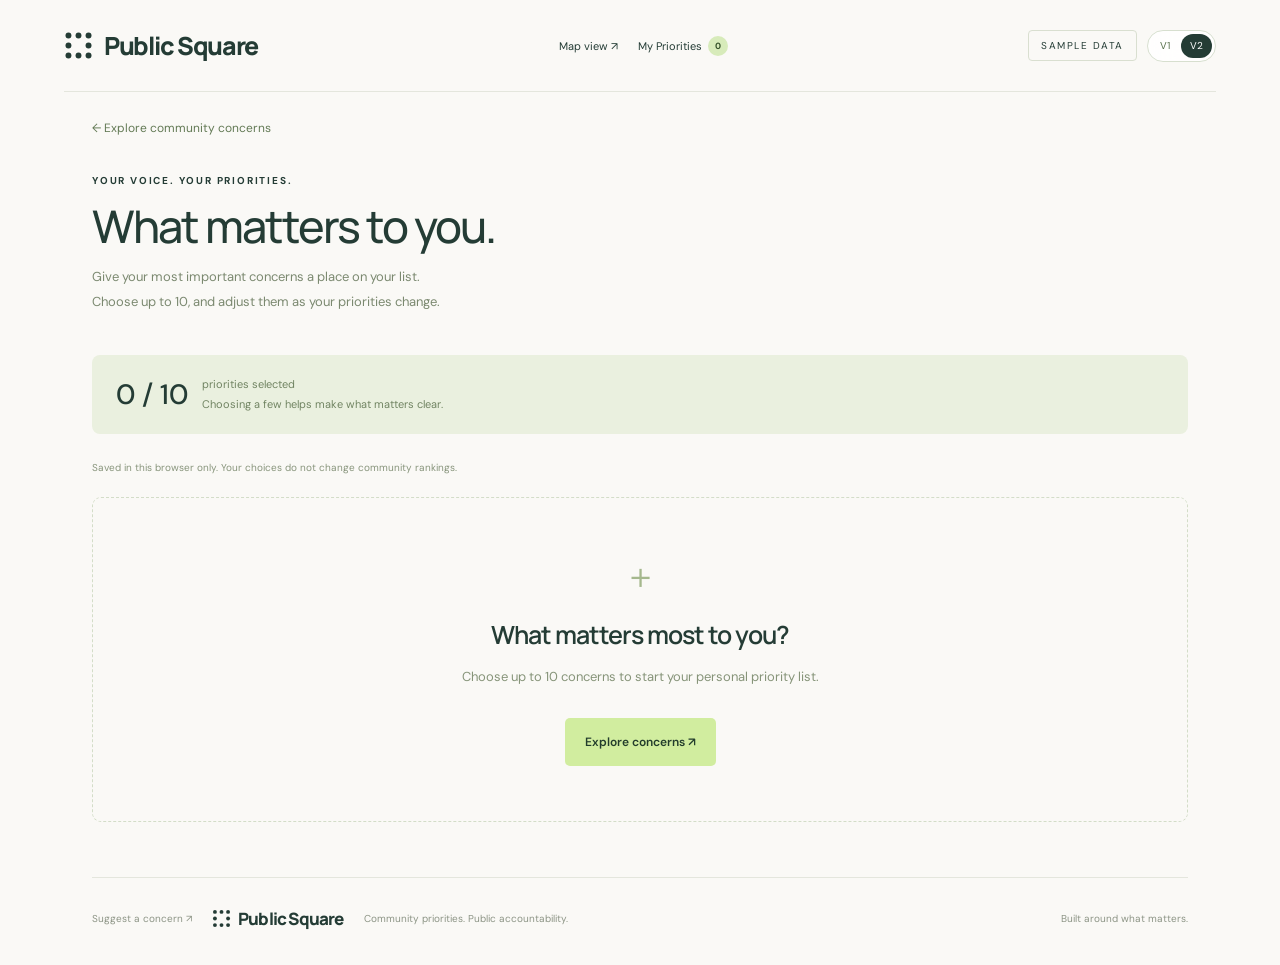
<file: priorities.html>
<!doctype html><html lang="en"><head><meta charset="UTF-8"><meta name="viewport" content="width=device-width,initial-scale=1"><title>My Priorities — Public Square</title><style>
@import url('https://fonts.googleapis.com/css2?family=DM+Sans:wght@400;450;500;550;600;650;700&family=Manrope:wght@400;500;600;650;700;750;800&display=swap');
:root{--paper:#faf9f6;--ink:#243c35;--muted:#7b827a;--line:#e4e6dd;--green:#c9ec8e}*{box-sizing:border-box}body{margin:0;background:var(--paper);color:var(--ink);font-family:'DM Sans',sans-serif;font-size:14px}button,input,select{font:inherit}a{color:inherit;text-decoration:none}.site-header{height:92px;margin:0 5%;display:flex;align-items:center;border-bottom:1px solid var(--line);gap:28px}.brand{font-family:Manrope,sans-serif;font-weight:800;font-size:25px;letter-spacing:-1.3px;display:flex;align-items:center}.brand-mark{font-size:35px;margin-right:10px;line-height:1}.brand-dot{color:#71904b}.header-note{color:var(--muted);font-size:12px}.preview-label{margin-left:auto;font-size:10px;letter-spacing:1.5px;border:1px solid #d9dfd0;padding:8px 12px;border-radius:4px}main{max-width:1160px;margin:auto;padding:0 32px}.intro{position:relative;padding:58px 0 31px;overflow:hidden}.eyebrow{font-size:10px;letter-spacing:1.8px;font-weight:700;display:flex;align-items:center;gap:8px}.eyebrow>span{width:6px;height:6px;border-radius:50%;background:#7e9b55}h1{font-family:Manrope,sans-serif;font-size:70px;line-height:1.12;letter-spacing:-3.8px;font-weight:500;margin:22px 0}h1 em{font-style:normal;background:linear-gradient(transparent 65%,var(--green) 65%,var(--green) 93%,transparent 93%)}.intro p{color:#747d74;font-size:14px;line-height:1.9}.intro-bottom{display:flex;align-items:center;gap:17px;margin-top:30px}.community{font-weight:600;font-size:12px}.community>span{font-size:20px;margin-right:5px}.demo-note{font-size:10px;color:#888f84;border-left:1px solid var(--line);padding-left:17px}.hero-art{position:absolute;right:4px;top:65px;width:410px;height:290px}.art-grid{position:absolute;inset:0;background-image:radial-gradient(#cbd2c1 1px,transparent 1px);background-size:19px 19px;mask-image:linear-gradient(to right,transparent,black 20%,black 80%,transparent)}.art-circle{position:absolute;width:215px;height:215px;border-radius:50%;background:#e7edda;left:110px;top:20px}.art-card{position:absolute;background:#fffefb;border:1px solid #dfe4d5;box-shadow:0 10px 25px #243c3509;border-radius:7px;padding:21px 16px;width:330px;font-size:12px;font-weight:550;display:flex;align-items:center;gap:16px}.art-card>span{font-size:11px;color:#839575}.art-card>b{margin-left:auto;font-size:18px;font-weight:400}.card-one{top:28px;left:15px;transform:rotate(-6deg)}.card-two{top:105px;left:63px;transform:rotate(3deg);background:#e6efce}.card-three{top:182px;left:28px;transform:rotate(-3deg)}.art-caption{position:absolute;bottom:0;left:92px;letter-spacing:1.7px;font-size:8px;color:#929b86}.priorities{border-top:1px solid var(--line);padding-top:34px}.section-heading{display:flex;justify-content:space-between;align-items:end;margin-bottom:24px}h2{font-family:Manrope,sans-serif;font-size:30px;letter-spacing:-1px;margin:8px 0 0;font-weight:600;display:flex;align-items:center;gap:12px}.count{font-family:'DM Sans',sans-serif;font-size:11px;background:#e8eddf;color:#66804f;border-radius:5px;padding:5px 8px;letter-spacing:0}.section-heading p{color:var(--muted);font-size:11px}.filters{display:flex;gap:12px;padding:17px;background:#eeefe8;border:1px solid #e4e7dc;border-radius:9px}.select-wrap{display:flex;flex-direction:column;gap:5px;background:var(--paper);border:1px solid #dfe3d8;border-radius:5px;padding:9px 12px;width:220px}.select-wrap>span{font-size:8px;letter-spacing:1.4px;color:#7e8676;font-weight:700}select{border:0;background:transparent;color:var(--ink);font-size:12px;width:100%;outline-offset:4px}.search-wrap{display:flex;align-items:center;gap:10px;margin-left:auto;border-bottom:1px solid #cdd3c3}.search-wrap>span{font-size:27px;color:#7b8574}input{background:transparent;border:0;min-width:0;width:175px;outline-offset:5px;font-size:12px;padding:12px 0;color:var(--ink)}.reset{border:0;background:none;font-size:10px;color:#7b8273;padding:6px;cursor:pointer}.list-labels{display:flex;justify-content:space-between;padding:24px 22px 12px;font-size:8px;font-weight:600;letter-spacing:1.4px;color:#89917f}.concern{display:flex;align-items:center;gap:22px;border-top:1px solid var(--line);padding:23px 20px;transition:background .15s}.concern:hover{background:#f0f2e9}.rank{font-family:Manrope,sans-serif;font-size:23px;font-weight:500;letter-spacing:-1px;width:32px;color:#a2ac98}.concern:first-child .rank{color:#537344}.concern-main{flex:1;min-width:0}.concern-title{border:0;padding:0;background:none;text-align:left;color:var(--ink);font-family:Manrope,sans-serif;font-size:16px;font-weight:650;letter-spacing:-.3px;cursor:pointer}.concern-title:hover{text-decoration:underline;text-underline-offset:4px}.concern-main p{font-size:12px;color:#7f867b;margin:7px 0 11px;line-height:1.6}.meta{display:flex;align-items:center;gap:12px;color:#87907e;font-size:9px}.tag{background:#edf0e7;padding:4px 7px;border-radius:3px;color:#688057}.priority-count{min-width:100px;text-align:right;font-size:18px;font-weight:500;letter-spacing:-.5px}.priority-count small{display:block;color:#939a8b;font-size:9px;font-weight:400;letter-spacing:0;margin-top:5px}.row-arrow{margin-left:10px;color:#94a087;font-size:20px}.list-footer{border-top:1px solid var(--line);display:flex;justify-content:space-between;padding:17px 0;font-size:10px;color:#8a9381}.invitation{margin:27px 0 42px;display:flex;gap:19px;align-items:center;background:#eaf0df;border-radius:8px;padding:26px 28px}.invitation-icon{font-size:40px;color:#78975b}.invitation h3{font-family:Manrope,sans-serif;font-size:17px;margin:0 0 6px;font-weight:600;letter-spacing:-.4px}.invitation p{font-size:11px;color:#7b8970;margin:0;line-height:1.7}.sample-badge{margin-left:auto;font-size:10px;color:#6a7f58}footer{display:flex;gap:20px;align-items:center;padding:24px 0 30px;border-top:1px solid var(--line);color:#8c9485;font-size:10px}.brand.small{font-size:17px;color:var(--ink);letter-spacing:-.8px}footer>span{margin-left:auto}.empty{padding:50px 20px;text-align:center;color:var(--muted)}dialog{border:1px solid var(--line);border-radius:14px;max-width:560px;width:calc(100% - 32px);padding:34px;background:var(--paper);color:var(--ink);box-shadow:0 20px 90px #14291f33}dialog::backdrop{background:#203c3566;backdrop-filter:blur(3px)}.close{float:right;border:0;background:none;font-size:25px;color:var(--ink);cursor:pointer}dialog h2{font-size:27px;margin:20px 0}dialog p{line-height:1.8;color:#737f6c}dialog .detail-note{font-size:12px;border-top:1px solid var(--line);padding-top:16px}button:focus-visible,a:focus-visible{outline:2px solid #67864c;outline-offset:5px}@media(min-width:1450px){main{max-width:1230px}.intro{padding-top:65px;padding-bottom:40px}}@media(max-width:900px){.hero-art{transform:scale(.75);transform-origin:right center;right:-15px}.intro p{max-width:380px}.header-note{display:none}.search-wrap{width:170px}input{width:130px}.select-wrap{width:180px}.sample-badge{display:none}}@media(max-width:650px){.site-header{height:75px;margin:0 22px}.brand{font-size:22px}.brand-mark{font-size:29px}.preview-label{font-size:7px;padding:7px;letter-spacing:1px}main{padding:0 22px}.intro{padding:36px 0 25px}.hero-art{display:none}h1{font-size:57px;letter-spacing:-3px}.intro p{font-size:13px}.intro-bottom{flex-wrap:wrap;gap:10px}.demo-note{font-size:9px}.section-heading{align-items:start;flex-direction:column;gap:9px}.section-heading p{margin:0}.filters{flex-wrap:wrap;padding:12px;gap:10px}.select-wrap{width:calc(50% - 5px)}.search-wrap{margin:0;flex:1}.search-wrap input{width:100%}.list-labels{padding-left:0;padding-right:0;font-size:7px}.concern{gap:12px;padding:22px 0}.rank{font-size:20px;width:25px}.concern-title{font-size:14px;line-height:1.5}.concern-main p{font-size:11px}.priority-count{font-size:16px;min-width:55px}.priority-count small{font-size:8px}.row-arrow{display:none}.meta{gap:8px;font-size:8px;flex-wrap:wrap}.list-footer>span:last-child{display:none}.invitation{padding:20px 17px;gap:12px}.invitation h3{font-size:15px}.invitation p{font-size:10px}footer{flex-wrap:wrap;gap:8px 15px}footer>span{display:none}footer p{font-size:9px}}

[hidden]{display:none!important}.filters{flex-wrap:wrap;align-items:stretch}.filters .select-wrap{flex:1 1 145px;width:auto;min-width:135px}.filters .search-wrap{flex:1 1 170px}.filters .search-wrap input{width:100%}.select-wrap input{width:100%;padding:0;font-size:12px}.filter-help{font-size:10px;color:var(--muted);line-height:1.6;margin:8px 2px}.filter-help:empty{display:none}.community #community-name{font-size:12px}

html{scroll-behavior:smooth}.landing-hero{min-height:100svh;position:relative;isolation:isolate;display:flex;flex-direction:column;background:#213d30;color:white;padding:0 5% 28px}.hero-photo,.hero-shade{position:absolute;inset:0;width:100%;height:100%;object-fit:cover;z-index:-2}.hero-photo{object-position:65% center}.hero-shade{z-index:-1;background:linear-gradient(90deg,#09251de0 0%,#10281e99 45%,#10281e22 100%),linear-gradient(0deg,#0c261ad9,transparent 60%)}.hero-header{display:flex;align-items:center;gap:30px;padding:28px 0;border-bottom:1px solid #ffffff30}.hero-header .brand{color:#fff}.hero-header .preview-label{border-color:#ffffff60;color:#fff}.hero-nav{font-size:12px;margin-left:auto}.hero-message{flex:1;padding:80px 0 60px;max-width:850px}.hero-message .eyebrow{color:#d4e8bb}.hero-message h1{font-size:clamp(48px,5.8vw,88px);line-height:1.1;letter-spacing:-3px;margin:26px 0}.hero-message h1 em{background:none;color:#d3ef9d}.hero-message p{font-size:16px;line-height:1.8;color:#ecf0e7;max-width:520px}.hero-link{display:inline-flex;gap:28px;align-items:center;font-size:12px;margin-top:22px}.hero-link span{border:1px solid #ffffff80;border-radius:50%;padding:8px 13px;font-size:20px}.hero-filter-panel{background:#faf9f6;color:var(--ink);border-radius:12px;padding:22px 24px;box-shadow:0 8px 45px #0002}.hero-filter-heading{display:flex;align-items:center;justify-content:space-between;gap:16px;margin-bottom:16px}.hero-filter-heading h2{font-size:22px;margin:0;letter-spacing:-.7px}.hero-filter-heading>span{font-size:11px;color:var(--muted)}.hero-filter-panel .filters{padding:0;border:0;background:none;gap:10px}.find-button{background:#d1ed9f;border:0;color:#233d2c;border-radius:5px;padding:16px 20px;font-weight:600;font-size:12px;cursor:pointer;display:flex;align-items:center;justify-content:center;gap:20px}.find-button:hover{background:#c1df8a}.hero-sample{font-size:9px;color:#8a9182;margin:12px 0 0}.hero-filter-panel .reset{display:none}#agenda{padding-top:45px}.priorities{border-top:0}.results-page main{padding-top:28px}.results-page .section-heading{margin-top:25px}.back-link{font-size:12px;color:#637a55}.results-page .filters{margin-top:20px}.results-page .find-button{display:none}.results-page .invitation{display:none}@media(max-width:650px){.landing-hero{padding:0 20px 20px}.hero-header{padding:22px 0;gap:12px}.hero-header .brand{font-size:21px}.hero-nav{display:none}.hero-message{padding:60px 0 45px}.hero-message h1{font-size:49px;letter-spacing:-2px}.hero-message p{font-size:13px}.hero-filter-panel{padding:18px}.hero-filter-heading{display:block}.hero-filter-heading h2{font-size:19px;margin-bottom:7px}.hero-filter-panel .select-wrap{min-width:110px;flex-basis:calc(50% - 5px)}.find-button{flex:1 1 100%}.hero-photo{object-position:60% center}.hero-shade{background:linear-gradient(90deg,#09251de8,#10281e55)}.hero-sample{line-height:1.7}.hero-header .preview-label{margin-left:auto;font-size:7px}.hero-message .eyebrow{font-size:8px}#agenda{padding-top:25px}}


.version-switcher{position:fixed;bottom:18px;right:20px;z-index:50;display:flex;align-items:center;gap:5px;padding:6px;background:#fffffff2;border:1px solid #d7dfcf;border-radius:40px;box-shadow:0 5px 25px #10271d26;font:11px 'DM Sans',sans-serif;color:#263e32;backdrop-filter:blur(12px)}.version-switcher>span{padding:0 9px;color:#7b8774;font-size:9px;letter-spacing:1px}.version-switcher a{display:block;border-radius:30px;padding:9px 13px;color:#58704b}.version-switcher a[aria-current=page]{background:#243c35;color:#fff}.version-switcher a:hover{background:#e7efd9;color:#243c35}@media(max-width:650px){.version-switcher{bottom:12px;right:12px}.version-switcher>span{display:none}footer{padding-bottom:75px}}

/* Compact version control shared by all screens. */
.header-controls{margin-left:auto;display:flex;align-items:center;gap:12px;flex-shrink:0}.header-controls .preview-label{margin-left:0;white-space:nowrap}.version-switcher{position:static;display:inline-flex;align-items:center;gap:2px;padding:3px;border:1px solid #d7dfcf;border-radius:30px;background:#ffffffd9;box-shadow:none;font:10px 'DM Sans',sans-serif;color:#263e32}.version-switcher a{display:block;padding:6px 9px;border-radius:20px;color:#58704b;line-height:1.2}.version-switcher a[aria-current=page]{background:#243c35;color:white}.version-switcher a:hover{background:#e7efd9;color:#243c35}.hero-header .version-switcher{background:#ffffff16;border-color:#ffffff65}.hero-header .version-switcher a{color:#fff}.hero-header .version-switcher a[aria-current=page]{background:#d3ef9d;color:#243c35}.hero-header .hero-nav{margin-left:auto}.hero-header .header-controls{margin-left:0}.landing-hero{padding-bottom:clamp(70px,10svh,120px)}.hero-message{padding-bottom:38px}.hero-filter-panel{margin-top:12px}@media(max-width:650px){.header-controls{gap:7px}.site-header,.hero-header{gap:10px}.site-header .brand,.hero-header .brand{font-size:18px;letter-spacing:-.8px}.site-header .brand-mark{font-size:24px;margin-right:6px}.header-controls .preview-label{font-size:6px;letter-spacing:.6px;padding:7px 5px}.version-switcher a{padding:6px 7px;font-size:9px}.hero-header .header-controls{margin-left:auto}.landing-hero{padding-bottom:48px}.hero-message{padding-top:45px;padding-bottom:30px}footer{padding-bottom:30px}}
.atlas-link{font-size:11px;white-space:nowrap;margin-left:auto}.hero-header .atlas-link{color:white}.hero-header .hero-nav{display:none}@media(max-width:650px){.atlas-link{font-size:9px}.site-header .header-note{display:none}.header-controls .preview-label{display:none}.hero-header{gap:12px}.header-controls{margin-left:0}}
.brand .square-logo{width:32px;height:32px;flex-shrink:0;margin-right:10px}.brand{white-space:nowrap}.brand.small .square-logo{width:23px;height:23px;margin-right:7px}@media(max-width:650px){.brand .square-logo{width:25px;height:25px;margin-right:7px}.hero-header .brand{font-size:18px}}.brand .square-logo{width:29px;height:29px;margin-right:11px}.brand.small .square-logo{width:19px;height:19px}@media(max-width:650px){.brand .square-logo{width:23px;height:23px;margin-right:8px}.brand.small .square-logo{width:19px;height:19px}}

.priority-button{display:inline-flex;align-items:center;justify-content:center;gap:6px;background:transparent;border:1px solid #cbd6bf;border-radius:5px;padding:8px 11px;color:#597348;font-size:10px;cursor:pointer;margin-top:12px;line-height:1.5}.priority-button:hover{background:#e7efd9}.priority-button.is-priority{background:#d9eac0;border-color:#b3ca95;color:#344f29}.rank-card .priority-button{width:100%;font-size:12px;padding:12px}.priority-nav{white-space:nowrap;font-size:11px;display:flex;align-items:center;gap:6px}.priority-nav b{background:#d7ebba;color:#35522a;font-size:9px;border-radius:15px;padding:4px 6px;min-width:20px;text-align:center}.save-note{font-size:10px;color:#87947b;line-height:1.8}.priority-status{position:fixed;bottom:20px;left:50%;transform:translateX(-50%);background:#263f33;color:white;border-radius:7px;padding:13px 20px;font-size:12px;box-shadow:0 4px 20px #0002;z-index:100;max-width:calc(100% - 32px);width:max-content;pointer-events:none}.priority-status:empty{display:none}.priorities-intro{padding:38px 0 27px}.priorities-intro h1{font-size:45px;letter-spacing:-2px;margin:14px 0}.priorities-intro p{font-size:13px;color:#7b8970;line-height:1.9}.priority-budget{display:flex;align-items:center;gap:14px;padding:20px 24px;background:#eaf0df;border-radius:8px;margin-bottom:25px}.priority-budget strong{font-size:28px;font-weight:500}.priority-budget p{font-size:11px;color:#718462;line-height:1.8;margin:0}.saved-concern{display:flex;align-items:center;gap:20px;padding:25px 0;border-bottom:1px solid var(--line)}.saved-concern>div{flex:1}.saved-concern h2{font-size:18px;letter-spacing:-.5px;margin:12px 0 8px;line-height:1.5}.saved-concern p{font-size:12px;color:#7b8870;line-height:1.8}.remove-priority{border:1px solid #dce2d3;border-radius:5px;padding:10px 12px;background:none;font-size:11px;color:#7e8a72;cursor:pointer}.remove-priority:hover{background:#efece4;color:#654d36}.priority-empty{text-align:center;border:1px dashed #d3ddc8;border-radius:9px;padding:55px 20px;margin:20px 0 55px}.priority-empty>span{font-size:35px;color:#a5b88d}.priority-empty h2{justify-content:center;font-size:25px;margin-top:17px}.priority-empty p{font-size:13px;color:#869479;line-height:1.8}.priority-empty .find-button{display:inline-flex;margin-top:16px}.priorities-page footer{margin-top:45px}.priorities-page .back-link{display:inline-block;margin-top:28px}.hero-header .priority-nav{color:white}.site-header,.hero-header{gap:20px}.header-controls{gap:10px}@media(max-width:800px){.priority-nav{font-size:9px;gap:4px}.header-controls .preview-label{display:none}.site-header,.hero-header{gap:12px}.header-note{display:none}}@media(max-width:450px){.brand{font-size:17px!important;letter-spacing:-.6px!important}.brand .square-logo{width:21px!important;height:21px!important;margin-right:6px!important}.site-header,.hero-header{gap:9px}.priority-nav{font-size:8px}.atlas-link{font-size:8px}.header-controls{gap:3px}.version-switcher a{font-size:8px;padding:5px}.priorities-intro h1{font-size:35px}.saved-concern{align-items:start}.saved-concern h2{font-size:15px}.remove-priority{padding:8px;font-size:10px}.priority-budget{padding:16px}}
</style></head><body class="priorities-page"><header class="site-header"><a class="brand" href="./"><svg class="square-logo" aria-hidden="true" viewBox="7 7 26 26" fill="none"><circle cx="11" cy="11" r="2.65" fill="currentColor"/><circle cx="20" cy="11" r="2.65" fill="currentColor"/><circle cx="29" cy="11" r="2.65" fill="currentColor"/><circle cx="11" cy="20" r="2.65" fill="currentColor"/><circle cx="29" cy="20" r="2.65" fill="currentColor"/><circle cx="11" cy="29" r="2.65" fill="currentColor"/><circle cx="20" cy="29" r="2.65" fill="currentColor"/><circle cx="29" cy="29" r="2.65" fill="currentColor"/></svg>Public Square</a><a class="atlas-link" href="map.html">Map view ↗</a><a class="priority-nav" href="priorities.html">My Priorities <b data-priority-count>0</b></a><div class="header-controls"><span class="preview-label">SAMPLE DATA</span><nav class="version-switcher" aria-label="Design version"><a href="v1.html" title="V1: Original design" >V1</a><a href="index.html" title="V2: Community design" aria-current="page">V2</a></nav></div></header><main><a class="back-link" href="results.html">← Explore community concerns</a><section class="priorities-intro"><div class="eyebrow">YOUR VOICE. YOUR PRIORITIES.</div><h1 id="priorities-heading" tabindex="-1">What matters to you.</h1><p>Give your most important concerns a place on your list.<br>Choose up to 10, and adjust them as your priorities change.</p></section><div class="priority-budget"><strong><span data-priority-count>0</span> / 10</strong><p>priorities selected<br>Choosing a few helps make what matters clear.</p></div><p class="save-note" data-save-note></p><section id="my-priority-list" aria-label="Your selected concerns"></section><footer><a href="suggest.html">Suggest a concern ↗</a><a class="brand small" href="./"><svg class="square-logo" aria-hidden="true" viewBox="7 7 26 26" fill="none"><circle cx="11" cy="11" r="2.65" fill="currentColor"/><circle cx="20" cy="11" r="2.65" fill="currentColor"/><circle cx="29" cy="11" r="2.65" fill="currentColor"/><circle cx="11" cy="20" r="2.65" fill="currentColor"/><circle cx="29" cy="20" r="2.65" fill="currentColor"/><circle cx="11" cy="29" r="2.65" fill="currentColor"/><circle cx="20" cy="29" r="2.65" fill="currentColor"/><circle cx="29" cy="29" r="2.65" fill="currentColor"/></svg>Public Square</a><p>Community priorities. Public accountability.</p><span>Built around what matters.</span></footer></main><div id="priority-announcement" class="priority-status" role="status" aria-live="polite" aria-atomic="true"></div><script>function createPriorityStore(storage,validIds){
 const key='public-square-priorities-v1',allowed=new Set(validIds);let saved=[],persistent=true;
 try{const raw=JSON.parse(storage.getItem(key)||'[]');if(Array.isArray(raw))saved=[...new Set(raw.filter(id=>allowed.has(id)))].slice(0,10);}catch{persistent=false;}
 return {get ids(){return [...saved]},get persistent(){return persistent},has(id){return saved.includes(id)},toggle(id){if(!allowed.has(id))return 'invalid';const previous=[...saved];if(saved.includes(id))saved=saved.filter(x=>x!==id);else{if(saved.length>=10)return 'limit';saved.push(id)}try{storage.setItem(key,JSON.stringify(saved));persistent=true;}catch{persistent=false;}return previous.includes(id)?'removed':'added';},reload(){try{const raw=JSON.parse(storage.getItem(key)||'[]');saved=Array.isArray(raw)?[...new Set(raw.filter(id=>allowed.has(id)))].slice(0,10):[];}catch{persistent=false;}}};
}

const priorityCatalog=[{"title": "Making housing affordable for the people who live here", "description": "Rising rents and limited housing options are pushing longtime neighbors out.", "topic": "Housing", "state": "Oregon", "city": "Portland", "zip": "97211", "priorities": 1842, "comments": 128, "sources": 24, "id": "concern-1"}, {"title": "Safer streets for walking and biking", "description": "Everyone deserves a safe way to get to school, work, and back home.", "topic": "Transportation", "state": "Oregon", "city": "Portland", "zip": "97214", "priorities": 1567, "comments": 96, "sources": 18, "id": "concern-2"}, {"title": "More support for neighbors experiencing homelessness", "description": "Building a compassionate, lasting response with shelter, services, and housing.", "topic": "Community care", "state": "Washington", "city": "Seattle", "zip": "98101", "priorities": 1439, "comments": 112, "sources": 31, "id": "concern-3"}, {"title": "Reliable public transit that connects our neighborhoods", "description": "Frequent service and better connections make everyday trips easier for everyone.", "topic": "Transportation", "state": "Washington", "city": "Seattle", "zip": "98103", "priorities": 1216, "comments": 74, "sources": 16, "id": "concern-4"}, {"title": "Parks and public spaces that feel welcoming to everyone", "description": "Clean, accessible places to play, gather, and spend time outside.", "topic": "Public spaces", "state": "Oregon", "city": "Eugene", "zip": "97401", "priorities": 1084, "comments": 63, "sources": 12, "id": "concern-5"}, {"title": "Keeping our local businesses and main streets thriving", "description": "Supporting the neighborhood places that bring jobs, character, and connection.", "topic": "Community care", "state": "California", "city": "Sacramento", "zip": "95814", "priorities": 967, "comments": 58, "sources": 9, "id": "concern-6"}, {"title": "Cleaner rivers and a healthier urban environment", "description": "Protecting our waterways, expanding tree cover, and preparing for hotter summers.", "topic": "Environment", "state": "California", "city": "San Francisco", "zip": "94103", "priorities": 852, "comments": 41, "sources": 22, "id": "concern-7"}, {"title": "More affordable childcare for working families", "description": "Helping families find dependable care close to where they live and work.", "topic": "Community care", "state": "California", "city": "Sacramento", "zip": "95816", "priorities": 731, "comments": 49, "sources": 11, "id": "concern-8"}];
let priorityStorage;try{priorityStorage=window.localStorage;}catch{priorityStorage={getItem(){throw Error('Unavailable')},setItem(){throw Error('Unavailable')}}}
const priorityStore=createPriorityStore(priorityStorage,priorityCatalog.map(c=>c.id));
function syncPriorityUI(){
 document.querySelectorAll('[data-priority]').forEach(button=>{const selected=priorityStore.has(button.dataset.priority);button.setAttribute('aria-pressed',String(selected));button.classList.toggle('is-priority',selected);button.textContent=selected?'✓ My priority':'＋ Make this a priority';});
 document.querySelectorAll('[data-priority-count]').forEach(el=>el.textContent=priorityStore.ids.length);
 document.querySelectorAll('[data-save-note]').forEach(el=>el.textContent=priorityStore.persistent?'Saved in this browser only. Your choices do not change community rankings.':'Browser storage is unavailable. Choices last only while this page stays open.');
 const target=document.querySelector('#my-priority-list');
 if(target){const choices=priorityCatalog.filter(c=>priorityStore.has(c.id));target.innerHTML=choices.length?choices.map(c=>`<article class="saved-concern"><div><span class="tag">${c.topic}</span><h2><a href="concern.html?id=${c.id}&amp;back=priorities.html">${c.title} ↗</a></h2><p>${c.city}, ${c.state} · ${c.description}</p></div><button class="remove-priority" data-remove-priority="${c.id}" aria-label="Remove ${c.title} from my priorities">Remove ×</button></article>`).join(''):'<div class="priority-empty"><span aria-hidden="true">＋</span><h2>What matters most to you?</h2><p>Choose up to 10 concerns to start your personal priority list.</p><a class="find-button" href="results.html">Explore concerns ↗</a></div>';}
}
function announcePriority(message){document.querySelector('#priority-announcement').textContent=message;}
document.addEventListener('click',event=>{const button=event.target.closest('[data-priority], [data-remove-priority]');if(!button)return;const id=button.dataset.priority||button.dataset.removePriority;const next=button.matches('[data-remove-priority]')?button.closest('article').nextElementSibling?.querySelector('button'):null;const result=priorityStore.toggle(id);syncPriorityUI();announcePriority(result==='limit'?'You have 10 priorities. Remove one in My Priorities before adding another.':result==='added'?`Added to your priorities. ${priorityStore.ids.length} of 10 selected.`:`Removed from your priorities. ${priorityStore.ids.length} of 10 selected.`);if(button.dataset.removePriority){if(next&&next.isConnected)next.focus();else document.querySelector('#priorities-heading')?.focus();}});
window.addEventListener('storage',event=>{if(event.key==='public-square-priorities-v1'||event.key===null){priorityStore.reload();syncPriorityUI();}});
syncPriorityUI();
</script></body></html>
</file>
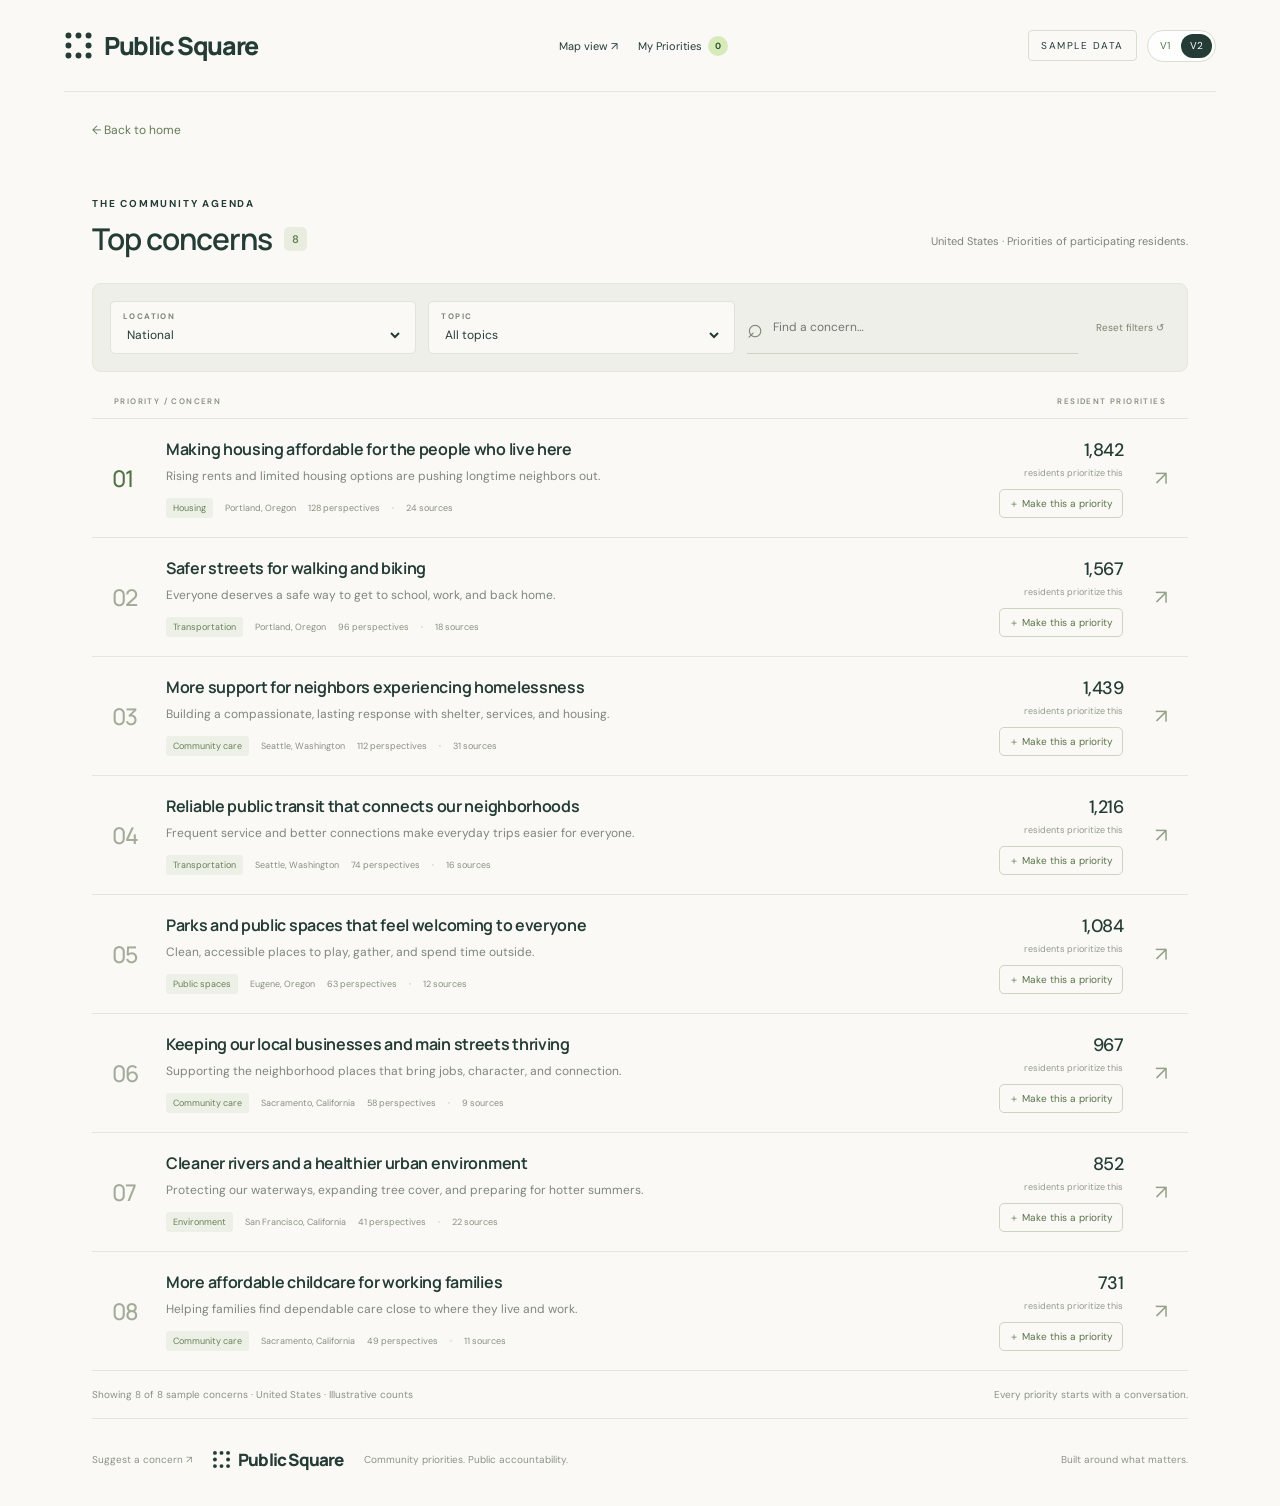
<file: results.html>
<!doctype html>
<html lang="en">
<head><meta charset="UTF-8"><meta name="viewport" content="width=device-width, initial-scale=1.0"><title>Top concerns — Public Square</title><style>
@import url('https://fonts.googleapis.com/css2?family=DM+Sans:wght@400;450;500;550;600;650;700&family=Manrope:wght@400;500;600;650;700;750;800&display=swap');
:root{--paper:#faf9f6;--ink:#243c35;--muted:#7b827a;--line:#e4e6dd;--green:#c9ec8e}*{box-sizing:border-box}body{margin:0;background:var(--paper);color:var(--ink);font-family:'DM Sans',sans-serif;font-size:14px}button,input,select{font:inherit}a{color:inherit;text-decoration:none}.site-header{height:92px;margin:0 5%;display:flex;align-items:center;border-bottom:1px solid var(--line);gap:28px}.brand{font-family:Manrope,sans-serif;font-weight:800;font-size:25px;letter-spacing:-1.3px;display:flex;align-items:center}.brand-mark{font-size:35px;margin-right:10px;line-height:1}.brand-dot{color:#71904b}.header-note{color:var(--muted);font-size:12px}.preview-label{margin-left:auto;font-size:10px;letter-spacing:1.5px;border:1px solid #d9dfd0;padding:8px 12px;border-radius:4px}main{max-width:1160px;margin:auto;padding:0 32px}.intro{position:relative;padding:58px 0 31px;overflow:hidden}.eyebrow{font-size:10px;letter-spacing:1.8px;font-weight:700;display:flex;align-items:center;gap:8px}.eyebrow>span{width:6px;height:6px;border-radius:50%;background:#7e9b55}h1{font-family:Manrope,sans-serif;font-size:70px;line-height:1.12;letter-spacing:-3.8px;font-weight:500;margin:22px 0}h1 em{font-style:normal;background:linear-gradient(transparent 65%,var(--green) 65%,var(--green) 93%,transparent 93%)}.intro p{color:#747d74;font-size:14px;line-height:1.9}.intro-bottom{display:flex;align-items:center;gap:17px;margin-top:30px}.community{font-weight:600;font-size:12px}.community>span{font-size:20px;margin-right:5px}.demo-note{font-size:10px;color:#888f84;border-left:1px solid var(--line);padding-left:17px}.hero-art{position:absolute;right:4px;top:65px;width:410px;height:290px}.art-grid{position:absolute;inset:0;background-image:radial-gradient(#cbd2c1 1px,transparent 1px);background-size:19px 19px;mask-image:linear-gradient(to right,transparent,black 20%,black 80%,transparent)}.art-circle{position:absolute;width:215px;height:215px;border-radius:50%;background:#e7edda;left:110px;top:20px}.art-card{position:absolute;background:#fffefb;border:1px solid #dfe4d5;box-shadow:0 10px 25px #243c3509;border-radius:7px;padding:21px 16px;width:330px;font-size:12px;font-weight:550;display:flex;align-items:center;gap:16px}.art-card>span{font-size:11px;color:#839575}.art-card>b{margin-left:auto;font-size:18px;font-weight:400}.card-one{top:28px;left:15px;transform:rotate(-6deg)}.card-two{top:105px;left:63px;transform:rotate(3deg);background:#e6efce}.card-three{top:182px;left:28px;transform:rotate(-3deg)}.art-caption{position:absolute;bottom:0;left:92px;letter-spacing:1.7px;font-size:8px;color:#929b86}.priorities{border-top:1px solid var(--line);padding-top:34px}.section-heading{display:flex;justify-content:space-between;align-items:end;margin-bottom:24px}h2{font-family:Manrope,sans-serif;font-size:30px;letter-spacing:-1px;margin:8px 0 0;font-weight:600;display:flex;align-items:center;gap:12px}.count{font-family:'DM Sans',sans-serif;font-size:11px;background:#e8eddf;color:#66804f;border-radius:5px;padding:5px 8px;letter-spacing:0}.section-heading p{color:var(--muted);font-size:11px}.filters{display:flex;gap:12px;padding:17px;background:#eeefe8;border:1px solid #e4e7dc;border-radius:9px}.select-wrap{display:flex;flex-direction:column;gap:5px;background:var(--paper);border:1px solid #dfe3d8;border-radius:5px;padding:9px 12px;width:220px}.select-wrap>span{font-size:8px;letter-spacing:1.4px;color:#7e8676;font-weight:700}select{border:0;background:transparent;color:var(--ink);font-size:12px;width:100%;outline-offset:4px}.search-wrap{display:flex;align-items:center;gap:10px;margin-left:auto;border-bottom:1px solid #cdd3c3}.search-wrap>span{font-size:27px;color:#7b8574}input{background:transparent;border:0;min-width:0;width:175px;outline-offset:5px;font-size:12px;padding:12px 0;color:var(--ink)}.reset{border:0;background:none;font-size:10px;color:#7b8273;padding:6px;cursor:pointer}.list-labels{display:flex;justify-content:space-between;padding:24px 22px 12px;font-size:8px;font-weight:600;letter-spacing:1.4px;color:#89917f}.concern{display:flex;align-items:center;gap:22px;border-top:1px solid var(--line);padding:23px 20px;transition:background .15s}.concern:hover{background:#f0f2e9}.rank{font-family:Manrope,sans-serif;font-size:23px;font-weight:500;letter-spacing:-1px;width:32px;color:#a2ac98}.concern:first-child .rank{color:#537344}.concern-main{flex:1;min-width:0}.concern-title{border:0;padding:0;background:none;text-align:left;color:var(--ink);font-family:Manrope,sans-serif;font-size:16px;font-weight:650;letter-spacing:-.3px;cursor:pointer}.concern-title:hover{text-decoration:underline;text-underline-offset:4px}.concern-main p{font-size:12px;color:#7f867b;margin:7px 0 11px;line-height:1.6}.meta{display:flex;align-items:center;gap:12px;color:#87907e;font-size:9px}.tag{background:#edf0e7;padding:4px 7px;border-radius:3px;color:#688057}.priority-count{min-width:100px;text-align:right;font-size:18px;font-weight:500;letter-spacing:-.5px}.priority-count small{display:block;color:#939a8b;font-size:9px;font-weight:400;letter-spacing:0;margin-top:5px}.row-arrow{margin-left:10px;color:#94a087;font-size:20px}.list-footer{border-top:1px solid var(--line);display:flex;justify-content:space-between;padding:17px 0;font-size:10px;color:#8a9381}.invitation{margin:27px 0 42px;display:flex;gap:19px;align-items:center;background:#eaf0df;border-radius:8px;padding:26px 28px}.invitation-icon{font-size:40px;color:#78975b}.invitation h3{font-family:Manrope,sans-serif;font-size:17px;margin:0 0 6px;font-weight:600;letter-spacing:-.4px}.invitation p{font-size:11px;color:#7b8970;margin:0;line-height:1.7}.sample-badge{margin-left:auto;font-size:10px;color:#6a7f58}footer{display:flex;gap:20px;align-items:center;padding:24px 0 30px;border-top:1px solid var(--line);color:#8c9485;font-size:10px}.brand.small{font-size:17px;color:var(--ink);letter-spacing:-.8px}footer>span{margin-left:auto}.empty{padding:50px 20px;text-align:center;color:var(--muted)}dialog{border:1px solid var(--line);border-radius:14px;max-width:560px;width:calc(100% - 32px);padding:34px;background:var(--paper);color:var(--ink);box-shadow:0 20px 90px #14291f33}dialog::backdrop{background:#203c3566;backdrop-filter:blur(3px)}.close{float:right;border:0;background:none;font-size:25px;color:var(--ink);cursor:pointer}dialog h2{font-size:27px;margin:20px 0}dialog p{line-height:1.8;color:#737f6c}dialog .detail-note{font-size:12px;border-top:1px solid var(--line);padding-top:16px}button:focus-visible,a:focus-visible{outline:2px solid #67864c;outline-offset:5px}@media(min-width:1450px){main{max-width:1230px}.intro{padding-top:65px;padding-bottom:40px}}@media(max-width:900px){.hero-art{transform:scale(.75);transform-origin:right center;right:-15px}.intro p{max-width:380px}.header-note{display:none}.search-wrap{width:170px}input{width:130px}.select-wrap{width:180px}.sample-badge{display:none}}@media(max-width:650px){.site-header{height:75px;margin:0 22px}.brand{font-size:22px}.brand-mark{font-size:29px}.preview-label{font-size:7px;padding:7px;letter-spacing:1px}main{padding:0 22px}.intro{padding:36px 0 25px}.hero-art{display:none}h1{font-size:57px;letter-spacing:-3px}.intro p{font-size:13px}.intro-bottom{flex-wrap:wrap;gap:10px}.demo-note{font-size:9px}.section-heading{align-items:start;flex-direction:column;gap:9px}.section-heading p{margin:0}.filters{flex-wrap:wrap;padding:12px;gap:10px}.select-wrap{width:calc(50% - 5px)}.search-wrap{margin:0;flex:1}.search-wrap input{width:100%}.list-labels{padding-left:0;padding-right:0;font-size:7px}.concern{gap:12px;padding:22px 0}.rank{font-size:20px;width:25px}.concern-title{font-size:14px;line-height:1.5}.concern-main p{font-size:11px}.priority-count{font-size:16px;min-width:55px}.priority-count small{font-size:8px}.row-arrow{display:none}.meta{gap:8px;font-size:8px;flex-wrap:wrap}.list-footer>span:last-child{display:none}.invitation{padding:20px 17px;gap:12px}.invitation h3{font-size:15px}.invitation p{font-size:10px}footer{flex-wrap:wrap;gap:8px 15px}footer>span{display:none}footer p{font-size:9px}}

[hidden]{display:none!important}.filters{flex-wrap:wrap;align-items:stretch}.filters .select-wrap{flex:1 1 145px;width:auto;min-width:135px}.filters .search-wrap{flex:1 1 170px}.filters .search-wrap input{width:100%}.select-wrap input{width:100%;padding:0;font-size:12px}.filter-help{font-size:10px;color:var(--muted);line-height:1.6;margin:8px 2px}.filter-help:empty{display:none}.community #community-name{font-size:12px}

html{scroll-behavior:smooth}.landing-hero{min-height:100svh;position:relative;isolation:isolate;display:flex;flex-direction:column;background:#213d30;color:white;padding:0 5% 28px}.hero-photo,.hero-shade{position:absolute;inset:0;width:100%;height:100%;object-fit:cover;z-index:-2}.hero-photo{object-position:65% center}.hero-shade{z-index:-1;background:linear-gradient(90deg,#09251de0 0%,#10281e99 45%,#10281e22 100%),linear-gradient(0deg,#0c261ad9,transparent 60%)}.hero-header{display:flex;align-items:center;gap:30px;padding:28px 0;border-bottom:1px solid #ffffff30}.hero-header .brand{color:#fff}.hero-header .preview-label{border-color:#ffffff60;color:#fff}.hero-nav{font-size:12px;margin-left:auto}.hero-message{flex:1;padding:80px 0 60px;max-width:850px}.hero-message .eyebrow{color:#d4e8bb}.hero-message h1{font-size:clamp(48px,5.8vw,88px);line-height:1.1;letter-spacing:-3px;margin:26px 0}.hero-message h1 em{background:none;color:#d3ef9d}.hero-message p{font-size:16px;line-height:1.8;color:#ecf0e7;max-width:520px}.hero-link{display:inline-flex;gap:28px;align-items:center;font-size:12px;margin-top:22px}.hero-link span{border:1px solid #ffffff80;border-radius:50%;padding:8px 13px;font-size:20px}.hero-filter-panel{background:#faf9f6;color:var(--ink);border-radius:12px;padding:22px 24px;box-shadow:0 8px 45px #0002}.hero-filter-heading{display:flex;align-items:center;justify-content:space-between;gap:16px;margin-bottom:16px}.hero-filter-heading h2{font-size:22px;margin:0;letter-spacing:-.7px}.hero-filter-heading>span{font-size:11px;color:var(--muted)}.hero-filter-panel .filters{padding:0;border:0;background:none;gap:10px}.find-button{background:#d1ed9f;border:0;color:#233d2c;border-radius:5px;padding:16px 20px;font-weight:600;font-size:12px;cursor:pointer;display:flex;align-items:center;justify-content:center;gap:20px}.find-button:hover{background:#c1df8a}.hero-sample{font-size:9px;color:#8a9182;margin:12px 0 0}.hero-filter-panel .reset{display:none}#agenda{padding-top:45px}.priorities{border-top:0}.results-page main{padding-top:28px}.results-page .section-heading{margin-top:25px}.back-link{font-size:12px;color:#637a55}.results-page .filters{margin-top:20px}.results-page .find-button{display:none}.results-page .invitation{display:none}@media(max-width:650px){.landing-hero{padding:0 20px 20px}.hero-header{padding:22px 0;gap:12px}.hero-header .brand{font-size:21px}.hero-nav{display:none}.hero-message{padding:60px 0 45px}.hero-message h1{font-size:49px;letter-spacing:-2px}.hero-message p{font-size:13px}.hero-filter-panel{padding:18px}.hero-filter-heading{display:block}.hero-filter-heading h2{font-size:19px;margin-bottom:7px}.hero-filter-panel .select-wrap{min-width:110px;flex-basis:calc(50% - 5px)}.find-button{flex:1 1 100%}.hero-photo{object-position:60% center}.hero-shade{background:linear-gradient(90deg,#09251de8,#10281e55)}.hero-sample{line-height:1.7}.hero-header .preview-label{margin-left:auto;font-size:7px}.hero-message .eyebrow{font-size:8px}#agenda{padding-top:25px}}


.version-switcher{position:fixed;bottom:18px;right:20px;z-index:50;display:flex;align-items:center;gap:5px;padding:6px;background:#fffffff2;border:1px solid #d7dfcf;border-radius:40px;box-shadow:0 5px 25px #10271d26;font:11px 'DM Sans',sans-serif;color:#263e32;backdrop-filter:blur(12px)}.version-switcher>span{padding:0 9px;color:#7b8774;font-size:9px;letter-spacing:1px}.version-switcher a{display:block;border-radius:30px;padding:9px 13px;color:#58704b}.version-switcher a[aria-current=page]{background:#243c35;color:#fff}.version-switcher a:hover{background:#e7efd9;color:#243c35}@media(max-width:650px){.version-switcher{bottom:12px;right:12px}.version-switcher>span{display:none}footer{padding-bottom:75px}}

/* Compact version control shared by all screens. */
.header-controls{margin-left:auto;display:flex;align-items:center;gap:12px;flex-shrink:0}.header-controls .preview-label{margin-left:0;white-space:nowrap}.version-switcher{position:static;display:inline-flex;align-items:center;gap:2px;padding:3px;border:1px solid #d7dfcf;border-radius:30px;background:#ffffffd9;box-shadow:none;font:10px 'DM Sans',sans-serif;color:#263e32}.version-switcher a{display:block;padding:6px 9px;border-radius:20px;color:#58704b;line-height:1.2}.version-switcher a[aria-current=page]{background:#243c35;color:white}.version-switcher a:hover{background:#e7efd9;color:#243c35}.hero-header .version-switcher{background:#ffffff16;border-color:#ffffff65}.hero-header .version-switcher a{color:#fff}.hero-header .version-switcher a[aria-current=page]{background:#d3ef9d;color:#243c35}.hero-header .hero-nav{margin-left:auto}.hero-header .header-controls{margin-left:0}.landing-hero{padding-bottom:clamp(70px,10svh,120px)}.hero-message{padding-bottom:38px}.hero-filter-panel{margin-top:12px}@media(max-width:650px){.header-controls{gap:7px}.site-header,.hero-header{gap:10px}.site-header .brand,.hero-header .brand{font-size:18px;letter-spacing:-.8px}.site-header .brand-mark{font-size:24px;margin-right:6px}.header-controls .preview-label{font-size:6px;letter-spacing:.6px;padding:7px 5px}.version-switcher a{padding:6px 7px;font-size:9px}.hero-header .header-controls{margin-left:auto}.landing-hero{padding-bottom:48px}.hero-message{padding-top:45px;padding-bottom:30px}footer{padding-bottom:30px}}
.atlas-link{font-size:11px;white-space:nowrap;margin-left:auto}.hero-header .atlas-link{color:white}.hero-header .hero-nav{display:none}@media(max-width:650px){.atlas-link{font-size:9px}.site-header .header-note{display:none}.header-controls .preview-label{display:none}.hero-header{gap:12px}.header-controls{margin-left:0}}
.brand .square-logo{width:32px;height:32px;flex-shrink:0;margin-right:10px}.brand{white-space:nowrap}.brand.small .square-logo{width:23px;height:23px;margin-right:7px}@media(max-width:650px){.brand .square-logo{width:25px;height:25px;margin-right:7px}.hero-header .brand{font-size:18px}}.brand .square-logo{width:29px;height:29px;margin-right:11px}.brand.small .square-logo{width:19px;height:19px}@media(max-width:650px){.brand .square-logo{width:23px;height:23px;margin-right:8px}.brand.small .square-logo{width:19px;height:19px}}

.priority-button{display:inline-flex;align-items:center;justify-content:center;gap:6px;background:transparent;border:1px solid #cbd6bf;border-radius:5px;padding:8px 11px;color:#597348;font-size:10px;cursor:pointer;margin-top:12px;line-height:1.5}.priority-button:hover{background:#e7efd9}.priority-button.is-priority{background:#d9eac0;border-color:#b3ca95;color:#344f29}.rank-card .priority-button{width:100%;font-size:12px;padding:12px}.priority-nav{white-space:nowrap;font-size:11px;display:flex;align-items:center;gap:6px}.priority-nav b{background:#d7ebba;color:#35522a;font-size:9px;border-radius:15px;padding:4px 6px;min-width:20px;text-align:center}.save-note{font-size:10px;color:#87947b;line-height:1.8}.priority-status{position:fixed;bottom:20px;left:50%;transform:translateX(-50%);background:#263f33;color:white;border-radius:7px;padding:13px 20px;font-size:12px;box-shadow:0 4px 20px #0002;z-index:100;max-width:calc(100% - 32px);width:max-content;pointer-events:none}.priority-status:empty{display:none}.priorities-intro{padding:38px 0 27px}.priorities-intro h1{font-size:45px;letter-spacing:-2px;margin:14px 0}.priorities-intro p{font-size:13px;color:#7b8970;line-height:1.9}.priority-budget{display:flex;align-items:center;gap:14px;padding:20px 24px;background:#eaf0df;border-radius:8px;margin-bottom:25px}.priority-budget strong{font-size:28px;font-weight:500}.priority-budget p{font-size:11px;color:#718462;line-height:1.8;margin:0}.saved-concern{display:flex;align-items:center;gap:20px;padding:25px 0;border-bottom:1px solid var(--line)}.saved-concern>div{flex:1}.saved-concern h2{font-size:18px;letter-spacing:-.5px;margin:12px 0 8px;line-height:1.5}.saved-concern p{font-size:12px;color:#7b8870;line-height:1.8}.remove-priority{border:1px solid #dce2d3;border-radius:5px;padding:10px 12px;background:none;font-size:11px;color:#7e8a72;cursor:pointer}.remove-priority:hover{background:#efece4;color:#654d36}.priority-empty{text-align:center;border:1px dashed #d3ddc8;border-radius:9px;padding:55px 20px;margin:20px 0 55px}.priority-empty>span{font-size:35px;color:#a5b88d}.priority-empty h2{justify-content:center;font-size:25px;margin-top:17px}.priority-empty p{font-size:13px;color:#869479;line-height:1.8}.priority-empty .find-button{display:inline-flex;margin-top:16px}.priorities-page footer{margin-top:45px}.priorities-page .back-link{display:inline-block;margin-top:28px}.hero-header .priority-nav{color:white}.site-header,.hero-header{gap:20px}.header-controls{gap:10px}@media(max-width:800px){.priority-nav{font-size:9px;gap:4px}.header-controls .preview-label{display:none}.site-header,.hero-header{gap:12px}.header-note{display:none}}@media(max-width:450px){.brand{font-size:17px!important;letter-spacing:-.6px!important}.brand .square-logo{width:21px!important;height:21px!important;margin-right:6px!important}.site-header,.hero-header{gap:9px}.priority-nav{font-size:8px}.atlas-link{font-size:8px}.header-controls{gap:3px}.version-switcher a{font-size:8px;padding:5px}.priorities-intro h1{font-size:35px}.saved-concern{align-items:start}.saved-concern h2{font-size:15px}.remove-priority{padding:8px;font-size:10px}.priority-budget{padding:16px}}

.concern .priority-count{flex:0 0 155px}.concern .priority-count .priority-button{margin-top:10px;letter-spacing:normal;font-weight:400;padding:6px 9px}.concern{padding-top:19px;padding-bottom:19px}@media(max-width:650px){.concern .priority-count{flex-basis:118px;min-width:118px}.concern .priority-count .priority-button{font-size:9px;padding:6px;margin-top:8px}.concern{gap:10px;padding-top:17px;padding-bottom:17px}}
</style></head>
<body class="results-page"><header class="site-header"><a class="brand" href="./"><svg class="square-logo" aria-hidden="true" viewBox="7 7 26 26" fill="none"><circle cx="11" cy="11" r="2.65" fill="currentColor"/><circle cx="20" cy="11" r="2.65" fill="currentColor"/><circle cx="29" cy="11" r="2.65" fill="currentColor"/><circle cx="11" cy="20" r="2.65" fill="currentColor"/><circle cx="29" cy="20" r="2.65" fill="currentColor"/><circle cx="11" cy="29" r="2.65" fill="currentColor"/><circle cx="20" cy="29" r="2.65" fill="currentColor"/><circle cx="29" cy="29" r="2.65" fill="currentColor"/></svg>Public Square</a><a class="atlas-link" href="map.html">Map view ↗</a><a class="priority-nav" href="priorities.html">My Priorities <b data-priority-count>0</b></a><div class="header-controls"><span class="preview-label">SAMPLE DATA</span><nav class="version-switcher" aria-label="Design version"><a href="v1.html" title="V1: Original design" >V1</a><a href="index.html" title="V2: Community design" aria-current="page">V2</a></nav></div></header>

<main><a class="back-link" href="./">← Back to home</a>

<section class="priorities" aria-labelledby="list-title"><div class="section-heading"><div><div class="eyebrow">THE COMMUNITY AGENDA</div><h2 id="list-title">Top concerns<span class="count" id="count">8</span></h2></div><p><span id="community-name">United States</span> · Priorities of participating residents.</p></div>

<form class="filters" id="filters"><label class="select-wrap"><span>LOCATION</span><select id="location" aria-label="Location level"><option value="national">National</option><option value="state">State</option><option value="city">City</option><option value="zip">ZIP code</option></select></label><label class="select-wrap" id="state-field" hidden><span>STATE</span><select id="state" aria-label="Select state"><option>Oregon</option><option>Washington</option><option>California</option></select></label><label class="select-wrap" id="city-field" hidden><span>CITY</span><select id="city" aria-label="Select city"></select></label><label class="select-wrap" id="zip-field" hidden><span>ZIP CODE</span><input id="zip" type="text" inputmode="numeric" maxlength="5" pattern="[0-9]{5}" placeholder="Enter ZIP" aria-label="Enter ZIP code" aria-describedby="zip-message"></label><label class="select-wrap"><span>TOPIC</span><select id="topic" aria-label="Filter by topic"><option value="all">All topics</option><option>Housing</option><option>Transportation</option><option>Public spaces</option><option>Community care</option><option>Environment</option></select></label><label class="search-wrap"><span aria-hidden="true">⌕</span><input id="search" type="search" placeholder="Find a concern…" aria-label="Search concerns"></label><button class="find-button" type="submit">Explore concerns <span aria-hidden="true">↗</span></button><button class="reset" type="reset">Reset filters ↺</button></form><p id="zip-message" class="filter-help" aria-live="polite"></p><div class="list-labels"><span>PRIORITY / CONCERN</span><span>RESIDENT PRIORITIES</span></div><div id="concerns" aria-live="polite"></div><div class="list-footer"><span id="results"></span><span>Every priority starts with a conversation.</span></div></section>
<aside class="invitation"><span class="invitation-icon" aria-hidden="true">✳</span><div><h3>A clearer picture, together.</h3><p>Local experiences and reliable evidence help bring each concern into focus.</p></div><span class="sample-badge">An early look at Public Square</span></aside>
<footer><a href="suggest.html">Suggest a concern ↗</a><a class="brand small" href="./"><svg class="square-logo" aria-hidden="true" viewBox="7 7 26 26" fill="none"><circle cx="11" cy="11" r="2.65" fill="currentColor"/><circle cx="20" cy="11" r="2.65" fill="currentColor"/><circle cx="29" cy="11" r="2.65" fill="currentColor"/><circle cx="11" cy="20" r="2.65" fill="currentColor"/><circle cx="29" cy="20" r="2.65" fill="currentColor"/><circle cx="11" cy="29" r="2.65" fill="currentColor"/><circle cx="20" cy="29" r="2.65" fill="currentColor"/><circle cx="29" cy="29" r="2.65" fill="currentColor"/></svg>Public Square</a><p>Community priorities. Public accountability.</p><span>Built around what matters.</span></footer>
</main><dialog id="detail"><button class="close" aria-label="Close concern details">×</button><div id="detail-content"></div></dialog><script>
const concerns = [
  {title:'Making housing affordable for the people who live here',description:'Rising rents and limited housing options are pushing longtime neighbors out.',topic:'Housing',state:'Oregon',city:'Portland',zip:'97211',priorities:1842,comments:128,sources:24},
  {title:'Safer streets for walking and biking',description:'Everyone deserves a safe way to get to school, work, and back home.',topic:'Transportation',state:'Oregon',city:'Portland',zip:'97214',priorities:1567,comments:96,sources:18},
  {title:'More support for neighbors experiencing homelessness',description:'Building a compassionate, lasting response with shelter, services, and housing.',topic:'Community care',state:'Washington',city:'Seattle',zip:'98101',priorities:1439,comments:112,sources:31},
  {title:'Reliable public transit that connects our neighborhoods',description:'Frequent service and better connections make everyday trips easier for everyone.',topic:'Transportation',state:'Washington',city:'Seattle',zip:'98103',priorities:1216,comments:74,sources:16},
  {title:'Parks and public spaces that feel welcoming to everyone',description:'Clean, accessible places to play, gather, and spend time outside.',topic:'Public spaces',state:'Oregon',city:'Eugene',zip:'97401',priorities:1084,comments:63,sources:12},
  {title:'Keeping our local businesses and main streets thriving',description:'Supporting the neighborhood places that bring jobs, character, and connection.',topic:'Community care',state:'California',city:'Sacramento',zip:'95814',priorities:967,comments:58,sources:9},
  {title:'Cleaner rivers and a healthier urban environment',description:'Protecting our waterways, expanding tree cover, and preparing for hotter summers.',topic:'Environment',state:'California',city:'San Francisco',zip:'94103',priorities:852,comments:41,sources:22},
  {title:'More affordable childcare for working families',description:'Helping families find dependable care close to where they live and work.',topic:'Community care',state:'California',city:'Sacramento',zip:'95816',priorities:731,comments:49,sources:11}
];
const list = document.querySelector('#concerns');
const locationFilter = document.querySelector('#location');
const stateFilter = document.querySelector('#state');
const cityFilter = document.querySelector('#city');
const zipFilter = document.querySelector('#zip');
const zipMessage = document.querySelector('#zip-message');
const topicFilter = document.querySelector('#topic');
const search = document.querySelector('#search');
const format = number => number.toLocaleString('en-US');
function updateLocation(){
  const scope = locationFilter.value;
  document.querySelector('#state-field').hidden = !['state','city'].includes(scope);
  document.querySelector('#city-field').hidden = scope !== 'city';
  document.querySelector('#zip-field').hidden = scope !== 'zip';
  const cities = [...new Set(concerns.filter(c => c.state === stateFilter.value).map(c => c.city))];
  const previous = cityFilter.value;
  cityFilter.replaceChildren(...cities.map(city => new Option(city,city)));
  if(cities.includes(previous)) cityFilter.value = previous;
  render();
}
function render(){
  const query = search.value.trim().toLowerCase();
  const scope = locationFilter.value;
  const zip = zipFilter.value.trim();
  const validZip = /^\d{5}$/.test(zip);
  zipFilter.setAttribute('aria-invalid', String(scope === 'zip' && zip.length > 0 && !validZip));
  zipMessage.textContent = scope === 'zip' && !validZip ? 'Enter a 5-digit ZIP code.' : '';
  const area = scope === 'national' ? 'United States' : scope === 'state' ? stateFilter.value : scope === 'city' ? `${cityFilter.value}, ${stateFilter.value}` : validZip ? `ZIP ${zip}` : 'Choose a ZIP code';
  document.querySelector('#community-name').textContent = area;
  const filtered = concerns.filter(c => (scope === 'national' || scope === 'state' && c.state === stateFilter.value || scope === 'city' && c.state === stateFilter.value && c.city === cityFilter.value || scope === 'zip' && validZip && c.zip === zip) && (topicFilter.value === 'all' || c.topic === topicFilter.value) && `${c.title} ${c.description} ${c.topic}`.toLowerCase().includes(query));
  list.innerHTML = filtered.length ? filtered.map(c => {
    const index = concerns.indexOf(c);
    return `<article class="concern" id="concern-${index+1}"><span class="rank">${String(index+1).padStart(2,'0')}</span><div class="concern-main"><button class="concern-title" data-index="${index}">${c.title}</button><p>${c.description}</p><div class="meta"><span class="tag">${c.topic}</span><span>${c.city}, ${c.state}</span><span>${c.comments} perspectives</span><span>·</span><span>${c.sources} sources</span></div></div><div class="priority-count">${format(c.priorities)}<small>residents prioritize this</small><button class="priority-button" data-priority="concern-${index+1}" aria-pressed="false">＋ Make this a priority</button></div><span class="row-arrow" aria-hidden="true">↗</span></article>`;
  }).join('') : '<p class="empty">No concerns match these filters. Try another topic or location.</p>';
  document.querySelector('#count').textContent = filtered.length;
  document.querySelector('#results').textContent = `Showing ${filtered.length} of ${concerns.length} sample concerns · ${area} · Illustrative counts`;
  if(window.syncPriorityUI) window.syncPriorityUI();
}
locationFilter.addEventListener('change',updateLocation);
stateFilter.addEventListener('change',updateLocation);
[cityFilter,topicFilter].forEach(el => el.addEventListener('change',render));
zipFilter.addEventListener('input',render);
document.querySelector('#filters').addEventListener('submit',event => {
  event.preventDefault();
  if(locationFilter.value === 'zip' && !/^\d{5}$/.test(zipFilter.value.trim())){render();zipFilter.focus();return;}
  if(document.body.classList.contains('results-page')){render();return;}
  const params = new URLSearchParams({level:locationFilter.value,state:stateFilter.value,city:cityFilter.value,zip:zipFilter.value.trim(),topic:topicFilter.value,q:search.value});
  window.location.href = `results.html?${params}`;
});
search.addEventListener('input',render);
document.querySelector('#filters').addEventListener('reset',()=>setTimeout(updateLocation,0));
list.addEventListener('click',event=>{
 const button=event.target.closest('[data-index]');if(!button)return;
 const index=Number(button.dataset.index);if(!concerns[index])return;
 const filters=new URLSearchParams({level:locationFilter.value,state:stateFilter.value,city:cityFilter.value,zip:zipFilter.value,topic:topicFilter.value,q:search.value});
 const page=window.location.pathname.split('/').pop()||'index.html';
 const back=`${page}?${filters}#concern-${index+1}`;
 window.location.href=`concern.html?${new URLSearchParams({id:`concern-${index+1}`,back})}`;
});
const params = new URLSearchParams(window.location.search);
if(['national','state','city','zip'].includes(params.get('level'))) locationFilter.value=params.get('level');
if(['Oregon','Washington','California'].includes(params.get('state'))) stateFilter.value=params.get('state');
updateLocation();
if([...cityFilter.options].some(o=>o.value===params.get('city'))) cityFilter.value=params.get('city');
if([...topicFilter.options].some(o=>o.value===params.get('topic'))) topicFilter.value=params.get('topic');
zipFilter.value=params.get('zip')||'';
search.value=params.get('q')||'';
render();
if(/^#concern-[1-8]$/.test(window.location.hash)) requestAnimationFrame(()=>document.getElementById(window.location.hash.slice(1))?.scrollIntoView({block:'center'}));

</script>
<div id="priority-announcement" class="priority-status" role="status" aria-live="polite" aria-atomic="true"></div><script>function createPriorityStore(storage,validIds){
 const key='public-square-priorities-v1',allowed=new Set(validIds);let saved=[],persistent=true;
 try{const raw=JSON.parse(storage.getItem(key)||'[]');if(Array.isArray(raw))saved=[...new Set(raw.filter(id=>allowed.has(id)))].slice(0,10);}catch{persistent=false;}
 return {get ids(){return [...saved]},get persistent(){return persistent},has(id){return saved.includes(id)},toggle(id){if(!allowed.has(id))return 'invalid';const previous=[...saved];if(saved.includes(id))saved=saved.filter(x=>x!==id);else{if(saved.length>=10)return 'limit';saved.push(id)}try{storage.setItem(key,JSON.stringify(saved));persistent=true;}catch{persistent=false;}return previous.includes(id)?'removed':'added';},reload(){try{const raw=JSON.parse(storage.getItem(key)||'[]');saved=Array.isArray(raw)?[...new Set(raw.filter(id=>allowed.has(id)))].slice(0,10):[];}catch{persistent=false;}}};
}

const priorityCatalog=[{"title": "Making housing affordable for the people who live here", "description": "Rising rents and limited housing options are pushing longtime neighbors out.", "topic": "Housing", "state": "Oregon", "city": "Portland", "zip": "97211", "priorities": 1842, "comments": 128, "sources": 24, "id": "concern-1"}, {"title": "Safer streets for walking and biking", "description": "Everyone deserves a safe way to get to school, work, and back home.", "topic": "Transportation", "state": "Oregon", "city": "Portland", "zip": "97214", "priorities": 1567, "comments": 96, "sources": 18, "id": "concern-2"}, {"title": "More support for neighbors experiencing homelessness", "description": "Building a compassionate, lasting response with shelter, services, and housing.", "topic": "Community care", "state": "Washington", "city": "Seattle", "zip": "98101", "priorities": 1439, "comments": 112, "sources": 31, "id": "concern-3"}, {"title": "Reliable public transit that connects our neighborhoods", "description": "Frequent service and better connections make everyday trips easier for everyone.", "topic": "Transportation", "state": "Washington", "city": "Seattle", "zip": "98103", "priorities": 1216, "comments": 74, "sources": 16, "id": "concern-4"}, {"title": "Parks and public spaces that feel welcoming to everyone", "description": "Clean, accessible places to play, gather, and spend time outside.", "topic": "Public spaces", "state": "Oregon", "city": "Eugene", "zip": "97401", "priorities": 1084, "comments": 63, "sources": 12, "id": "concern-5"}, {"title": "Keeping our local businesses and main streets thriving", "description": "Supporting the neighborhood places that bring jobs, character, and connection.", "topic": "Community care", "state": "California", "city": "Sacramento", "zip": "95814", "priorities": 967, "comments": 58, "sources": 9, "id": "concern-6"}, {"title": "Cleaner rivers and a healthier urban environment", "description": "Protecting our waterways, expanding tree cover, and preparing for hotter summers.", "topic": "Environment", "state": "California", "city": "San Francisco", "zip": "94103", "priorities": 852, "comments": 41, "sources": 22, "id": "concern-7"}, {"title": "More affordable childcare for working families", "description": "Helping families find dependable care close to where they live and work.", "topic": "Community care", "state": "California", "city": "Sacramento", "zip": "95816", "priorities": 731, "comments": 49, "sources": 11, "id": "concern-8"}];
let priorityStorage;try{priorityStorage=window.localStorage;}catch{priorityStorage={getItem(){throw Error('Unavailable')},setItem(){throw Error('Unavailable')}}}
const priorityStore=createPriorityStore(priorityStorage,priorityCatalog.map(c=>c.id));
function syncPriorityUI(){
 document.querySelectorAll('[data-priority]').forEach(button=>{const selected=priorityStore.has(button.dataset.priority);button.setAttribute('aria-pressed',String(selected));button.classList.toggle('is-priority',selected);button.textContent=selected?'✓ My priority':'＋ Make this a priority';});
 document.querySelectorAll('[data-priority-count]').forEach(el=>el.textContent=priorityStore.ids.length);
 document.querySelectorAll('[data-save-note]').forEach(el=>el.textContent=priorityStore.persistent?'Saved in this browser only. Your choices do not change community rankings.':'Browser storage is unavailable. Choices last only while this page stays open.');
 const target=document.querySelector('#my-priority-list');
 if(target){const choices=priorityCatalog.filter(c=>priorityStore.has(c.id));target.innerHTML=choices.length?choices.map(c=>`<article class="saved-concern"><div><span class="tag">${c.topic}</span><h2><a href="concern.html?id=${c.id}&amp;back=priorities.html">${c.title} ↗</a></h2><p>${c.city}, ${c.state} · ${c.description}</p></div><button class="remove-priority" data-remove-priority="${c.id}" aria-label="Remove ${c.title} from my priorities">Remove ×</button></article>`).join(''):'<div class="priority-empty"><span aria-hidden="true">＋</span><h2>What matters most to you?</h2><p>Choose up to 10 concerns to start your personal priority list.</p><a class="find-button" href="results.html">Explore concerns ↗</a></div>';}
}
function announcePriority(message){document.querySelector('#priority-announcement').textContent=message;}
document.addEventListener('click',event=>{const button=event.target.closest('[data-priority], [data-remove-priority]');if(!button)return;const id=button.dataset.priority||button.dataset.removePriority;const next=button.matches('[data-remove-priority]')?button.closest('article').nextElementSibling?.querySelector('button'):null;const result=priorityStore.toggle(id);syncPriorityUI();announcePriority(result==='limit'?'You have 10 priorities. Remove one in My Priorities before adding another.':result==='added'?`Added to your priorities. ${priorityStore.ids.length} of 10 selected.`:`Removed from your priorities. ${priorityStore.ids.length} of 10 selected.`);if(button.dataset.removePriority){if(next&&next.isConnected)next.focus();else document.querySelector('#priorities-heading')?.focus();}});
window.addEventListener('storage',event=>{if(event.key==='public-square-priorities-v1'||event.key===null){priorityStore.reload();syncPriorityUI();}});
syncPriorityUI();
</script></body></html>
</file>
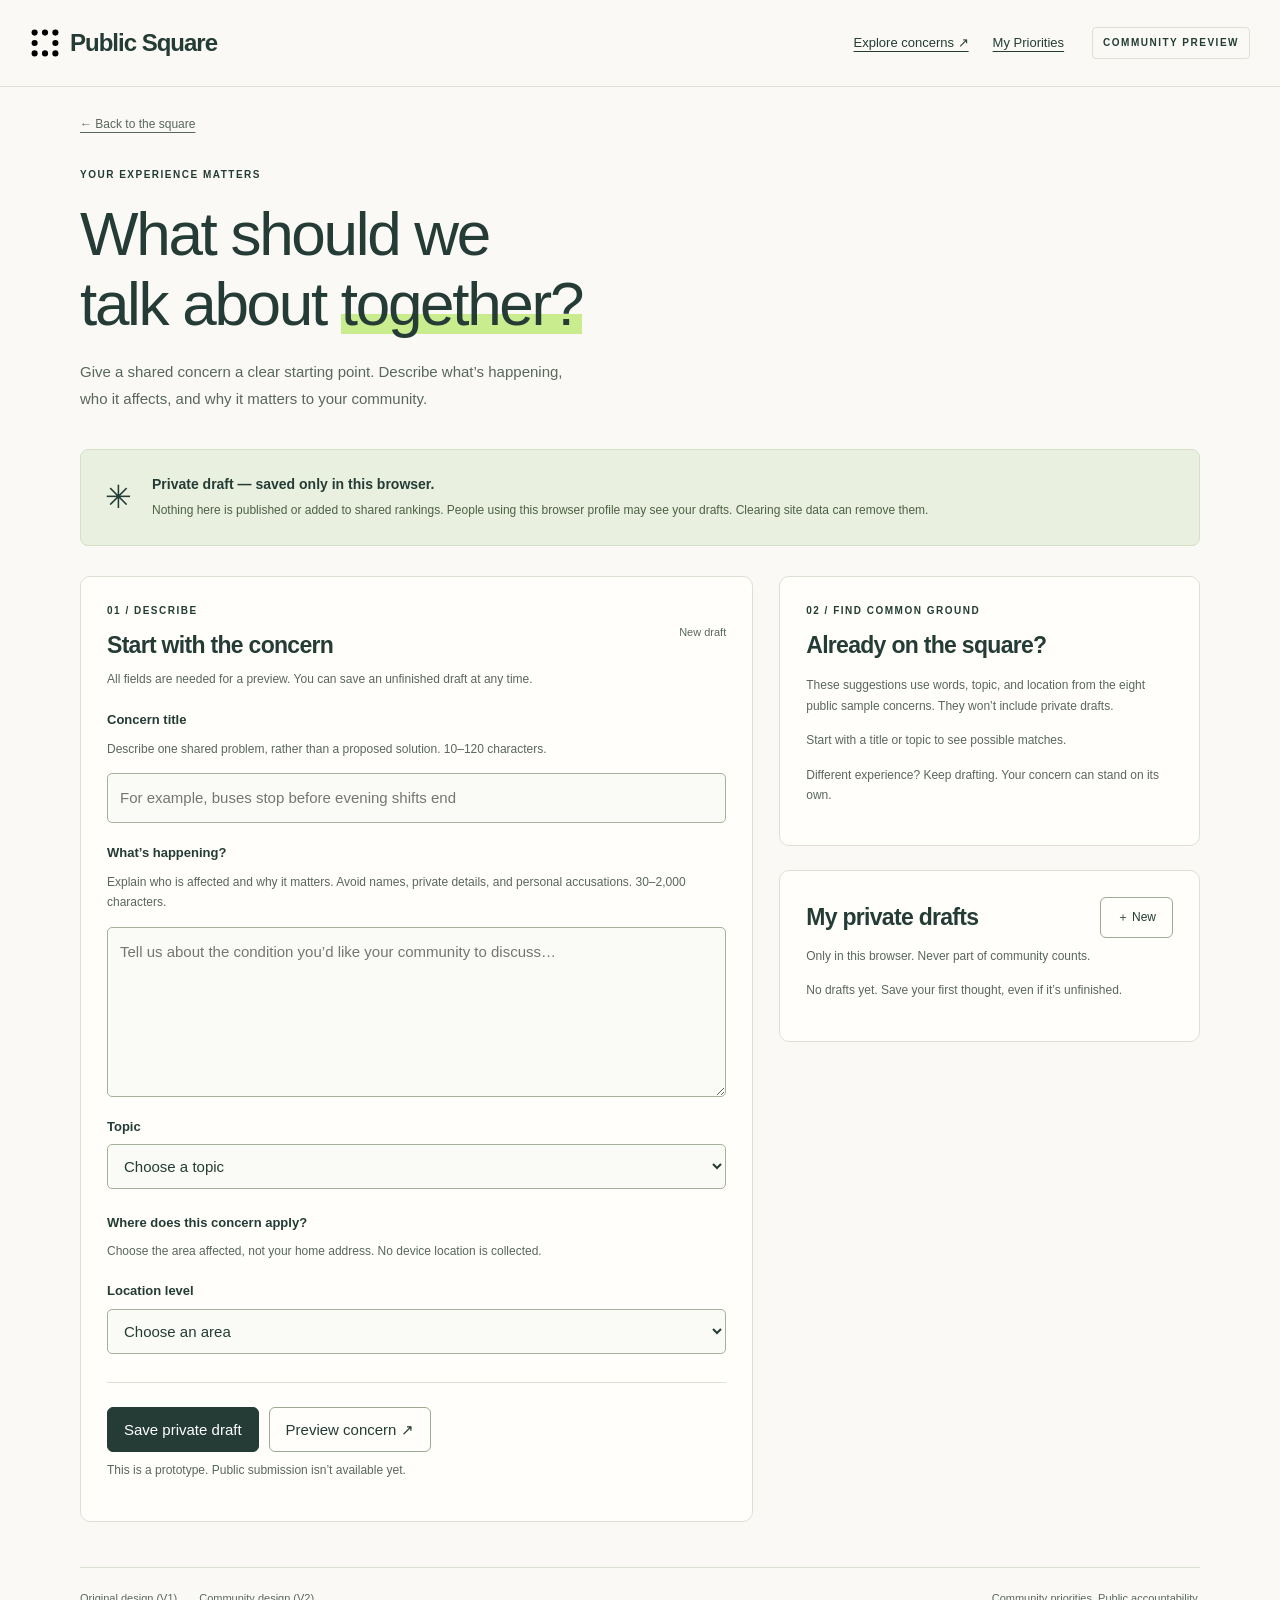
<file: suggest.html>
<!doctype html>
<html lang="en">
<head>
  <meta charset="utf-8">
  <meta name="viewport" content="width=device-width, initial-scale=1">
  <title>Suggest a concern · Public Square</title>
  <link rel="icon" href="logo.svg" type="image/svg+xml">
  <link rel="stylesheet" href="suggest.css">
  <script src="concerns.js" defer></script>
  <script src="drafts.js" defer></script>
  <script src="suggest.js" defer></script>
</head>
<body>
<a class="skip-link" href="#main">Skip to content</a>
<header class="site-header">
  <a class="brand" href="index.html"><img src="logo.svg" alt="" width="30" height="30">Public Square</a>
  <nav aria-label="Main navigation"><a href="results.html">Explore concerns ↗</a><a href="priorities.html">My Priorities</a></nav>
  <span class="badge">COMMUNITY PREVIEW</span>
</header>
<main id="main">
  <a class="back-link" href="index.html">← Back to the square</a>
  <div class="intro"><p class="eyebrow">YOUR EXPERIENCE MATTERS</p><h1>What should we<br>talk about <em>together?</em></h1><p>Give a shared concern a clear starting point. Describe what’s happening,<br class="desktop-break"> who it affects, and why it matters to your community.</p></div>
  <aside class="privacy"><span aria-hidden="true">✳</span><div><strong>Private draft — saved only in this browser.</strong><p>Nothing here is published or added to shared rankings. People using this browser profile may see your drafts. Clearing site data can remove them.</p></div></aside>
  <noscript><p class="notice">JavaScript is needed to preview and save browser drafts. No form data will be submitted.</p></noscript>
  <div class="workspace">
    <section class="editor panel" aria-labelledby="editor-heading">
      <div class="section-top"><div><p class="eyebrow">01 / DESCRIBE</p><h2 id="editor-heading" tabindex="-1">Start with the concern</h2></div><span id="save-state">New draft</span></div>
      <p class="hint">All fields are needed for a preview. You can save an unfinished draft at any time.</p>
      <div id="conflict" class="notice" hidden><p>This draft changed in another tab. Reload that version or save your work as a separate copy.</p><div class="actions"><button type="button" id="reload-draft">Reload saved version</button><button type="button" id="copy-draft">Save a separate copy</button></div></div>
      <form id="concern-form" novalidate>
        <label for="title">Concern title</label><p class="hint" id="title-help">Describe one shared problem, rather than a proposed solution. 10–120 characters.</p>
        <input id="title" name="title" maxlength="120" required aria-describedby="title-help title-error" placeholder="For example, buses stop before evening shifts end">
        <p class="error" id="title-error"></p>
        <label for="description">What’s happening?</label><p class="hint" id="description-help">Explain who is affected and why it matters. Avoid names, private details, and personal accusations. 30–2,000 characters.</p>
        <textarea id="description" name="description" rows="6" maxlength="2000" required aria-describedby="description-help description-error" placeholder="Tell us about the condition you’d like your community to discuss…"></textarea>
        <p class="error" id="description-error"></p>
        <label for="topic">Topic</label><select id="topic" name="topic" required aria-describedby="topic-error"><option value="">Choose a topic</option><option>Housing</option><option>Transportation</option><option>Public spaces</option><option>Community care</option><option>Environment</option><option>Other / unsure</option></select><p class="error" id="topic-error"></p>
        <fieldset><legend>Where does this concern apply?</legend><p class="hint">Choose the area affected, not your home address. No device location is collected.</p>
          <label for="scope">Location level</label><select id="scope" name="scope" required aria-describedby="scope-error"><option value="">Choose an area</option><option value="national">United States</option><option value="state">State</option><option value="city">City</option><option value="zip">ZIP code</option></select><p class="error" id="scope-error"></p>
          <div id="state-field" hidden><label for="state">State or district</label><select id="state" name="state" aria-describedby="state-error"><option value="">Choose a state</option></select><p class="error" id="state-error"></p></div>
          <div id="city-field" hidden><label for="city">City</label><input id="city" name="city" maxlength="100" aria-describedby="city-error" autocomplete="off"><p class="error" id="city-error"></p></div>
          <div id="zip-field" hidden><label for="zip">ZIP code</label><input id="zip" name="zip" inputmode="numeric" maxlength="5" aria-describedby="zip-help zip-error" autocomplete="off"><p class="hint" id="zip-help">Five digits. This checks the format, not whether a ZIP exists.</p><p class="error" id="zip-error"></p></div>
        </fieldset>
        <div class="actions form-actions"><button type="button" id="save" class="primary">Save private draft</button><button type="submit">Preview concern ↗</button></div>
        <p class="hint">This is a prototype. Public submission isn’t available yet.</p>
      </form>
    </section>
    <aside class="sidebar">
      <section class="panel" aria-labelledby="similar-heading"><p class="eyebrow">02 / FIND COMMON GROUND</p><h2 id="similar-heading">Already on the square?</h2><p class="hint">These suggestions use words, topic, and location from the eight public sample concerns. They won’t include private drafts.</p><div id="similar-list"></div><p class="hint">Different experience? Keep drafting. Your concern can stand on its own.</p></section>
      <section class="panel draft-panel" aria-labelledby="drafts-heading"><div class="section-top"><h2 id="drafts-heading">My private drafts</h2><button type="button" id="new-draft">＋ New</button></div><p class="hint">Only in this browser. Never part of community counts.</p><div id="draft-list"></div></section>
    </aside>
  </div>
  <p id="status" class="status" role="status" aria-live="polite" aria-atomic="true"></p>
  <footer><a href="v1.html">Original design (V1)</a><a href="index.html">Community design (V2)</a><span>Community priorities. Public accountability.</span></footer>
</main>
<dialog id="preview" aria-labelledby="preview-heading"><button type="button" class="close" id="close-preview" aria-label="Close preview">×</button><p class="eyebrow">03 / YOUR CONCERN, IN FOCUS</p><p class="draft-label">PRIVATE DRAFT · NOT PUBLISHED</p><h2 id="preview-heading"></h2><p id="preview-meta" class="hint"></p><p id="preview-description" class="preserve-lines"></p><p class="privacy-note">This preview is private. It does not appear in shared lists or affect community rankings.</p><div class="actions"><button type="button" id="edit-preview">Keep editing</button><button type="button" id="save-preview" class="primary">Save private draft</button></div></dialog>
</body>
</html>
</file>
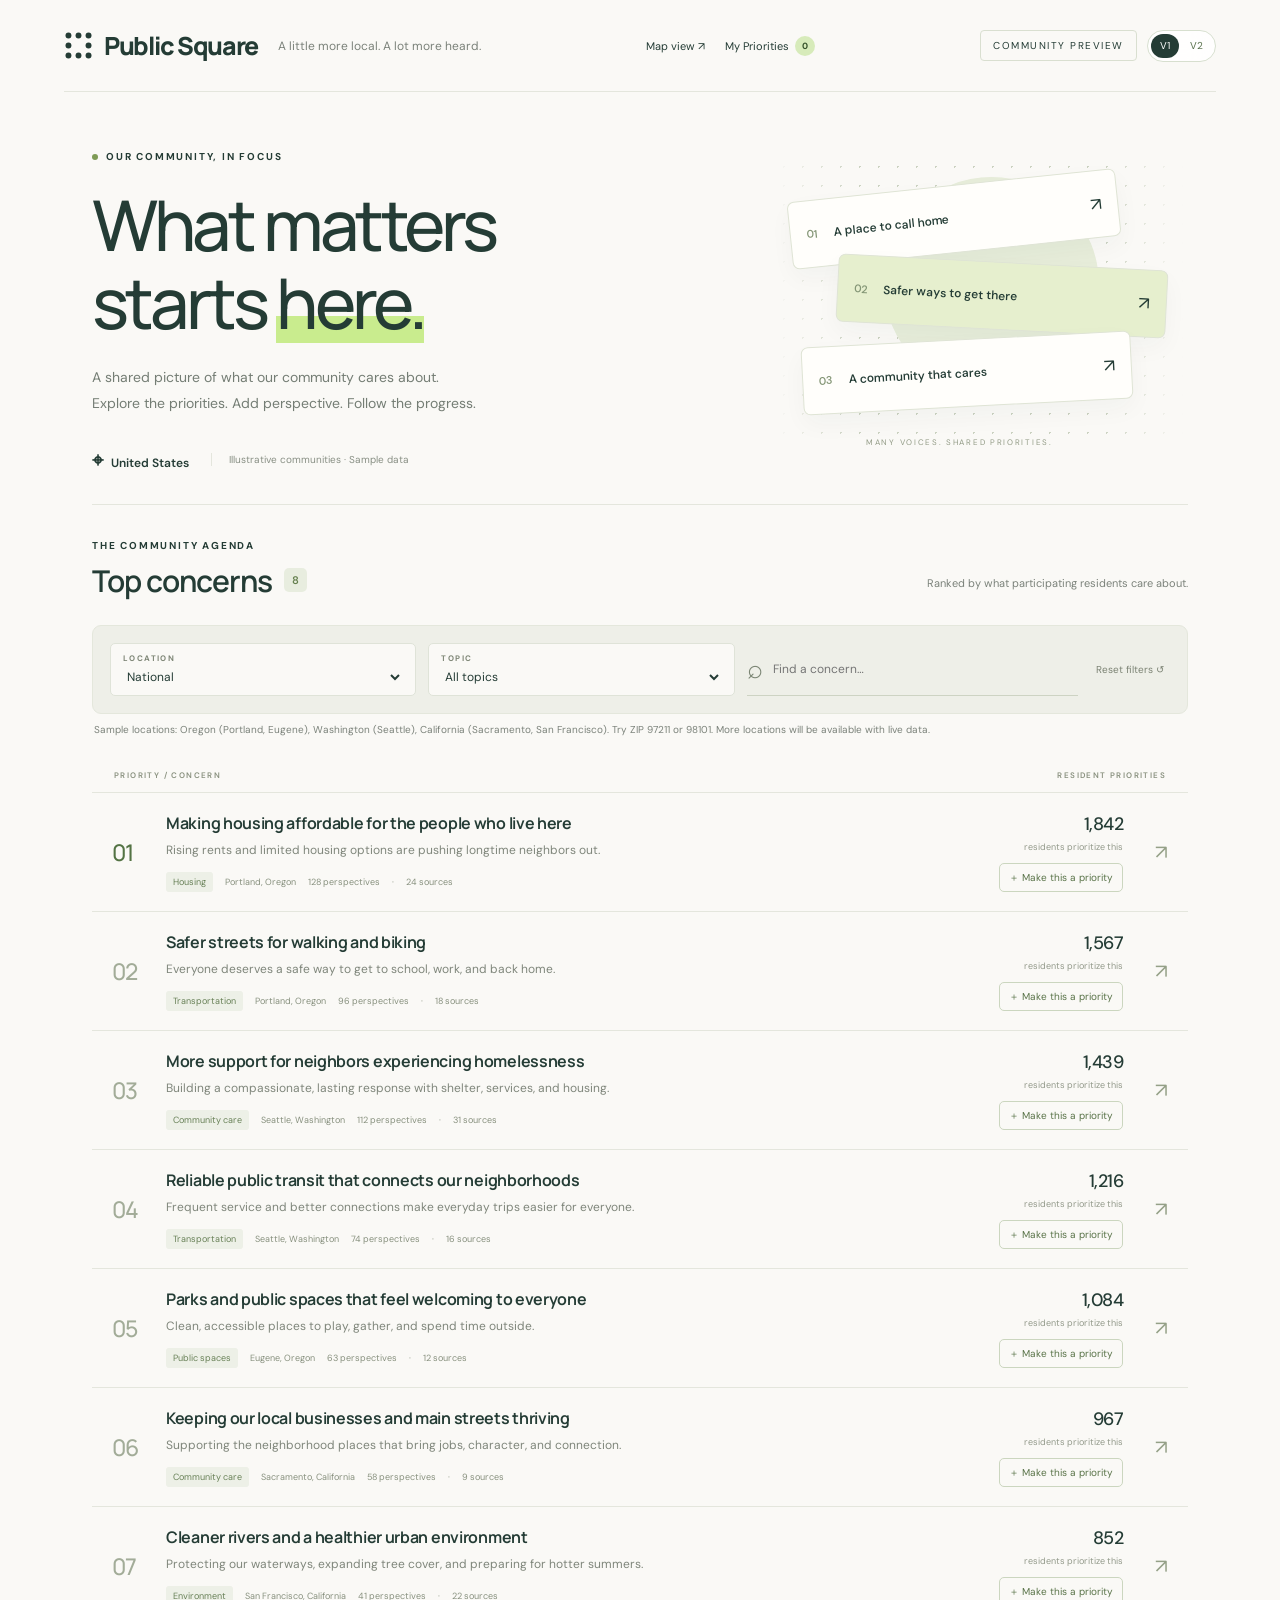
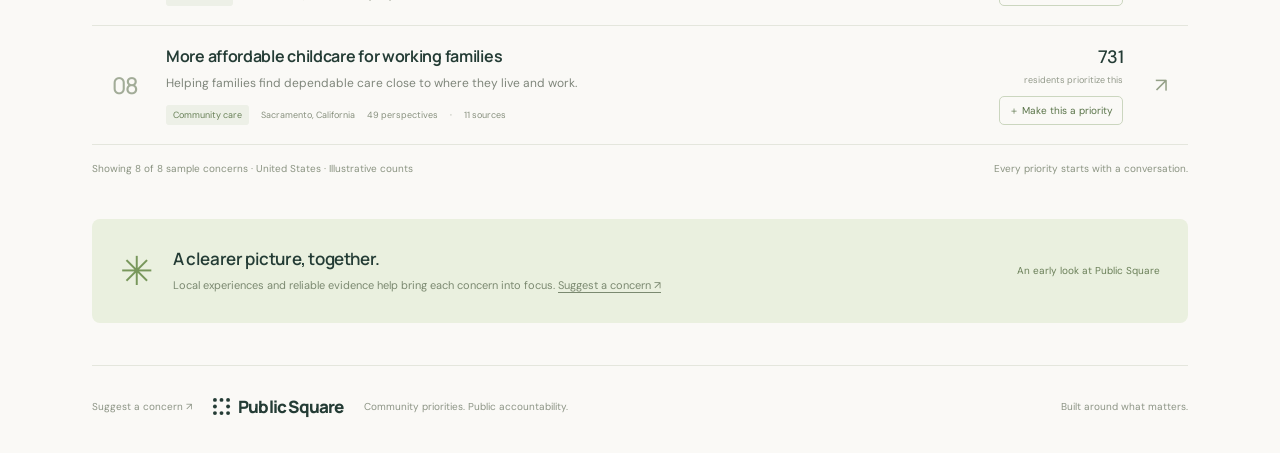
<file: v1.html>
<!doctype html>
<html lang="en">
<head><meta charset="UTF-8"><meta name="viewport" content="width=device-width, initial-scale=1.0"><title>Public Square — Community priorities</title><style>
@import url('https://fonts.googleapis.com/css2?family=DM+Sans:wght@400;450;500;550;600;650;700&family=Manrope:wght@400;500;600;650;700;750;800&display=swap');
:root{--paper:#faf9f6;--ink:#243c35;--muted:#7b827a;--line:#e4e6dd;--green:#c9ec8e}*{box-sizing:border-box}body{margin:0;background:var(--paper);color:var(--ink);font-family:'DM Sans',sans-serif;font-size:14px}button,input,select{font:inherit}a{color:inherit;text-decoration:none}.site-header{height:92px;margin:0 5%;display:flex;align-items:center;border-bottom:1px solid var(--line);gap:28px}.brand{font-family:Manrope,sans-serif;font-weight:800;font-size:25px;letter-spacing:-1.3px;display:flex;align-items:center}.brand-mark{font-size:35px;margin-right:10px;line-height:1}.brand-dot{color:#71904b}.header-note{color:var(--muted);font-size:12px}.preview-label{margin-left:auto;font-size:10px;letter-spacing:1.5px;border:1px solid #d9dfd0;padding:8px 12px;border-radius:4px}main{max-width:1160px;margin:auto;padding:0 32px}.intro{position:relative;padding:58px 0 31px;overflow:hidden}.eyebrow{font-size:10px;letter-spacing:1.8px;font-weight:700;display:flex;align-items:center;gap:8px}.eyebrow>span{width:6px;height:6px;border-radius:50%;background:#7e9b55}h1{font-family:Manrope,sans-serif;font-size:70px;line-height:1.12;letter-spacing:-3.8px;font-weight:500;margin:22px 0}h1 em{font-style:normal;background:linear-gradient(transparent 65%,var(--green) 65%,var(--green) 93%,transparent 93%)}.intro p{color:#747d74;font-size:14px;line-height:1.9}.intro-bottom{display:flex;align-items:center;gap:17px;margin-top:30px}.community{font-weight:600;font-size:12px}.community>span{font-size:20px;margin-right:5px}.demo-note{font-size:10px;color:#888f84;border-left:1px solid var(--line);padding-left:17px}.hero-art{position:absolute;right:4px;top:65px;width:410px;height:290px}.art-grid{position:absolute;inset:0;background-image:radial-gradient(#cbd2c1 1px,transparent 1px);background-size:19px 19px;mask-image:linear-gradient(to right,transparent,black 20%,black 80%,transparent)}.art-circle{position:absolute;width:215px;height:215px;border-radius:50%;background:#e7edda;left:110px;top:20px}.art-card{position:absolute;background:#fffefb;border:1px solid #dfe4d5;box-shadow:0 10px 25px #243c3509;border-radius:7px;padding:21px 16px;width:330px;font-size:12px;font-weight:550;display:flex;align-items:center;gap:16px}.art-card>span{font-size:11px;color:#839575}.art-card>b{margin-left:auto;font-size:18px;font-weight:400}.card-one{top:28px;left:15px;transform:rotate(-6deg)}.card-two{top:105px;left:63px;transform:rotate(3deg);background:#e6efce}.card-three{top:182px;left:28px;transform:rotate(-3deg)}.art-caption{position:absolute;bottom:0;left:92px;letter-spacing:1.7px;font-size:8px;color:#929b86}.priorities{border-top:1px solid var(--line);padding-top:34px}.section-heading{display:flex;justify-content:space-between;align-items:end;margin-bottom:24px}h2{font-family:Manrope,sans-serif;font-size:30px;letter-spacing:-1px;margin:8px 0 0;font-weight:600;display:flex;align-items:center;gap:12px}.count{font-family:'DM Sans',sans-serif;font-size:11px;background:#e8eddf;color:#66804f;border-radius:5px;padding:5px 8px;letter-spacing:0}.section-heading p{color:var(--muted);font-size:11px}.filters{display:flex;gap:12px;padding:17px;background:#eeefe8;border:1px solid #e4e7dc;border-radius:9px}.select-wrap{display:flex;flex-direction:column;gap:5px;background:var(--paper);border:1px solid #dfe3d8;border-radius:5px;padding:9px 12px;width:220px}.select-wrap>span{font-size:8px;letter-spacing:1.4px;color:#7e8676;font-weight:700}select{border:0;background:transparent;color:var(--ink);font-size:12px;width:100%;outline-offset:4px}.search-wrap{display:flex;align-items:center;gap:10px;margin-left:auto;border-bottom:1px solid #cdd3c3}.search-wrap>span{font-size:27px;color:#7b8574}input{background:transparent;border:0;min-width:0;width:175px;outline-offset:5px;font-size:12px;padding:12px 0;color:var(--ink)}.reset{border:0;background:none;font-size:10px;color:#7b8273;padding:6px;cursor:pointer}.list-labels{display:flex;justify-content:space-between;padding:24px 22px 12px;font-size:8px;font-weight:600;letter-spacing:1.4px;color:#89917f}.concern{display:flex;align-items:center;gap:22px;border-top:1px solid var(--line);padding:23px 20px;transition:background .15s}.concern:hover{background:#f0f2e9}.rank{font-family:Manrope,sans-serif;font-size:23px;font-weight:500;letter-spacing:-1px;width:32px;color:#a2ac98}.concern:first-child .rank{color:#537344}.concern-main{flex:1;min-width:0}.concern-title{border:0;padding:0;background:none;text-align:left;color:var(--ink);font-family:Manrope,sans-serif;font-size:16px;font-weight:650;letter-spacing:-.3px;cursor:pointer}.concern-title:hover{text-decoration:underline;text-underline-offset:4px}.concern-main p{font-size:12px;color:#7f867b;margin:7px 0 11px;line-height:1.6}.meta{display:flex;align-items:center;gap:12px;color:#87907e;font-size:9px}.tag{background:#edf0e7;padding:4px 7px;border-radius:3px;color:#688057}.priority-count{min-width:100px;text-align:right;font-size:18px;font-weight:500;letter-spacing:-.5px}.priority-count small{display:block;color:#939a8b;font-size:9px;font-weight:400;letter-spacing:0;margin-top:5px}.row-arrow{margin-left:10px;color:#94a087;font-size:20px}.list-footer{border-top:1px solid var(--line);display:flex;justify-content:space-between;padding:17px 0;font-size:10px;color:#8a9381}.invitation{margin:27px 0 42px;display:flex;gap:19px;align-items:center;background:#eaf0df;border-radius:8px;padding:26px 28px}.invitation-icon{font-size:40px;color:#78975b}.invitation h3{font-family:Manrope,sans-serif;font-size:17px;margin:0 0 6px;font-weight:600;letter-spacing:-.4px}.invitation p{font-size:11px;color:#7b8970;margin:0;line-height:1.7}.sample-badge{margin-left:auto;font-size:10px;color:#6a7f58}footer{display:flex;gap:20px;align-items:center;padding:24px 0 30px;border-top:1px solid var(--line);color:#8c9485;font-size:10px}.brand.small{font-size:17px;color:var(--ink);letter-spacing:-.8px}footer>span{margin-left:auto}.empty{padding:50px 20px;text-align:center;color:var(--muted)}dialog{border:1px solid var(--line);border-radius:14px;max-width:560px;width:calc(100% - 32px);padding:34px;background:var(--paper);color:var(--ink);box-shadow:0 20px 90px #14291f33}dialog::backdrop{background:#203c3566;backdrop-filter:blur(3px)}.close{float:right;border:0;background:none;font-size:25px;color:var(--ink);cursor:pointer}dialog h2{font-size:27px;margin:20px 0}dialog p{line-height:1.8;color:#737f6c}dialog .detail-note{font-size:12px;border-top:1px solid var(--line);padding-top:16px}button:focus-visible,a:focus-visible{outline:2px solid #67864c;outline-offset:5px}@media(min-width:1450px){main{max-width:1230px}.intro{padding-top:65px;padding-bottom:40px}}@media(max-width:900px){.hero-art{transform:scale(.75);transform-origin:right center;right:-15px}.intro p{max-width:380px}.header-note{display:none}.search-wrap{width:170px}input{width:130px}.select-wrap{width:180px}.sample-badge{display:none}}@media(max-width:650px){.site-header{height:75px;margin:0 22px}.brand{font-size:22px}.brand-mark{font-size:29px}.preview-label{font-size:7px;padding:7px;letter-spacing:1px}main{padding:0 22px}.intro{padding:36px 0 25px}.hero-art{display:none}h1{font-size:57px;letter-spacing:-3px}.intro p{font-size:13px}.intro-bottom{flex-wrap:wrap;gap:10px}.demo-note{font-size:9px}.section-heading{align-items:start;flex-direction:column;gap:9px}.section-heading p{margin:0}.filters{flex-wrap:wrap;padding:12px;gap:10px}.select-wrap{width:calc(50% - 5px)}.search-wrap{margin:0;flex:1}.search-wrap input{width:100%}.list-labels{padding-left:0;padding-right:0;font-size:7px}.concern{gap:12px;padding:22px 0}.rank{font-size:20px;width:25px}.concern-title{font-size:14px;line-height:1.5}.concern-main p{font-size:11px}.priority-count{font-size:16px;min-width:55px}.priority-count small{font-size:8px}.row-arrow{display:none}.meta{gap:8px;font-size:8px;flex-wrap:wrap}.list-footer>span:last-child{display:none}.invitation{padding:20px 17px;gap:12px}.invitation h3{font-size:15px}.invitation p{font-size:10px}footer{flex-wrap:wrap;gap:8px 15px}footer>span{display:none}footer p{font-size:9px}}

[hidden]{display:none!important}.filters{flex-wrap:wrap;align-items:stretch}.filters .select-wrap{flex:1 1 145px;width:auto;min-width:135px}.filters .search-wrap{flex:1 1 170px}.filters .search-wrap input{width:100%}.select-wrap input{width:100%;padding:0;font-size:12px}.filter-help{font-size:10px;color:var(--muted);line-height:1.6;margin:8px 2px}.filter-help:empty{display:none}.community #community-name{font-size:12px}


.version-switcher{position:fixed;bottom:18px;right:20px;z-index:50;display:flex;align-items:center;gap:5px;padding:6px;background:#fffffff2;border:1px solid #d7dfcf;border-radius:40px;box-shadow:0 5px 25px #10271d26;font:11px 'DM Sans',sans-serif;color:#263e32;backdrop-filter:blur(12px)}.version-switcher>span{padding:0 9px;color:#7b8774;font-size:9px;letter-spacing:1px}.version-switcher a{display:block;border-radius:30px;padding:9px 13px;color:#58704b}.version-switcher a[aria-current=page]{background:#243c35;color:#fff}.version-switcher a:hover{background:#e7efd9;color:#243c35}@media(max-width:650px){.version-switcher{bottom:12px;right:12px}.version-switcher>span{display:none}footer{padding-bottom:75px}}

/* Compact version control shared by all screens. */
.header-controls{margin-left:auto;display:flex;align-items:center;gap:12px;flex-shrink:0}.header-controls .preview-label{margin-left:0;white-space:nowrap}.version-switcher{position:static;display:inline-flex;align-items:center;gap:2px;padding:3px;border:1px solid #d7dfcf;border-radius:30px;background:#ffffffd9;box-shadow:none;font:10px 'DM Sans',sans-serif;color:#263e32}.version-switcher a{display:block;padding:6px 9px;border-radius:20px;color:#58704b;line-height:1.2}.version-switcher a[aria-current=page]{background:#243c35;color:white}.version-switcher a:hover{background:#e7efd9;color:#243c35}.hero-header .version-switcher{background:#ffffff16;border-color:#ffffff65}.hero-header .version-switcher a{color:#fff}.hero-header .version-switcher a[aria-current=page]{background:#d3ef9d;color:#243c35}.hero-header .hero-nav{margin-left:auto}.hero-header .header-controls{margin-left:0}.landing-hero{padding-bottom:clamp(70px,10svh,120px)}.hero-message{padding-bottom:38px}.hero-filter-panel{margin-top:12px}@media(max-width:650px){.header-controls{gap:7px}.site-header,.hero-header{gap:10px}.site-header .brand,.hero-header .brand{font-size:18px;letter-spacing:-.8px}.site-header .brand-mark{font-size:24px;margin-right:6px}.header-controls .preview-label{font-size:6px;letter-spacing:.6px;padding:7px 5px}.version-switcher a{padding:6px 7px;font-size:9px}.hero-header .header-controls{margin-left:auto}.landing-hero{padding-bottom:48px}.hero-message{padding-top:45px;padding-bottom:30px}footer{padding-bottom:30px}}
.atlas-link{font-size:11px;white-space:nowrap;margin-left:auto}.hero-header .atlas-link{color:white}.hero-header .hero-nav{display:none}@media(max-width:650px){.atlas-link{font-size:9px}.site-header .header-note{display:none}.header-controls .preview-label{display:none}.hero-header{gap:12px}.header-controls{margin-left:0}}
.brand .square-logo{width:32px;height:32px;flex-shrink:0;margin-right:10px}.brand{white-space:nowrap}.brand.small .square-logo{width:23px;height:23px;margin-right:7px}@media(max-width:650px){.brand .square-logo{width:25px;height:25px;margin-right:7px}.hero-header .brand{font-size:18px}}.brand .square-logo{width:29px;height:29px;margin-right:11px}.brand.small .square-logo{width:19px;height:19px}@media(max-width:650px){.brand .square-logo{width:23px;height:23px;margin-right:8px}.brand.small .square-logo{width:19px;height:19px}}

.priority-button{display:inline-flex;align-items:center;justify-content:center;gap:6px;background:transparent;border:1px solid #cbd6bf;border-radius:5px;padding:8px 11px;color:#597348;font-size:10px;cursor:pointer;margin-top:12px;line-height:1.5}.priority-button:hover{background:#e7efd9}.priority-button.is-priority{background:#d9eac0;border-color:#b3ca95;color:#344f29}.rank-card .priority-button{width:100%;font-size:12px;padding:12px}.priority-nav{white-space:nowrap;font-size:11px;display:flex;align-items:center;gap:6px}.priority-nav b{background:#d7ebba;color:#35522a;font-size:9px;border-radius:15px;padding:4px 6px;min-width:20px;text-align:center}.save-note{font-size:10px;color:#87947b;line-height:1.8}.priority-status{position:fixed;bottom:20px;left:50%;transform:translateX(-50%);background:#263f33;color:white;border-radius:7px;padding:13px 20px;font-size:12px;box-shadow:0 4px 20px #0002;z-index:100;max-width:calc(100% - 32px);width:max-content;pointer-events:none}.priority-status:empty{display:none}.priorities-intro{padding:38px 0 27px}.priorities-intro h1{font-size:45px;letter-spacing:-2px;margin:14px 0}.priorities-intro p{font-size:13px;color:#7b8970;line-height:1.9}.priority-budget{display:flex;align-items:center;gap:14px;padding:20px 24px;background:#eaf0df;border-radius:8px;margin-bottom:25px}.priority-budget strong{font-size:28px;font-weight:500}.priority-budget p{font-size:11px;color:#718462;line-height:1.8;margin:0}.saved-concern{display:flex;align-items:center;gap:20px;padding:25px 0;border-bottom:1px solid var(--line)}.saved-concern>div{flex:1}.saved-concern h2{font-size:18px;letter-spacing:-.5px;margin:12px 0 8px;line-height:1.5}.saved-concern p{font-size:12px;color:#7b8870;line-height:1.8}.remove-priority{border:1px solid #dce2d3;border-radius:5px;padding:10px 12px;background:none;font-size:11px;color:#7e8a72;cursor:pointer}.remove-priority:hover{background:#efece4;color:#654d36}.priority-empty{text-align:center;border:1px dashed #d3ddc8;border-radius:9px;padding:55px 20px;margin:20px 0 55px}.priority-empty>span{font-size:35px;color:#a5b88d}.priority-empty h2{justify-content:center;font-size:25px;margin-top:17px}.priority-empty p{font-size:13px;color:#869479;line-height:1.8}.priority-empty .find-button{display:inline-flex;margin-top:16px}.priorities-page footer{margin-top:45px}.priorities-page .back-link{display:inline-block;margin-top:28px}.hero-header .priority-nav{color:white}.site-header,.hero-header{gap:20px}.header-controls{gap:10px}@media(max-width:800px){.priority-nav{font-size:9px;gap:4px}.header-controls .preview-label{display:none}.site-header,.hero-header{gap:12px}.header-note{display:none}}@media(max-width:450px){.brand{font-size:17px!important;letter-spacing:-.6px!important}.brand .square-logo{width:21px!important;height:21px!important;margin-right:6px!important}.site-header,.hero-header{gap:9px}.priority-nav{font-size:8px}.atlas-link{font-size:8px}.header-controls{gap:3px}.version-switcher a{font-size:8px;padding:5px}.priorities-intro h1{font-size:35px}.saved-concern{align-items:start}.saved-concern h2{font-size:15px}.remove-priority{padding:8px;font-size:10px}.priority-budget{padding:16px}}

.concern .priority-count{flex:0 0 155px}.concern .priority-count .priority-button{margin-top:10px;letter-spacing:normal;font-weight:400;padding:6px 9px}.concern{padding-top:19px;padding-bottom:19px}@media(max-width:650px){.concern .priority-count{flex-basis:118px;min-width:118px}.concern .priority-count .priority-button{font-size:9px;padding:6px;margin-top:8px}.concern{gap:10px;padding-top:17px;padding-bottom:17px}}
</style></head>
<body>
<header class="site-header"><a class="brand" href="./"><svg class="square-logo" aria-hidden="true" viewBox="7 7 26 26" fill="none"><circle cx="11" cy="11" r="2.65" fill="currentColor"/><circle cx="20" cy="11" r="2.65" fill="currentColor"/><circle cx="29" cy="11" r="2.65" fill="currentColor"/><circle cx="11" cy="20" r="2.65" fill="currentColor"/><circle cx="29" cy="20" r="2.65" fill="currentColor"/><circle cx="11" cy="29" r="2.65" fill="currentColor"/><circle cx="20" cy="29" r="2.65" fill="currentColor"/><circle cx="29" cy="29" r="2.65" fill="currentColor"/></svg>Public Square</a><span class="header-note">A little more local. A lot more heard.</span><a class="atlas-link" href="map.html">Map view ↗</a><a class="priority-nav" href="priorities.html">My Priorities <b data-priority-count>0</b></a><div class="header-controls"><span class="preview-label">COMMUNITY PREVIEW</span><nav class="version-switcher" aria-label="Design version"><a href="v1.html" title="V1: Original design" aria-current="page">V1</a><a href="index.html" title="V2: Community design" >V2</a></nav></div></header>
<main>
<section class="intro"><div class="eyebrow"><span></span> OUR COMMUNITY, IN FOCUS</div><h1>What matters<br>starts <em>here.</em></h1><p>A shared picture of what our community cares about.<br class="desktop-break"> Explore the priorities. Add perspective. Follow the progress.</p><div class="intro-bottom"><span class="community"><span aria-hidden="true">⌖</span> <span id="community-name">United States</span></span><span class="demo-note">Illustrative communities · Sample data</span></div><div class="hero-art" aria-hidden="true"><div class="art-grid"></div><div class="art-circle"></div><div class="art-card card-one"><span>01</span> A place to call home <b>↗</b></div><div class="art-card card-two"><span>02</span> Safer ways to get there <b>↗</b></div><div class="art-card card-three"><span>03</span> A community that cares <b>↗</b></div><span class="art-caption">MANY VOICES. SHARED PRIORITIES.</span></div></section>
<section class="priorities" aria-labelledby="list-title"><div class="section-heading"><div><div class="eyebrow">THE COMMUNITY AGENDA</div><h2 id="list-title">Top concerns<span class="count" id="count">8</span></h2></div><p>Ranked by what participating residents care about.</p></div>
<form class="filters" id="filters"><label class="select-wrap"><span>LOCATION</span><select id="location" aria-label="Location level"><option value="national">National</option><option value="state">State</option><option value="city">City</option><option value="zip">ZIP code</option></select></label><label class="select-wrap" id="state-field" hidden><span>STATE</span><select id="state" aria-label="Select state"><option>Oregon</option><option>Washington</option><option>California</option></select></label><label class="select-wrap" id="city-field" hidden><span>CITY</span><select id="city" aria-label="Select city"></select></label><label class="select-wrap" id="zip-field" hidden><span>ZIP CODE</span><input id="zip" type="text" inputmode="numeric" maxlength="5" pattern="[0-9]{5}" placeholder="Enter ZIP" aria-label="Enter ZIP code" aria-describedby="zip-message"></label><label class="select-wrap"><span>TOPIC</span><select id="topic" aria-label="Filter by topic"><option value="all">All topics</option><option>Housing</option><option>Transportation</option><option>Public spaces</option><option>Community care</option><option>Environment</option></select></label><label class="search-wrap"><span aria-hidden="true">⌕</span><input id="search" type="search" placeholder="Find a concern…" aria-label="Search concerns"></label><button class="reset" type="reset">Reset filters ↺</button></form><p id="zip-message" class="filter-help" aria-live="polite"></p><p class="filter-help">Sample locations: Oregon (Portland, Eugene), Washington (Seattle), California (Sacramento, San Francisco). Try ZIP 97211 or 98101. More locations will be available with live data.</p>
<div class="list-labels"><span>PRIORITY / CONCERN</span><span>RESIDENT PRIORITIES</span></div><div id="concerns" aria-live="polite"></div><div class="list-footer"><span id="results"></span><span>Every priority starts with a conversation.</span></div></section>
<aside class="invitation"><span class="invitation-icon" aria-hidden="true">✳</span><div><h3>A clearer picture, together.</h3><p>Local experiences and reliable evidence help bring each concern into focus. <a href="suggest.html" style="text-decoration:underline;text-underline-offset:3px">Suggest a concern ↗</a></p></div><span class="sample-badge">An early look at Public Square</span></aside>
<footer><a href="suggest.html">Suggest a concern ↗</a><a class="brand small" href="./"><svg class="square-logo" aria-hidden="true" viewBox="7 7 26 26" fill="none"><circle cx="11" cy="11" r="2.65" fill="currentColor"/><circle cx="20" cy="11" r="2.65" fill="currentColor"/><circle cx="29" cy="11" r="2.65" fill="currentColor"/><circle cx="11" cy="20" r="2.65" fill="currentColor"/><circle cx="29" cy="20" r="2.65" fill="currentColor"/><circle cx="11" cy="29" r="2.65" fill="currentColor"/><circle cx="20" cy="29" r="2.65" fill="currentColor"/><circle cx="29" cy="29" r="2.65" fill="currentColor"/></svg>Public Square</a><p>Community priorities. Public accountability.</p><span>Built around what matters.</span></footer>
</main><dialog id="detail"><button class="close" aria-label="Close concern details">×</button><div id="detail-content"></div></dialog><script>const concerns = [
  {title:'Making housing affordable for the people who live here',description:'Rising rents and limited housing options are pushing longtime neighbors out.',topic:'Housing',state:'Oregon',city:'Portland',zip:'97211',priorities:1842,comments:128,sources:24},
  {title:'Safer streets for walking and biking',description:'Everyone deserves a safe way to get to school, work, and back home.',topic:'Transportation',state:'Oregon',city:'Portland',zip:'97214',priorities:1567,comments:96,sources:18},
  {title:'More support for neighbors experiencing homelessness',description:'Building a compassionate, lasting response with shelter, services, and housing.',topic:'Community care',state:'Washington',city:'Seattle',zip:'98101',priorities:1439,comments:112,sources:31},
  {title:'Reliable public transit that connects our neighborhoods',description:'Frequent service and better connections make everyday trips easier for everyone.',topic:'Transportation',state:'Washington',city:'Seattle',zip:'98103',priorities:1216,comments:74,sources:16},
  {title:'Parks and public spaces that feel welcoming to everyone',description:'Clean, accessible places to play, gather, and spend time outside.',topic:'Public spaces',state:'Oregon',city:'Eugene',zip:'97401',priorities:1084,comments:63,sources:12},
  {title:'Keeping our local businesses and main streets thriving',description:'Supporting the neighborhood places that bring jobs, character, and connection.',topic:'Community care',state:'California',city:'Sacramento',zip:'95814',priorities:967,comments:58,sources:9},
  {title:'Cleaner rivers and a healthier urban environment',description:'Protecting our waterways, expanding tree cover, and preparing for hotter summers.',topic:'Environment',state:'California',city:'San Francisco',zip:'94103',priorities:852,comments:41,sources:22},
  {title:'More affordable childcare for working families',description:'Helping families find dependable care close to where they live and work.',topic:'Community care',state:'California',city:'Sacramento',zip:'95816',priorities:731,comments:49,sources:11}
];
const list = document.querySelector('#concerns');
const locationFilter = document.querySelector('#location');
const stateFilter = document.querySelector('#state');
const cityFilter = document.querySelector('#city');
const zipFilter = document.querySelector('#zip');
const zipMessage = document.querySelector('#zip-message');
const topicFilter = document.querySelector('#topic');
const search = document.querySelector('#search');
const format = number => number.toLocaleString('en-US');
function updateLocation(){
  const scope = locationFilter.value;
  document.querySelector('#state-field').hidden = !['state','city'].includes(scope);
  document.querySelector('#city-field').hidden = scope !== 'city';
  document.querySelector('#zip-field').hidden = scope !== 'zip';
  const cities = [...new Set(concerns.filter(c => c.state === stateFilter.value).map(c => c.city))];
  const previous = cityFilter.value;
  cityFilter.replaceChildren(...cities.map(city => new Option(city,city)));
  if(cities.includes(previous)) cityFilter.value = previous;
  render();
}
function render(){
  const query = search.value.trim().toLowerCase();
  const scope = locationFilter.value;
  const zip = zipFilter.value.trim();
  const validZip = /^\d{5}$/.test(zip);
  zipFilter.setAttribute('aria-invalid', String(scope === 'zip' && zip.length > 0 && !validZip));
  zipMessage.textContent = scope === 'zip' && !validZip ? 'Enter a 5-digit ZIP code.' : '';
  const area = scope === 'national' ? 'United States' : scope === 'state' ? stateFilter.value : scope === 'city' ? `${cityFilter.value}, ${stateFilter.value}` : validZip ? `ZIP ${zip}` : 'Choose a ZIP code';
  document.querySelector('#community-name').textContent = area;
  const filtered = concerns.filter(c => (scope === 'national' || scope === 'state' && c.state === stateFilter.value || scope === 'city' && c.state === stateFilter.value && c.city === cityFilter.value || scope === 'zip' && validZip && c.zip === zip) && (topicFilter.value === 'all' || c.topic === topicFilter.value) && `${c.title} ${c.description} ${c.topic}`.toLowerCase().includes(query));
  list.innerHTML = filtered.length ? filtered.map(c => {
    const index = concerns.indexOf(c);
    return `<article class="concern" id="concern-${index+1}"><span class="rank">${String(index+1).padStart(2,'0')}</span><div class="concern-main"><button class="concern-title" data-index="${index}">${c.title}</button><p>${c.description}</p><div class="meta"><span class="tag">${c.topic}</span><span>${c.city}, ${c.state}</span><span>${c.comments} perspectives</span><span>·</span><span>${c.sources} sources</span></div></div><div class="priority-count">${format(c.priorities)}<small>residents prioritize this</small><button class="priority-button" data-priority="concern-${index+1}" aria-pressed="false">＋ Make this a priority</button></div><span class="row-arrow" aria-hidden="true">↗</span></article>`;
  }).join('') : '<p class="empty">No concerns match these filters. Try another topic or location.</p>';
  document.querySelector('#count').textContent = filtered.length;
  document.querySelector('#results').textContent = `Showing ${filtered.length} of ${concerns.length} sample concerns · ${area} · Illustrative counts`;
  if(window.syncPriorityUI) window.syncPriorityUI();
}
locationFilter.addEventListener('change',updateLocation);
stateFilter.addEventListener('change',updateLocation);
[cityFilter,topicFilter].forEach(el => el.addEventListener('change',render));
zipFilter.addEventListener('input',render);
document.querySelector('#filters').addEventListener('submit',event => {
  event.preventDefault();
  if(locationFilter.value === 'zip' && !/^\d{5}$/.test(zipFilter.value.trim())){render();zipFilter.focus();return;}
  if(document.body.classList.contains('results-page')){render();return;}
  const params = new URLSearchParams({level:locationFilter.value,state:stateFilter.value,city:cityFilter.value,zip:zipFilter.value.trim(),topic:topicFilter.value,q:search.value});
  window.location.href = `results.html?${params}`;
});
search.addEventListener('input',render);
document.querySelector('#filters').addEventListener('reset',()=>setTimeout(updateLocation,0));
list.addEventListener('click',event=>{
 const button=event.target.closest('[data-index]');if(!button)return;
 const index=Number(button.dataset.index);if(!concerns[index])return;
 const filters=new URLSearchParams({level:locationFilter.value,state:stateFilter.value,city:cityFilter.value,zip:zipFilter.value,topic:topicFilter.value,q:search.value});
 const page=window.location.pathname.split('/').pop()||'index.html';
 const back=`${page}?${filters}#concern-${index+1}`;
 window.location.href=`concern.html?${new URLSearchParams({id:`concern-${index+1}`,back})}`;
});
const params = new URLSearchParams(window.location.search);
if(['national','state','city','zip'].includes(params.get('level'))) locationFilter.value=params.get('level');
if(['Oregon','Washington','California'].includes(params.get('state'))) stateFilter.value=params.get('state');
updateLocation();
if([...cityFilter.options].some(o=>o.value===params.get('city'))) cityFilter.value=params.get('city');
if([...topicFilter.options].some(o=>o.value===params.get('topic'))) topicFilter.value=params.get('topic');
zipFilter.value=params.get('zip')||'';
search.value=params.get('q')||'';
render();
if(/^#concern-[1-8]$/.test(window.location.hash)) requestAnimationFrame(()=>document.getElementById(window.location.hash.slice(1))?.scrollIntoView({block:'center'}));
</script>
<div id="priority-announcement" class="priority-status" role="status" aria-live="polite" aria-atomic="true"></div><script>function createPriorityStore(storage,validIds){
 const key='public-square-priorities-v1',allowed=new Set(validIds);let saved=[],persistent=true;
 try{const raw=JSON.parse(storage.getItem(key)||'[]');if(Array.isArray(raw))saved=[...new Set(raw.filter(id=>allowed.has(id)))].slice(0,10);}catch{persistent=false;}
 return {get ids(){return [...saved]},get persistent(){return persistent},has(id){return saved.includes(id)},toggle(id){if(!allowed.has(id))return 'invalid';const previous=[...saved];if(saved.includes(id))saved=saved.filter(x=>x!==id);else{if(saved.length>=10)return 'limit';saved.push(id)}try{storage.setItem(key,JSON.stringify(saved));persistent=true;}catch{persistent=false;}return previous.includes(id)?'removed':'added';},reload(){try{const raw=JSON.parse(storage.getItem(key)||'[]');saved=Array.isArray(raw)?[...new Set(raw.filter(id=>allowed.has(id)))].slice(0,10):[];}catch{persistent=false;}}};
}

const priorityCatalog=[{"title": "Making housing affordable for the people who live here", "description": "Rising rents and limited housing options are pushing longtime neighbors out.", "topic": "Housing", "state": "Oregon", "city": "Portland", "zip": "97211", "priorities": 1842, "comments": 128, "sources": 24, "id": "concern-1"}, {"title": "Safer streets for walking and biking", "description": "Everyone deserves a safe way to get to school, work, and back home.", "topic": "Transportation", "state": "Oregon", "city": "Portland", "zip": "97214", "priorities": 1567, "comments": 96, "sources": 18, "id": "concern-2"}, {"title": "More support for neighbors experiencing homelessness", "description": "Building a compassionate, lasting response with shelter, services, and housing.", "topic": "Community care", "state": "Washington", "city": "Seattle", "zip": "98101", "priorities": 1439, "comments": 112, "sources": 31, "id": "concern-3"}, {"title": "Reliable public transit that connects our neighborhoods", "description": "Frequent service and better connections make everyday trips easier for everyone.", "topic": "Transportation", "state": "Washington", "city": "Seattle", "zip": "98103", "priorities": 1216, "comments": 74, "sources": 16, "id": "concern-4"}, {"title": "Parks and public spaces that feel welcoming to everyone", "description": "Clean, accessible places to play, gather, and spend time outside.", "topic": "Public spaces", "state": "Oregon", "city": "Eugene", "zip": "97401", "priorities": 1084, "comments": 63, "sources": 12, "id": "concern-5"}, {"title": "Keeping our local businesses and main streets thriving", "description": "Supporting the neighborhood places that bring jobs, character, and connection.", "topic": "Community care", "state": "California", "city": "Sacramento", "zip": "95814", "priorities": 967, "comments": 58, "sources": 9, "id": "concern-6"}, {"title": "Cleaner rivers and a healthier urban environment", "description": "Protecting our waterways, expanding tree cover, and preparing for hotter summers.", "topic": "Environment", "state": "California", "city": "San Francisco", "zip": "94103", "priorities": 852, "comments": 41, "sources": 22, "id": "concern-7"}, {"title": "More affordable childcare for working families", "description": "Helping families find dependable care close to where they live and work.", "topic": "Community care", "state": "California", "city": "Sacramento", "zip": "95816", "priorities": 731, "comments": 49, "sources": 11, "id": "concern-8"}];
let priorityStorage;try{priorityStorage=window.localStorage;}catch{priorityStorage={getItem(){throw Error('Unavailable')},setItem(){throw Error('Unavailable')}}}
const priorityStore=createPriorityStore(priorityStorage,priorityCatalog.map(c=>c.id));
function syncPriorityUI(){
 document.querySelectorAll('[data-priority]').forEach(button=>{const selected=priorityStore.has(button.dataset.priority);button.setAttribute('aria-pressed',String(selected));button.classList.toggle('is-priority',selected);button.textContent=selected?'✓ My priority':'＋ Make this a priority';});
 document.querySelectorAll('[data-priority-count]').forEach(el=>el.textContent=priorityStore.ids.length);
 document.querySelectorAll('[data-save-note]').forEach(el=>el.textContent=priorityStore.persistent?'Saved in this browser only. Your choices do not change community rankings.':'Browser storage is unavailable. Choices last only while this page stays open.');
 const target=document.querySelector('#my-priority-list');
 if(target){const choices=priorityCatalog.filter(c=>priorityStore.has(c.id));target.innerHTML=choices.length?choices.map(c=>`<article class="saved-concern"><div><span class="tag">${c.topic}</span><h2><a href="concern.html?id=${c.id}&amp;back=priorities.html">${c.title} ↗</a></h2><p>${c.city}, ${c.state} · ${c.description}</p></div><button class="remove-priority" data-remove-priority="${c.id}" aria-label="Remove ${c.title} from my priorities">Remove ×</button></article>`).join(''):'<div class="priority-empty"><span aria-hidden="true">＋</span><h2>What matters most to you?</h2><p>Choose up to 10 concerns to start your personal priority list.</p><a class="find-button" href="results.html">Explore concerns ↗</a></div>';}
}
function announcePriority(message){document.querySelector('#priority-announcement').textContent=message;}
document.addEventListener('click',event=>{const button=event.target.closest('[data-priority], [data-remove-priority]');if(!button)return;const id=button.dataset.priority||button.dataset.removePriority;const next=button.matches('[data-remove-priority]')?button.closest('article').nextElementSibling?.querySelector('button'):null;const result=priorityStore.toggle(id);syncPriorityUI();announcePriority(result==='limit'?'You have 10 priorities. Remove one in My Priorities before adding another.':result==='added'?`Added to your priorities. ${priorityStore.ids.length} of 10 selected.`:`Removed from your priorities. ${priorityStore.ids.length} of 10 selected.`);if(button.dataset.removePriority){if(next&&next.isConnected)next.focus();else document.querySelector('#priorities-heading')?.focus();}});
window.addEventListener('storage',event=>{if(event.key==='public-square-priorities-v1'||event.key===null){priorityStore.reload();syncPriorityUI();}});
syncPriorityUI();
</script></body></html>
</file>
<file: suggest.css>
:root{--paper:#faf9f6;--ink:#243c35;--muted:#59675d;--line:#dce1d6;--green:#c9ec8e}*{box-sizing:border-box}body{margin:0;background:var(--paper);color:var(--ink);font-family:Arial,sans-serif;font-size:15px;line-height:1.6}a{color:inherit;text-underline-offset:4px}button,input,textarea,select{font:inherit;color:inherit}button{cursor:pointer;background:transparent;border:1px solid #9caa92;border-radius:6px;padding:11px 16px;line-height:1.4}button:hover{background:#e9efdf}button.primary{background:var(--ink);color:white;border-color:var(--ink)}button.primary:hover{background:#3d574a}button:disabled{opacity:.6;cursor:default}a:focus-visible,button:focus-visible,input:focus-visible,textarea:focus-visible,select:focus-visible,[tabindex]:focus-visible{outline:3px solid #668840;outline-offset:4px}.site-header{max-width:1320px;padding:24px 30px;margin:auto;display:flex;align-items:center;gap:28px;border-bottom:1px solid var(--line)}.brand{display:flex;align-items:center;gap:10px;font-size:24px;font-weight:700;letter-spacing:-1px;text-decoration:none;white-space:nowrap}.site-header nav{margin-left:auto;display:flex;gap:24px;font-size:13px}.badge,.eyebrow{font-size:10px;letter-spacing:1.5px;font-weight:bold}.badge{border:1px solid var(--line);padding:7px 10px;border-radius:4px}.skip-link{position:absolute;top:-100px;left:15px;background:white;padding:10px;z-index:10}.skip-link:focus{top:10px}main{max-width:1180px;margin:auto;padding:0 30px}.back-link{display:inline-block;margin-top:28px;font-size:12px;color:var(--muted)}.intro{padding:32px 0 22px}.eyebrow{margin:0 0 12px}h1{font-size:clamp(35px,5vw,62px);font-weight:500;line-height:1.12;letter-spacing:-2.3px;margin:16px 0 20px}h1 em{font-style:normal;background:linear-gradient(transparent 65%,var(--green) 65%,var(--green) 94%,transparent 94%)}.intro>p:last-child{color:var(--muted);line-height:1.8}.privacy{display:flex;align-items:flex-start;gap:20px;padding:22px 24px;background:#eaf0df;border:1px solid #d5dfc7;border-radius:8px;margin:0 0 30px}.privacy>span{font-size:32px}.privacy p{margin:5px 0 0;font-size:12px;color:#4d6045}.privacy strong{font-size:14px}.workspace{display:grid;grid-template-columns:minmax(0,1.6fr) minmax(0,1fr);gap:26px;align-items:start}.panel{background:#fffefb;border:1px solid var(--line);border-radius:10px;padding:26px;min-width:0}.sidebar{display:grid;gap:24px}h2{font-size:23px;letter-spacing:-.7px;line-height:1.3;font-weight:600;margin:0 0 14px}.section-top{display:flex;align-items:center;justify-content:space-between;gap:12px}.section-top h2{margin-bottom:0}#save-state{font-size:11px;color:var(--muted);text-align:right}.hint{font-size:12px;color:var(--muted);line-height:1.7;margin:8px 0 14px}label,legend{display:block;font-weight:600;font-size:13px;margin:20px 0 7px}input,textarea,select{display:block;width:100%;background:#fafbf7;border:1px solid #a6b19b;border-radius:5px;padding:12px;min-height:45px}textarea{resize:vertical}fieldset{padding:0;margin:24px 0 0;border:0;min-width:0}legend{margin:0;padding:0}fieldset .hint{margin-top:7px}.error{color:#9a332a;font-size:12px;margin:5px 0 0}.error:empty{display:none}[aria-invalid=true]{border-color:#9a332a}.actions{display:flex;flex-wrap:wrap;gap:10px}.form-actions{border-top:1px solid var(--line);padding-top:24px;margin-top:28px}.notice{background:#fff2d8;border:1px solid #c5a35e;padding:14px;border-radius:6px;font-size:13px}.match,.draft-card{border-top:1px solid var(--line);padding:16px 0;overflow-wrap:anywhere}.match h3,.draft-card h3{font-size:14px;line-height:1.5;margin:0 0 6px}.match p,.draft-card p{font-size:12px;color:var(--muted);margin:6px 0 10px}.match a{font-size:12px}.draft-card button{font-size:12px;padding:7px 10px}.draft-card.active{border-left:3px solid #708e4a;padding-left:12px}.draft-panel .section-top button{font-size:12px;white-space:nowrap}.status{position:sticky;bottom:16px;width:fit-content;max-width:100%;background:var(--ink);color:white;padding:12px 18px;border-radius:6px;font-size:13px;z-index:2}.status:empty{display:none}footer{margin-top:45px;border-top:1px solid var(--line);padding:22px 0;display:flex;gap:22px;flex-wrap:wrap;font-size:11px;color:var(--muted)}footer span{margin-left:auto}dialog{background:var(--paper);color:var(--ink);border:1px solid var(--line);border-radius:12px;padding:30px;max-width:620px;width:calc(100% - 32px);max-height:90vh;overflow:auto;box-shadow:0 20px 90px #14291f33}dialog::backdrop{background:#203c3577}dialog h2{font-size:28px;overflow-wrap:anywhere}.close{float:right;border:0;font-size:26px;padding:0 7px}.draft-label{font-size:10px;letter-spacing:1px;color:#4b633b}.preserve-lines{white-space:pre-wrap;overflow-wrap:anywhere}.privacy-note{border-top:1px solid var(--line);padding-top:18px;font-size:12px;color:var(--muted)}[hidden]{display:none!important}@media(max-width:800px){.badge{display:none}.workspace{grid-template-columns:minmax(0,1fr)}.sidebar{grid-template-columns:repeat(2,minmax(0,1fr))}.site-header{padding:20px}.site-header nav{gap:14px;font-size:12px}.brand{font-size:20px}main{padding:0 20px}.desktop-break{display:none}}@media(max-width:540px){.site-header{flex-wrap:wrap;gap:12px}.site-header nav{margin:0;width:100%;justify-content:space-between}.sidebar{grid-template-columns:minmax(0,1fr)}.panel{padding:20px}.privacy{padding:18px;gap:12px}.privacy>span{display:none}.intro{padding-top:22px}h1{letter-spacing:-1.3px}.section-top{align-items:flex-start}.form-actions button{width:100%}footer span{margin-left:0}dialog{padding:22px}}
</file>
